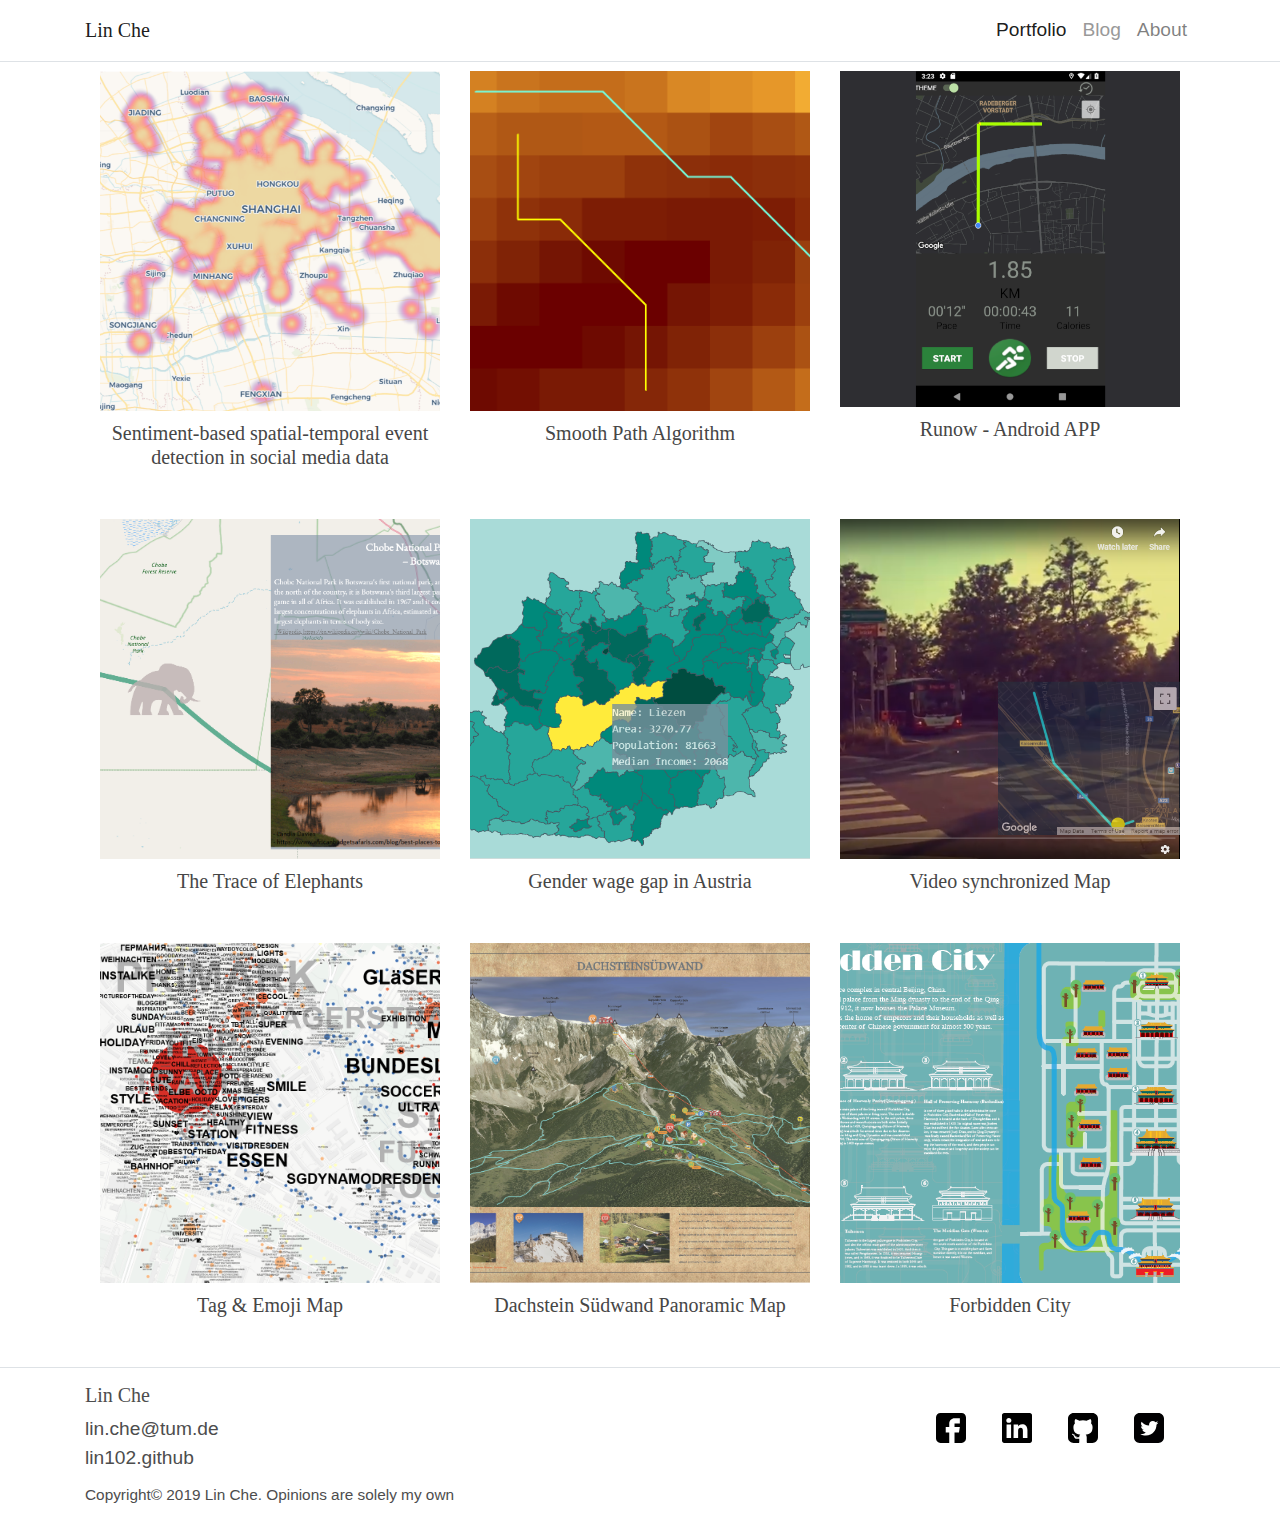
<file: index.html>
<!doctype html>
<html lang="en">
  <head>
    <!-- Required meta tags -->
    <meta charset="utf-8">
    <meta name="viewport" content="width=device-width, initial-scale=1, shrink-to-fit=no">
    <link rel="icon" href="img/lin.png">
    <!-- Bootstrap CSS -->
    <link rel="stylesheet" href="https://stackpath.bootstrapcdn.com/bootstrap/4.3.1/css/bootstrap.min.css" integrity="sha384-ggOyR0iXCbMQv3Xipma34MD+dH/1fQ784/j6cY/iJTQUOhcWr7x9JvoRxT2MZw1T" crossorigin="anonymous">

    <title>Lin Che</title>
    <link rel="stylesheet" href="css/lin_website.css">
  </head>
  <body>
  	
	<div class="container">
	
	<!--Header fixed navigation bar-->
	<nav class="row navbar fixed-top navbar-expand-sm border-bottom navbar-light">

	  <div class="container">
	  <a class="navbar-brand website-name" href="index.html">Lin Che</a>
	  
	  <!-- Toggler/collapsibe Button -->
      <button class="navbar-toggler" type="button" data-toggle="collapse" data-target="#navbarNav" aria-controls="navbarNav" aria-expanded="false" aria-label="Toggle navigation">
        <span class="navbar-toggler-icon"></span>
      </button>
      
      <!-- Navbar links -->
	  <div class="collapse navbar-collapse nav-links" id="navbarNav">
	    <ul class="navbar-nav">
	      <li class="nav-item active">
	        <a class="nav-link" href="index.html">Portfolio <span class="sr-only">(current)</span></a>
	      </li>
	      <li class="nav-item">
	        <a class="nav-link" href="#" style="color: #999">Blog</a>
	      </li>
	      <li class="nav-item">
	        <a class="nav-link" href="about.html">About</a>
	      </li>
	    </ul>
	  </div>
	  </div>
	  
	</nav>
	
	  <!--main body part-->
  	<!--thumbnails -->
  	<div class="container thumbnails-container">
  		<div class="row">
  			<div class="col-12 col-sm-12 col-md-6 col-lg-4 col-xl-4">
  			  <a href="projects/sentiment_event_detection/sentiment_event_detection.html">
              <img src="img/thumbnails/sentiment.jpg" alt="Sentiment-based spatial‐temporal event detection in social media data" class="img-fluid center-block thumb-img">
  			  </a>
              <h5 class="thumb-title">Sentiment-based spatial‐temporal event detection in social media data</h5>
            </div>
  			<div class="col-12 col-sm-12 col-md-6 col-lg-4 col-xl-4">
  			  <a href="projects/smoothpath/smoothpath.html">
              <img src="img/thumbnails/smooth_path.png" alt="Smooth Path Algorithm" class="img-fluid center-block thumb-img">
  			  </a>
              <h5 class="thumb-title">Smooth Path Algorithm</h5>
           </div>
  			<div class="col-12 col-sm-12 col-md-6 col-lg-4 col-xl-4">
  			  <a href="projects/runow/runow.html">
              <img src="img/thumbnails/runow1.png" alt="Runow Android APP" class="img-fluid center-block thumb-img">
  			  </a>
  			  <h5 class="thumb-title">Runow - Android APP</h5>
            </div>
        <div class="col-12 col-sm-12 col-md-6 col-lg-4 col-xl-4">    
              <a href="projects/elephant/elephant.html">
              <img src="img/thumbnails/elephant.png" alt="The Trace of Elephants" class="img-fluid center-block thumb-img">
              </a>
              <h5 class="thumb-title">The Trace of Elephants</h5>
  			</div>
  			<div class="col-12 col-sm-12 col-md-6 col-lg-4 col-xl-4">    
              <a href="projects/genderincome/genderincome.html">
              <img src="img/thumbnails/income_thumb.png" alt="Gender wage gap in Austria" class="img-fluid center-block thumb-img">
              </a>
              <h5 class="thumb-title">Gender wage gap in Austria</h5>
        </div>
        <div class="col-12 col-sm-12 col-md-6 col-lg-4 col-xl-4">    
              <a href="projects/syncvideo/syncvideo.html">
              <img src="img/thumbnails/video_thumb.png" alt="Video synchronized Map" class="img-fluid center-block thumb-img">
              </a>
              <h5 class="thumb-title">Video synchronized Map</h5>
        </div>
  			<div class="col-12 col-sm-12 col-md-6 col-lg-4 col-xl-4">    
              <a href="projects/tagmap/tagmap.html">
              <img src="img/thumbnails/tagmap.png" alt="Tag & Emoji Map" class="img-fluid center-block thumb-img">
              </a>
              <h5 class="thumb-title">Tag & Emoji Map</h5>
  			</div>

        <div class="col-12 col-sm-12 col-md-6 col-lg-4 col-xl-4">    
              <a href="projects/panoramic_map/panoramic.html">
              <img src="img/thumbnails/panoramic_thumb.png" alt="Dachstein Südwand Panoramic Map" class="img-fluid center-block thumb-img">
              </a>
              <h5 class="thumb-title">Dachstein Südwand Panoramic Map</h5>
        </div>
        <div class="col-12 col-sm-12 col-md-6 col-lg-4 col-xl-4">    
              <a href="projects/forbiddencity/forbiddencity.html">
              <img src="img/thumbnails/forbiddencity_thumb.png" alt="Forbidden City" class="img-fluid center-block thumb-img">
              </a>
              <h5 class="thumb-title">Forbidden City</h5>
        </div>
        
  
        
  		</div>
  	</div>
  	

  	</div>
  	
  	
    <!--footer-->
  	<footer class="footer border-top">
  		<div class="container">
  		<div class="row">	
  		<div class="col-12 col-sm-12 col-md-12 col-lg-6 col-xl-6"> 
  		  <h5 class="website-name">Lin Che</h5>
  		  <a href="mailto:lin.che@tum.de">lin.che@tum.de</a>
  		  <br>
  		  <a href="https://github.com/lin102">lin102.github</a>
        </div>
       
        <div class="col-12 col-sm-12 col-md-12 col-lg-6 col-xl-6">    
	        <div class="social">			
						<ul>
						<li class="facebook"><a href="https://www.facebook.com/linche102">Facebook</a></li>
						<li class="linkedin"><a href="https://www.linkedin.com/in/linche/">LinkedIn</a></li>
						<li class="github"><a href="https://github.com/lin102">Github</a></li>
						<li class="twitter"><a href="https://twitter.com/linche102">Twitter</a></li>


						</ul>		
			    </div>
        </div>
        
        <div class="col-12 col-sm-12 col-md-12 col-lg-12 col-xl-12"> 
        	<p class="copyright">
        	 Copyright© 2019 Lin Che. Opinions are solely my own
        	</p>
        </div>	
        
       </div>
  		</div>
  	</footer>  	
  	
    <!-- Optional JavaScript -->
    <!-- jQuery first, then Popper.js, then Bootstrap JS -->
    <script src="https://code.jquery.com/jquery-3.3.1.slim.min.js" integrity="sha384-q8i/X+965DzO0rT7abK41JStQIAqVgRVzpbzo5smXKp4YfRvH+8abtTE1Pi6jizo" crossorigin="anonymous"></script>
    <script src="https://cdnjs.cloudflare.com/ajax/libs/popper.js/1.14.7/umd/popper.min.js" integrity="sha384-UO2eT0CpHqdSJQ6hJty5KVphtPhzWj9WO1clHTMGa3JDZwrnQq4sF86dIHNDz0W1" crossorigin="anonymous"></script>
    <script src="https://stackpath.bootstrapcdn.com/bootstrap/4.3.1/js/bootstrap.min.js" integrity="sha384-JjSmVgyd0p3pXB1rRibZUAYoIIy6OrQ6VrjIEaFf/nJGzIxFDsf4x0xIM+B07jRM" crossorigin="anonymous"></script>
  </body>
</html>
</file>
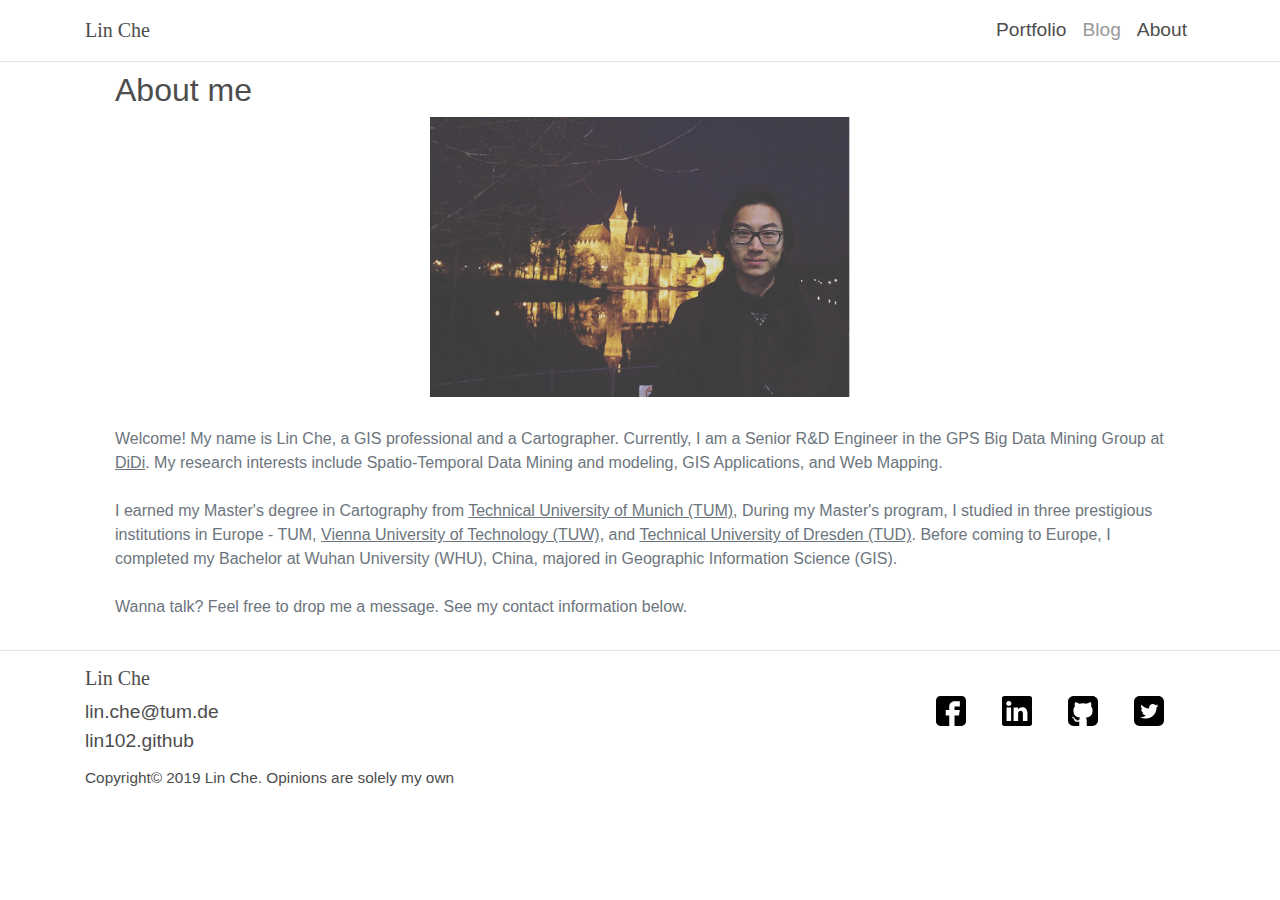
<file: about.html>
<!doctype html>
<html lang="en">
  <head>
    <!-- Required meta tags -->
    <meta charset="utf-8">
    <meta name="viewport" content="width=device-width, initial-scale=1, shrink-to-fit=no">
    <link rel="icon" href="img/lin.png">
    <!-- Bootstrap CSS -->
    <link rel="stylesheet" href="https://stackpath.bootstrapcdn.com/bootstrap/4.3.1/css/bootstrap.min.css" integrity="sha384-ggOyR0iXCbMQv3Xipma34MD+dH/1fQ784/j6cY/iJTQUOhcWr7x9JvoRxT2MZw1T" crossorigin="anonymous">

    <title>Lin Che</title>
    <link rel="stylesheet" href="css/lin_website.css">
  </head>
  <body>
  	
	<div class="container">
	
	<!--Header fixed navigation bar-->
	<nav class="row navbar fixed-top navbar-expand-sm border-bottom">

	  <div class="container">
	  <a class="navbar-brand website-name" href="index.html">Lin Che</a>
	  
	  <!-- Toggler/collapsibe Button -->
      <button class="navbar-toggler" type="button" data-toggle="collapse" data-target="#navbarNav" aria-controls="navbarNav" aria-expanded="false" aria-label="Toggle navigation">
        <span class="navbar-toggler-icon"></span>
      </button>
      
      <!-- Navbar links -->
	  <div class="collapse navbar-collapse nav-links" id="navbarNav">
	    <ul class="navbar-nav">
	      <li class="nav-item active">
	        <a class="nav-link" href="index.html">Portfolio</a>
	      </li>
	      <li class="nav-item">
	        <a class="nav-link" href="#" style="color: #999">Blog</a>
	      </li>
	      <li class="nav-item">
	        <a class="nav-link" href="about.html">About <span class="sr-only">(current)</span></a>
	      </li>
	    </ul>
	  </div>
	  </div>
	  
	</nav>
	
	
  	<!--main body part-->
  	<div class="container mainbody-container">
	  <div class="col-12 col-sm-12 col-md-12 col-lg-12 col-xl-12"> 
	  	<h2>About me</h2>
	  </div>
	  <div class="col-12 col-sm-12 col-md-12 col-lg-12 col-xl-12"> 
	  	 <img src="img/about_profileimage.png" alt="Lin Che" class="img-fluid center-block profile-image">
	  </div>
	  <div class="col-12 col-sm-12 col-md-12 col-lg-12 col-xl-12"> 
	  	 <p class="about-text">
			Welcome! My name is Lin Che, a GIS professional and a Cartographer. Currently, I am a Senior R&D Engineer in the GPS Big Data Mining Group at <a class="about-link" href="https://www.didiglobal.com/">DiDi</a>. My research interests include Spatio-Temporal Data Mining and modeling, GIS Applications, and Web Mapping. <br /> <br />

			I earned my Master's degree in Cartography from <a class="about-link" href="https://www.tum.de/nc/en/homepage/">Technical University of Munich (TUM)</a>, During my Master's program, I studied in three prestigious institutions in Europe - TUM, <a class="about-link" href="https://www.tuwien.at/en/">Vienna University of Technology (TUW)</a>, and <a class="about-link" href="https://tu-dresden.de/?set_language=en">Technical University of Dresden (TUD)</a>. Before coming to Europe, I completed my Bachelor at Wuhan University (WHU), China, majored in Geographic Information Science (GIS). <br /> <br /> 

			Wanna talk? Feel free to drop me a message. See my contact information below.

				
			
	  	 </p>
	  	 
	  	 
	  	 
	  	 
	  	 
	  </div>
  	
  	</div>
  	

  	</div>
  	
  	
    <!--footer-->
  	<footer class="footer border-top">
  		<div class="container">
  		<div class="row">	
  		<div class="col-12 col-sm-12 col-md-12 col-lg-6 col-xl-6"> 
  		  <h5 class="website-name">Lin Che</h5>
  		  <a href="mailto:lin.che@tum.de">lin.che@tum.de</a>
  		  <br>
  		  <a href="https://github.com/lin102">lin102.github</a>
        </div>
       
        <div class="col-12 col-sm-12 col-md-12 col-lg-6 col-xl-6">    
	        <div class="social">			
						<ul>
						<li class="facebook"><a href="https://www.facebook.com/linche102">Facebook</a></li>
						<li class="linkedin"><a href="https://www.linkedin.com/in/linche/">LinkedIn</a></li>
						<li class="github"><a href="https://github.com/lin102">Github</a></li>
						<li class="twitter"><a href="https://twitter.com/linche102">Twitter</a></li>


						</ul>		
			    </div>
        </div>
        
        <div class="col-12 col-sm-12 col-md-12 col-lg-12 col-xl-12"> 
        	<p class="copyright">
        	 Copyright© 2019 Lin Che. Opinions are solely my own
        	</p>
        </div>	
        
       </div>
  		</div>
  	</footer>  	
  	
    <!-- Optional JavaScript -->
    <!-- jQuery first, then Popper.js, then Bootstrap JS -->
    <script src="https://code.jquery.com/jquery-3.3.1.slim.min.js" integrity="sha384-q8i/X+965DzO0rT7abK41JStQIAqVgRVzpbzo5smXKp4YfRvH+8abtTE1Pi6jizo" crossorigin="anonymous"></script>
    <script src="https://cdnjs.cloudflare.com/ajax/libs/popper.js/1.14.7/umd/popper.min.js" integrity="sha384-UO2eT0CpHqdSJQ6hJty5KVphtPhzWj9WO1clHTMGa3JDZwrnQq4sF86dIHNDz0W1" crossorigin="anonymous"></script>
    <script src="https://stackpath.bootstrapcdn.com/bootstrap/4.3.1/js/bootstrap.min.js" integrity="sha384-JjSmVgyd0p3pXB1rRibZUAYoIIy6OrQ6VrjIEaFf/nJGzIxFDsf4x0xIM+B07jRM" crossorigin="anonymous"></script>
  </body>
</html>
</file>
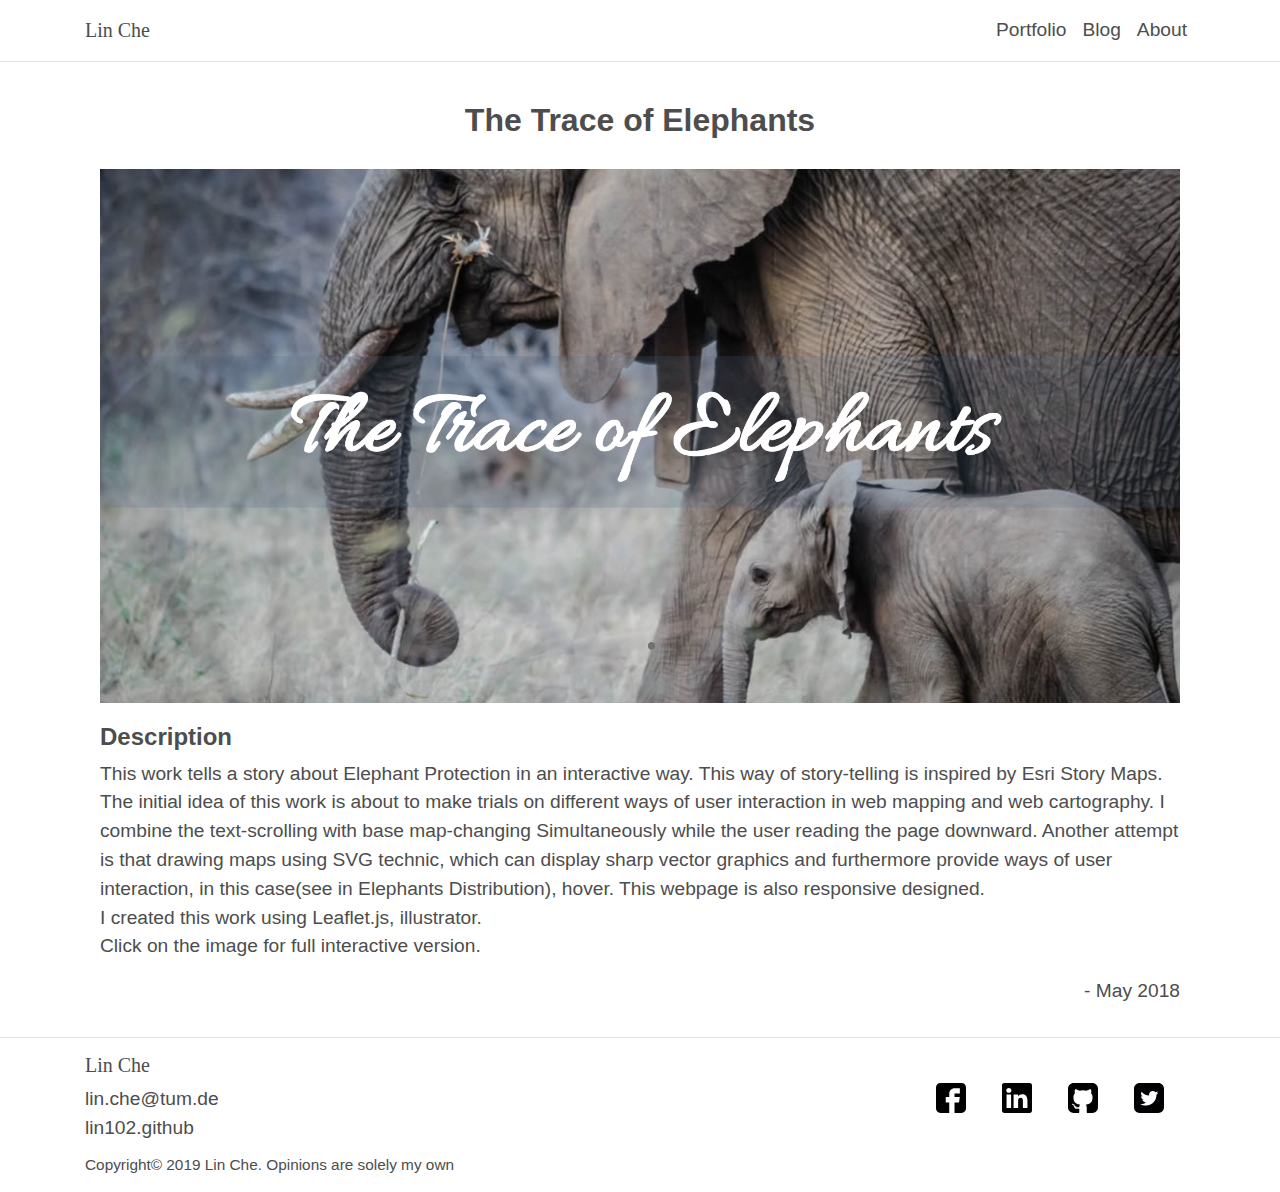
<file: projects/elephant/elephant.html>
<!doctype html>
<html lang="en">
  <head>
    <!-- Required meta tags -->
    <meta charset="utf-8">
    <meta name="viewport" content="width=device-width, initial-scale=1, shrink-to-fit=no">
    <link rel="icon" href="../../img/lin.png">
    <!-- Bootstrap CSS -->
    <link rel="stylesheet" href="https://stackpath.bootstrapcdn.com/bootstrap/4.3.1/css/bootstrap.min.css" integrity="sha384-ggOyR0iXCbMQv3Xipma34MD+dH/1fQ784/j6cY/iJTQUOhcWr7x9JvoRxT2MZw1T" crossorigin="anonymous">

    <title>Lin Che</title>
    <link rel="stylesheet" href="../../css/lin_website.css">
  </head>
  <body>
  	
	<div class="container">
	
	<!--Header fixed navigation bar-->
	<nav class="row navbar fixed-top navbar-expand-sm border-bottom">

	  <div class="container">
	  <a class="navbar-brand website-name" href="../../index.html">Lin Che</a>
	  
	  <!-- Toggler/collapsibe Button -->
      <button class="navbar-toggler" type="button" data-toggle="collapse" data-target="#navbarNav" aria-controls="navbarNav" aria-expanded="false" aria-label="Toggle navigation">
        <span class="navbar-toggler-icon"></span>
      </button>
      
      <!-- Navbar links -->
	  <div class="collapse navbar-collapse nav-links" id="navbarNav">
	    <ul class="navbar-nav">
	      <li class="nav-item active">
	        <a class="nav-link" href="../../index.html">Portfolio</a>
	      </li>
	      <li class="nav-item">
	        <a class="nav-link" href="#">Blog</a>
	      </li>
	      <li class="nav-item">
	        <a class="nav-link" href="../../about.html">About <span class="sr-only">(current)</span></a>
	      </li>
	    </ul>
	  </div>
	  </div>
	  
	</nav>
	
	
<!--main body part-->
  	<div class="container mainbody-container">
  	 <div class="row">	
	  <div class="col-12 col-sm-12 col-md-12 col-lg-12 col-xl-12"> 
	  	<h2 class="text-center project-title" > 
	  		<a href="index.html" >The Trace of Elephants</a>
	  	</h2>
	  </div>	
	  <div class="col-12 col-sm-12 col-md-12 col-lg-12 col-xl-12"> 
	  	<a href="index.html">
	  	<img src="profile_img.png" alt="The Trace of Elephants" class="img-fluid center-block project-image thumb-img">
	  	</a>
	  	
	  	<h4 class="project-subtitle">Description</h4>
	  	<p>
			This work tells a story about Elephant Protection in an interactive way. This way of story-telling is inspired by Esri Story Maps. <br>
			The initial idea of this work is about to make trials on different ways of user interaction in web mapping and web cartography. 
			I combine the text-scrolling with base map-changing Simultaneously while the user reading the page downward. Another attempt is that drawing maps using SVG technic, 
			which can display sharp vector graphics and furthermore provide ways of user interaction, in this case(see in Elephants Distribution), hover. This webpage is also responsive designed.<br>
			I created this work using Leaflet.js, illustrator.<br>
			Click on the image for full interactive version.
       </p>
      <p class="text-right">- May 2018</p>  
         
	  </div>
  	
  	</div>
  	
    </div>
  	</div>
  	
  	
    <!--footer-->
  	<footer class="footer border-top">
  		<div class="container">
  		<div class="row">	
  		<div class="col-12 col-sm-12 col-md-12 col-lg-6 col-xl-6"> 
  		  <h5 class="website-name">Lin Che</h5>
  		  <a href="mailto:lin.che@tum.de">lin.che@tum.de</a>
  		  <br>
  		  <a href="https://github.com/lin102">lin102.github</a>
        </div>
       
        <div class="col-12 col-sm-12 col-md-12 col-lg-6 col-xl-6">    
	        <div class="social">			
						<ul>
						<li class="facebook"><a href="https://www.facebook.com/linche102">Facebook</a></li>
						<li class="linkedin"><a href="https://www.linkedin.com/in/linche/">LinkedIn</a></li>
						<li class="github"><a href="https://github.com/lin102">Github</a></li>
						<li class="twitter"><a href="https://twitter.com/linche102">Twitter</a></li>


						</ul>		
			    </div>
        </div>
        
        <div class="col-12 col-sm-12 col-md-12 col-lg-12 col-xl-12"> 
        	<p class="copyright">
        	 Copyright© 2019 Lin Che. Opinions are solely my own
        	</p>
        </div>	
        
      </div>
  	</div>
  	</footer>  	
  	
    <!-- Optional JavaScript -->
    <!-- jQuery first, then Popper.js, then Bootstrap JS -->
    <script src="https://code.jquery.com/jquery-3.3.1.slim.min.js" integrity="sha384-q8i/X+965DzO0rT7abK41JStQIAqVgRVzpbzo5smXKp4YfRvH+8abtTE1Pi6jizo" crossorigin="anonymous"></script>
    <script src="https://cdnjs.cloudflare.com/ajax/libs/popper.js/1.14.7/umd/popper.min.js" integrity="sha384-UO2eT0CpHqdSJQ6hJty5KVphtPhzWj9WO1clHTMGa3JDZwrnQq4sF86dIHNDz0W1" crossorigin="anonymous"></script>
    <script src="https://stackpath.bootstrapcdn.com/bootstrap/4.3.1/js/bootstrap.min.js" integrity="sha384-JjSmVgyd0p3pXB1rRibZUAYoIIy6OrQ6VrjIEaFf/nJGzIxFDsf4x0xIM+B07jRM" crossorigin="anonymous"></script>
  </body>
</html>
</file>
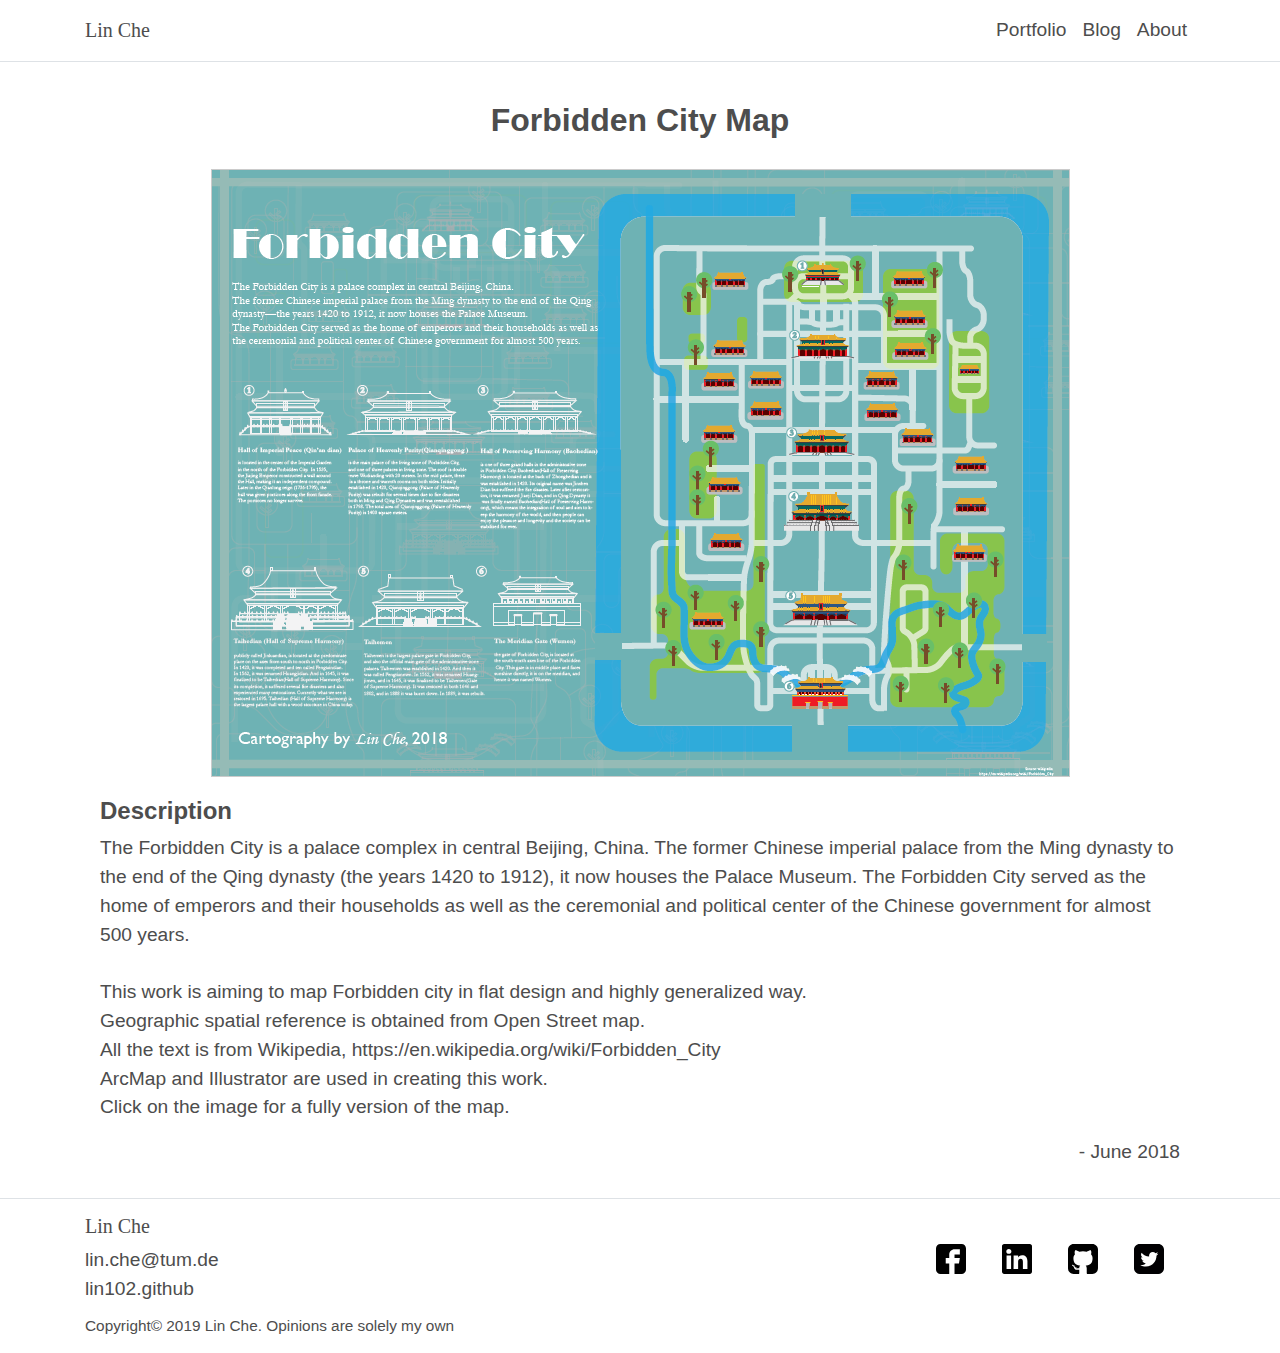
<file: projects/forbiddencity/forbiddencity.html>
<!doctype html>
<html lang="en">
  <head>
    <!-- Required meta tags -->
    <meta charset="utf-8">
    <meta name="viewport" content="width=device-width, initial-scale=1, shrink-to-fit=no">
    <link rel="icon" href="../../img/lin.png">
    <!-- Bootstrap CSS -->
    <link rel="stylesheet" href="https://stackpath.bootstrapcdn.com/bootstrap/4.3.1/css/bootstrap.min.css" integrity="sha384-ggOyR0iXCbMQv3Xipma34MD+dH/1fQ784/j6cY/iJTQUOhcWr7x9JvoRxT2MZw1T" crossorigin="anonymous">

    <title>Lin Che</title>
    <link rel="stylesheet" href="../../css/lin_website.css">
  </head>
  <body>
  	
	<div class="container">
	
	<!--Header fixed navigation bar-->
	<nav class="row navbar fixed-top navbar-expand-sm border-bottom">

	  <div class="container">
	  <a class="navbar-brand website-name" href="../../index.html">Lin Che</a>
	  
	  <!-- Toggler/collapsibe Button -->
      <button class="navbar-toggler" type="button" data-toggle="collapse" data-target="#navbarNav" aria-controls="navbarNav" aria-expanded="false" aria-label="Toggle navigation">
        <span class="navbar-toggler-icon"></span>
      </button>
      
      <!-- Navbar links -->
	  <div class="collapse navbar-collapse nav-links" id="navbarNav">
	    <ul class="navbar-nav">
	      <li class="nav-item active">
	        <a class="nav-link" href="../../index.html">Portfolio</a>
	      </li>
	      <li class="nav-item">
	        <a class="nav-link" href="#">Blog</a>
	      </li>
	      <li class="nav-item">
	        <a class="nav-link" href="../../about.html">About <span class="sr-only">(current)</span></a>
	      </li>
	    </ul>
	  </div>
	  </div>
	  
	</nav>
	
	
<!--main body part-->
  	<div class="container mainbody-container">
  	 <div class="row">	
	  <div class="col-12 col-sm-12 col-md-12 col-lg-12 col-xl-12"> 
	  	<h2 class="text-center project-title" > 
	  	 Forbidden City Map
	  	</h2>
	  </div>	
	  <div class="col-12 col-sm-12 col-md-12 col-lg-12 col-xl-12"> 
	  	<a href="TheForbiddenCityA2.pdf">
	  	<img src="theforbiddencity.png" alt="Forbidden City Map" class="img-fluid center-block project-image thumb-img">
	  	</a>
	  	<h4 class="project-subtitle">Description</h4>
	  	<p>
	  	The Forbidden City is a palace complex in central Beijing, China. The former Chinese imperial palace from the Ming dynasty to the end of the Qing dynasty (the years 1420 to 1912), it now houses the Palace Museum. The Forbidden City served as the home of emperors and their households as well as the ceremonial and political center of the Chinese government for almost 500 years.
        <br><br> 
		This work is aiming to map Forbidden city in flat design and highly generalized way.<br>
		Geographic spatial reference is obtained from Open Street map. <br>
		All the text is from Wikipedia,<a href="https://en.wikipedia.org/wiki/Forbidden_City"> https://en.wikipedia.org/wiki/Forbidden_City</a><br>
		ArcMap and Illustrator are used in creating this work.<br>
		Click on the image for a fully version of the map.
	  	</p>
	  	<p class="text-right">- June 2018</p>
	  </div>
  	</div>
    </div>
  	</div>
  	
  	
    <!--footer-->
  	<footer class="footer border-top">
  		<div class="container">
  		<div class="row">	
  		<div class="col-12 col-sm-12 col-md-12 col-lg-6 col-xl-6"> 
  		  <h5 class="website-name">Lin Che</h5>
  		  <a href="mailto:lin.che@tum.de">lin.che@tum.de</a>
  		  <br>
  		  <a href="https://github.com/lin102">lin102.github</a>
        </div>
       
        <div class="col-12 col-sm-12 col-md-12 col-lg-6 col-xl-6">    
	        <div class="social">			
						<ul>
						<li class="facebook"><a href="https://www.facebook.com/linche102">Facebook</a></li>
						<li class="linkedin"><a href="https://www.linkedin.com/in/linche/">LinkedIn</a></li>
						<li class="github"><a href="https://github.com/lin102">Github</a></li>
						<li class="twitter"><a href="https://twitter.com/linche102">Twitter</a></li>


						</ul>		
			    </div>
        </div>
        
        <div class="col-12 col-sm-12 col-md-12 col-lg-12 col-xl-12"> 
        	<p class="copyright">
        	 Copyright© 2019 Lin Che. Opinions are solely my own
        	</p>
        </div>	
        
      </div>
  	</div>
  	</footer>  	
  	
    <!-- Optional JavaScript -->
    <!-- jQuery first, then Popper.js, then Bootstrap JS -->
    <script src="https://code.jquery.com/jquery-3.3.1.slim.min.js" integrity="sha384-q8i/X+965DzO0rT7abK41JStQIAqVgRVzpbzo5smXKp4YfRvH+8abtTE1Pi6jizo" crossorigin="anonymous"></script>
    <script src="https://cdnjs.cloudflare.com/ajax/libs/popper.js/1.14.7/umd/popper.min.js" integrity="sha384-UO2eT0CpHqdSJQ6hJty5KVphtPhzWj9WO1clHTMGa3JDZwrnQq4sF86dIHNDz0W1" crossorigin="anonymous"></script>
    <script src="https://stackpath.bootstrapcdn.com/bootstrap/4.3.1/js/bootstrap.min.js" integrity="sha384-JjSmVgyd0p3pXB1rRibZUAYoIIy6OrQ6VrjIEaFf/nJGzIxFDsf4x0xIM+B07jRM" crossorigin="anonymous"></script>
  </body>
</html>
</file>
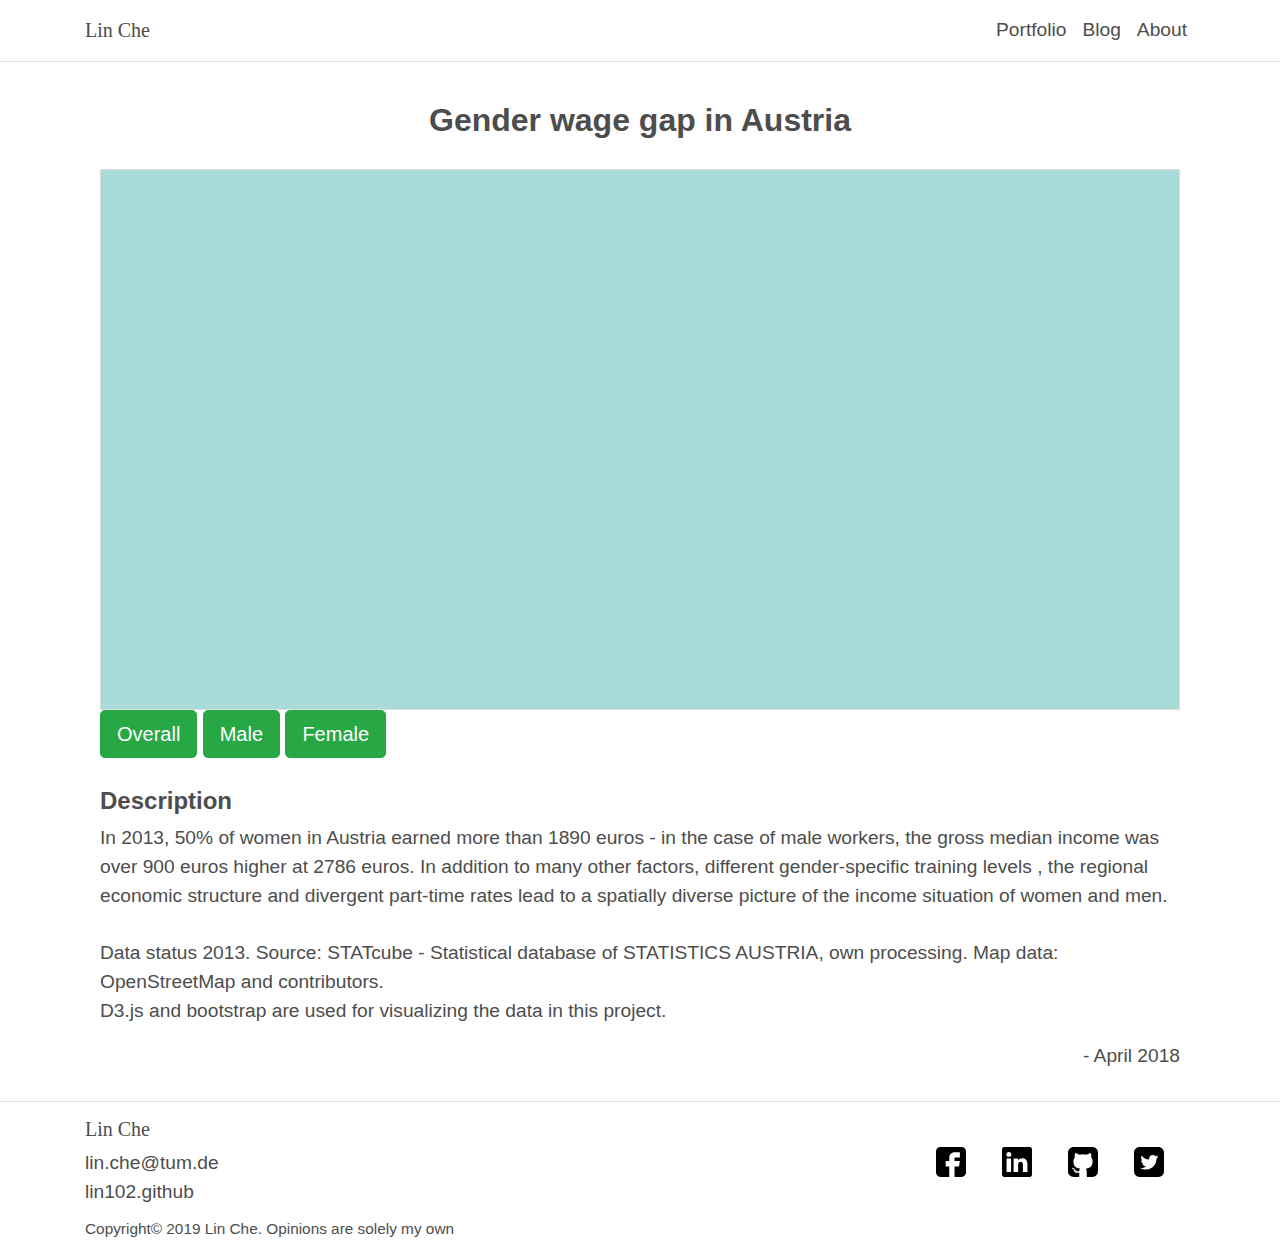
<file: projects/genderincome/genderincome.html>
<!doctype html>
<html lang="en">
  <head>
    <!-- Required meta tags -->
    <meta charset="utf-8">
    <meta name="viewport" content="width=device-width, initial-scale=1, shrink-to-fit=no">
    <link rel="icon" href="../../img/lin.png">
    <!-- Bootstrap CSS -->
    <link rel="stylesheet" href="https://stackpath.bootstrapcdn.com/bootstrap/4.3.1/css/bootstrap.min.css" integrity="sha384-ggOyR0iXCbMQv3Xipma34MD+dH/1fQ784/j6cY/iJTQUOhcWr7x9JvoRxT2MZw1T" crossorigin="anonymous">

    <title>Lin Che</title>
    <link rel="stylesheet" href="../../css/lin_website.css">
    <script src="https://d3js.org/d3.v4.js"></script>
    <link href="income.css" rel="stylesheet" type="text/css"/>
  </head>
  <body>
  	
	<div class="container">
	
	<!--Header fixed navigation bar-->
	<nav class="row navbar fixed-top navbar-expand-sm border-bottom">

	  <div class="container">
	  <a class="navbar-brand website-name" href="../../index.html">Lin Che</a>
	  
	  <!-- Toggler/collapsibe Button -->
      <button class="navbar-toggler" type="button" data-toggle="collapse" data-target="#navbarNav" aria-controls="navbarNav" aria-expanded="false" aria-label="Toggle navigation">
        <span class="navbar-toggler-icon"></span>
      </button>
      
      <!-- Navbar links -->
	  <div class="collapse navbar-collapse nav-links" id="navbarNav">
	    <ul class="navbar-nav">
	      <li class="nav-item active">
	        <a class="nav-link" href="../../index.html">Portfolio</a>
	      </li>
	      <li class="nav-item">
	        <a class="nav-link" href="#">Blog</a>
	      </li>
	      <li class="nav-item">
	        <a class="nav-link" href="../../about.html">About <span class="sr-only">(current)</span></a>
	      </li>
	    </ul>
	  </div>
	  </div>
	  
	</nav>
	
	
<!--main body part-->
  	<div class="container mainbody-container">
  	 <div class="row">	
	  <div class="col-12 col-sm-12 col-md-12 col-lg-12 col-xl-12"> 
	  	<h2 class="text-center project-title" > 
	  	 Gender wage gap in Austria
	  	</h2>
	  </div>	
	  <div class="col-12 col-sm-12 col-md-12 col-lg-12 col-xl-12"> 
	  	<svg class="map" id="map1" viewBox="0 0 800 400">
			<g class="mapRoot"></g>
		</svg>
		</div>
		<div class="col-12 col-sm-12 col-md-12 col-lg-12 col-xl-12">
	  <button id="overallIncomeButton" type="button" class="btn btn-success btn-lg">Overall</button>
		<button id="medianIncomeM_Button" type="button" class="btn btn-success btn-lg">Male</button>
		<button id="medianIncomeF_Button" type="button" class="btn btn-success btn-lg">Female</button>
	  </div>
	  <div class="col-12 col-sm-12 col-md-12 col-lg-12 col-xl-12">
	  <br>
  	<h4 class="project-subtitle">Description</h4>
  	<p>
	  	In 2013, 50% of women in Austria earned more than 1890 euros - in the case of male workers, the gross median income was over 900 euros higher at 2786 euros. In addition to many other factors, different gender-specific training levels , the regional economic structure and divergent part-time rates lead to a spatially diverse picture of the income situation of women and men. 	
	  	<br>
	  	<br>
	  	Data status 2013. Source: STATcube - Statistical database of STATISTICS AUSTRIA, own processing. Map data: OpenStreetMap and contributors. 
	  	<br>
	  	D3.js and bootstrap are used for visualizing the data in this project.
	  </p>
	  <p class="text-right">- April 2018</p>
  
	  </div>
  	</div>
    </div>
  	</div>
  
  
    <!--footer-->
  	<footer class="footer border-top">
  		<div class="container">
  		<div class="row">	
  		<div class="col-12 col-sm-12 col-md-12 col-lg-6 col-xl-6"> 
  		  <h5 class="website-name">Lin Che</h5>
  		  <a href="mailto:lin.che@tum.de">lin.che@tum.de</a>
  		  <br>
  		  <a href="https://github.com/lin102">lin102.github</a>
        </div>
       
        <div class="col-12 col-sm-12 col-md-12 col-lg-6 col-xl-6">    
	        <div class="social">			
						<ul>
						<li class="facebook"><a href="https://www.facebook.com/linche102">Facebook</a></li>
						<li class="linkedin"><a href="https://www.linkedin.com/in/linche/">LinkedIn</a></li>
						<li class="github"><a href="https://github.com/lin102">Github</a></li>
						<li class="twitter"><a href="https://twitter.com/linche102">Twitter</a></li>


						</ul>		
			    </div>
        </div>
        
        <div class="col-12 col-sm-12 col-md-12 col-lg-12 col-xl-12"> 
        	<p class="copyright">
        	 Copyright© 2019 Lin Che. Opinions are solely my own
        	</p>
        </div>	
        
      </div>
  	</div>
  	</footer>  
  	
  	
<script type="text/javascript" src='income.js'></script>
    <!-- Optional JavaScript -->
    <!-- jQuery first, then Popper.js, then Bootstrap JS -->
    <script src="https://code.jquery.com/jquery-3.3.1.slim.min.js" integrity="sha384-q8i/X+965DzO0rT7abK41JStQIAqVgRVzpbzo5smXKp4YfRvH+8abtTE1Pi6jizo" crossorigin="anonymous"></script>
    <script src="https://cdnjs.cloudflare.com/ajax/libs/popper.js/1.14.7/umd/popper.min.js" integrity="sha384-UO2eT0CpHqdSJQ6hJty5KVphtPhzWj9WO1clHTMGa3JDZwrnQq4sF86dIHNDz0W1" crossorigin="anonymous"></script>
    <script src="https://stackpath.bootstrapcdn.com/bootstrap/4.3.1/js/bootstrap.min.js" integrity="sha384-JjSmVgyd0p3pXB1rRibZUAYoIIy6OrQ6VrjIEaFf/nJGzIxFDsf4x0xIM+B07jRM" crossorigin="anonymous"></script>
  </body>
</html>
</file>
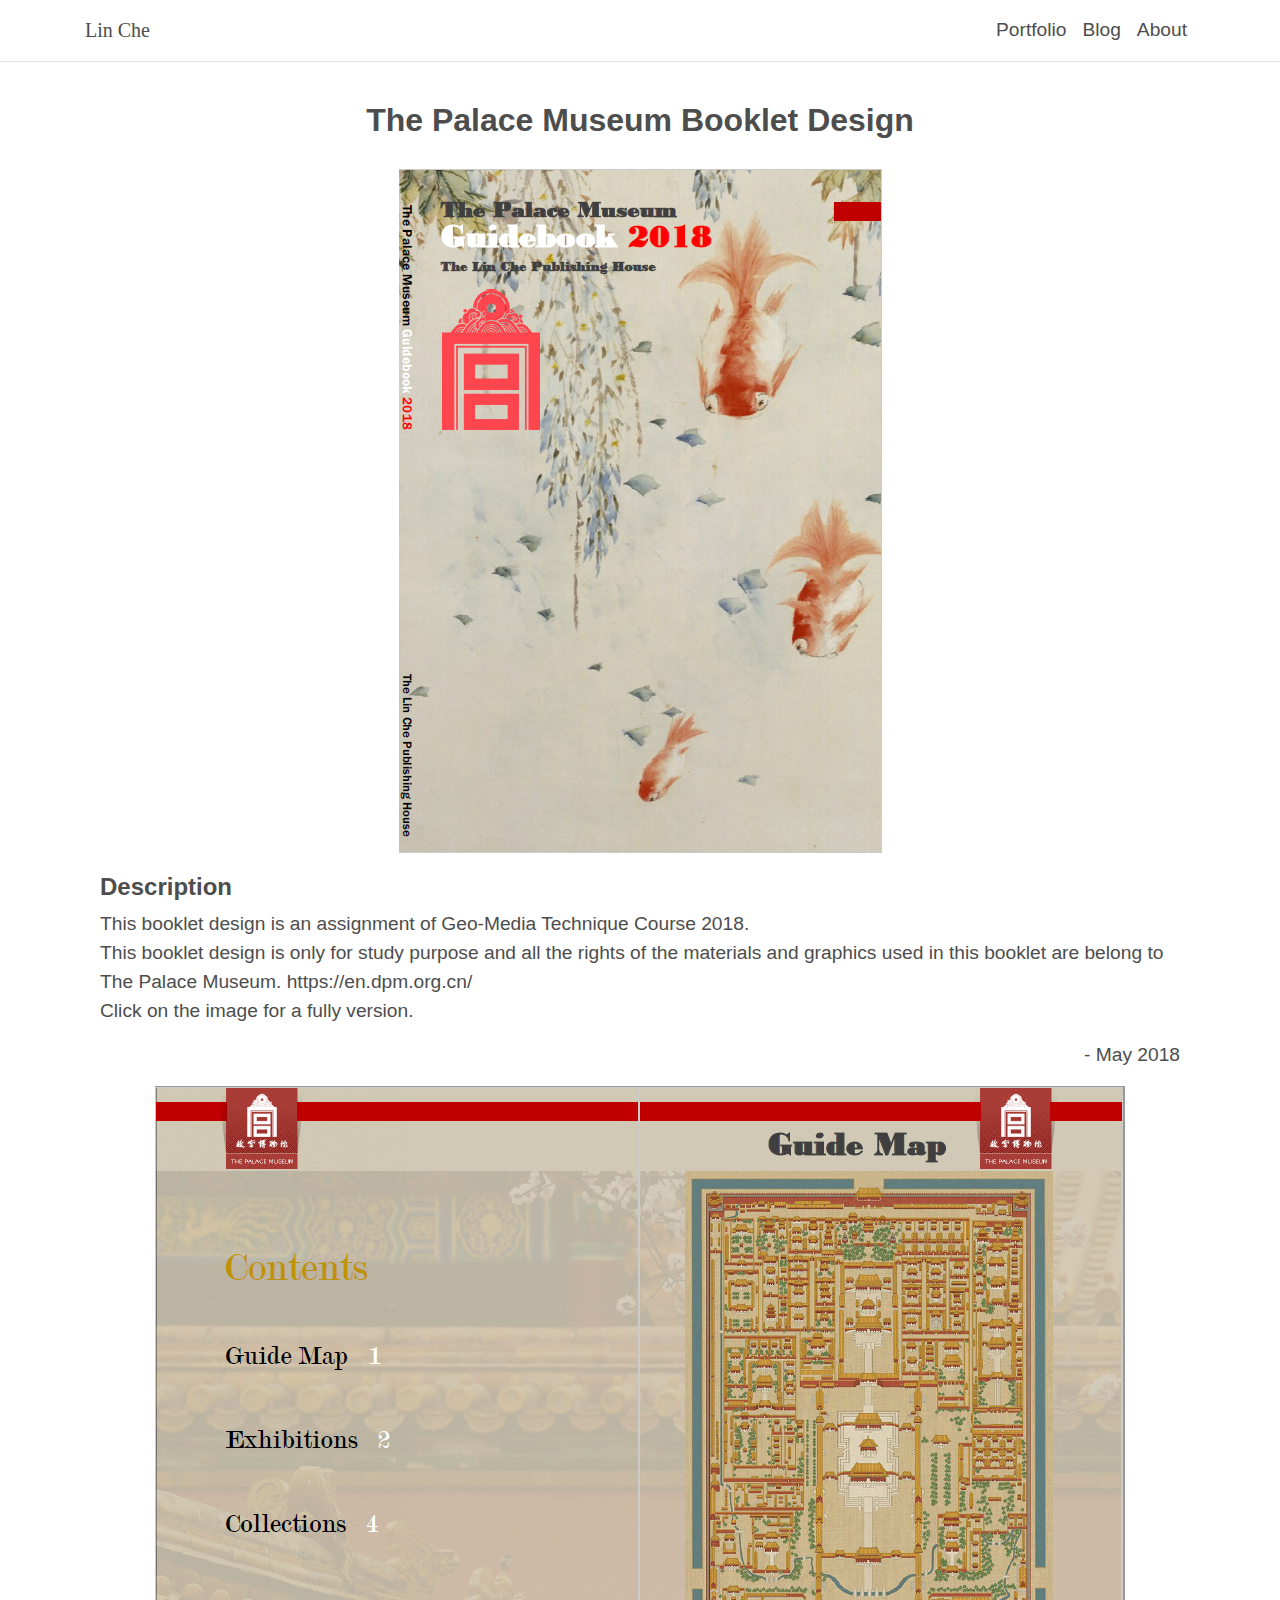
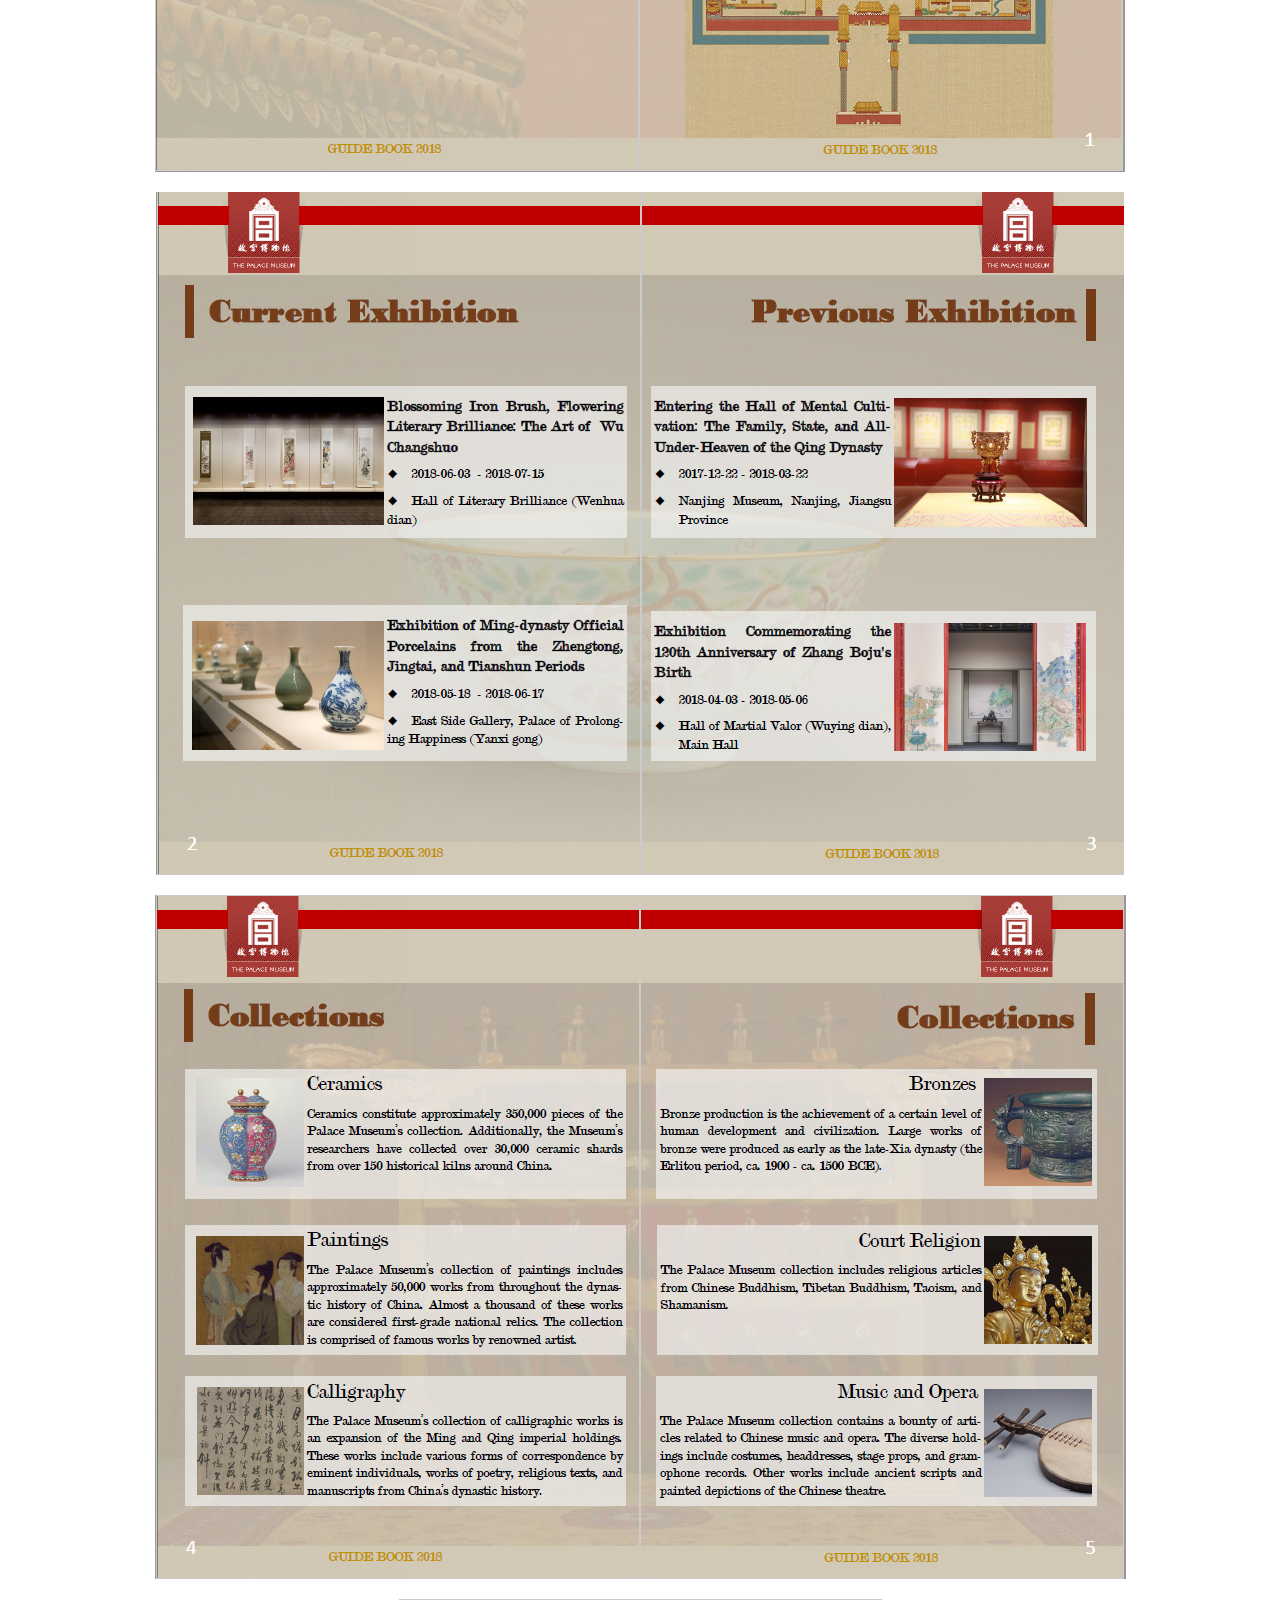
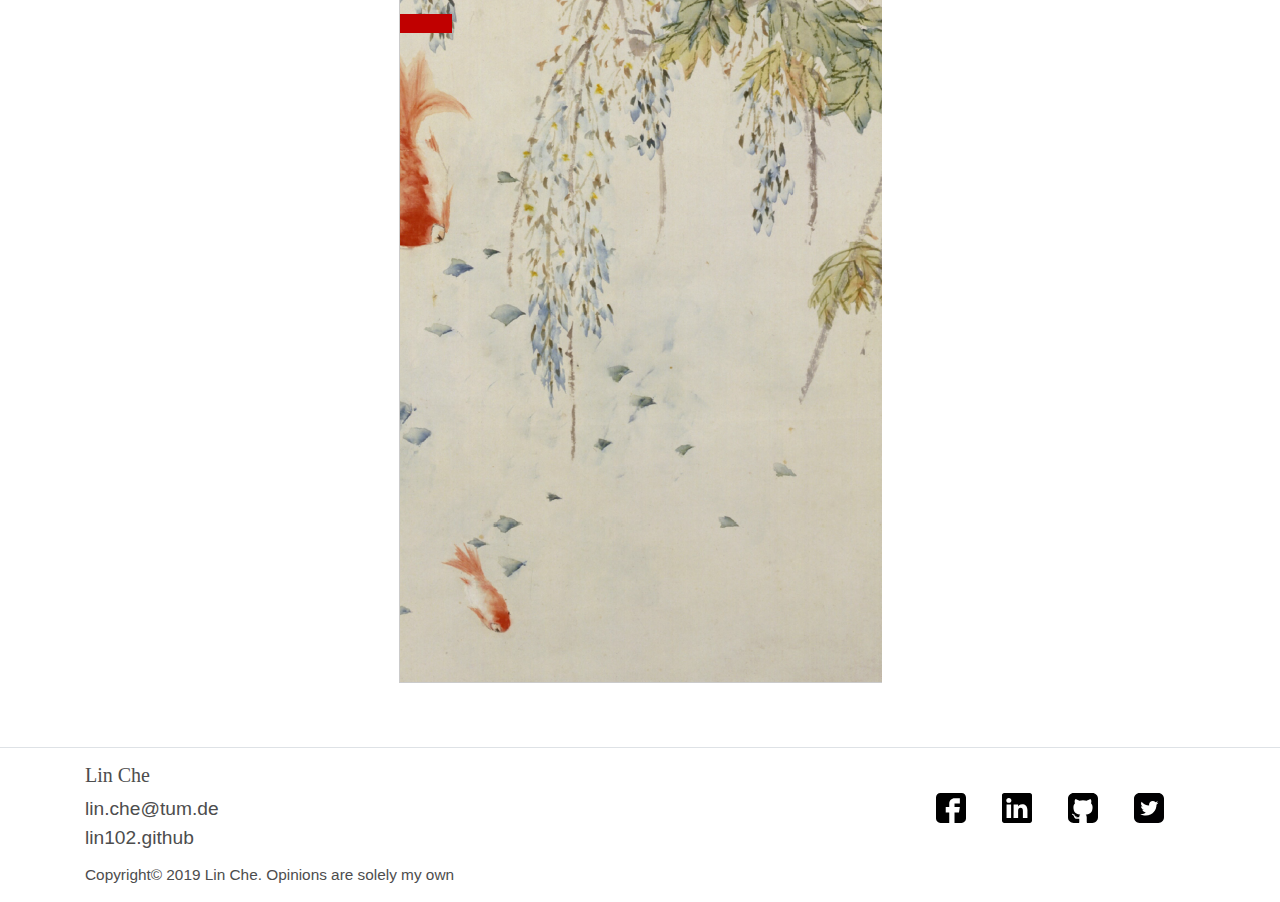
<file: projects/museumbooklet/museumbooklet.html>
<!doctype html>
<html lang="en">
  <head>
    <!-- Required meta tags -->
    <meta charset="utf-8">
    <meta name="viewport" content="width=device-width, initial-scale=1, shrink-to-fit=no">
    <link rel="icon" href="../../img/lin.png">
    <!-- Bootstrap CSS -->
    <link rel="stylesheet" href="https://stackpath.bootstrapcdn.com/bootstrap/4.3.1/css/bootstrap.min.css" integrity="sha384-ggOyR0iXCbMQv3Xipma34MD+dH/1fQ784/j6cY/iJTQUOhcWr7x9JvoRxT2MZw1T" crossorigin="anonymous">

    <title>Lin Che</title>
    <link rel="stylesheet" href="../../css/lin_website.css">
  </head>
  <body>
  	
	<div class="container">
	
	<!--Header fixed navigation bar-->
	<nav class="row navbar fixed-top navbar-expand-sm border-bottom">

	  <div class="container">
	  <a class="navbar-brand website-name" href="../../index.html">Lin Che</a>
	  
	  <!-- Toggler/collapsibe Button -->
      <button class="navbar-toggler" type="button" data-toggle="collapse" data-target="#navbarNav" aria-controls="navbarNav" aria-expanded="false" aria-label="Toggle navigation">
        <span class="navbar-toggler-icon"></span>
      </button>
      
      <!-- Navbar links -->
	  <div class="collapse navbar-collapse nav-links" id="navbarNav">
	    <ul class="navbar-nav">
	      <li class="nav-item active">
	        <a class="nav-link" href="../../index.html">Portfolio</a>
	      </li>
	      <li class="nav-item">
	        <a class="nav-link" href="#">Blog</a>
	      </li>
	      <li class="nav-item">
	        <a class="nav-link" href="../../about.html">About <span class="sr-only">(current)</span></a>
	      </li>
	    </ul>
	  </div>
	  </div>
	  
	</nav>
	
	
<!--main body part-->
  	<div class="container mainbody-container">
  	 <div class="row">	
	  <div class="col-12 col-sm-12 col-md-12 col-lg-12 col-xl-12"> 
	  	<h2 class="text-center project-title" > 
	  	 The Palace Museum Booklet Design
	  	</h2>
	  </div>	
	  <div class="col-12 col-sm-12 col-md-12 col-lg-12 col-xl-12"> 
	  	<a href="museumbooklet.pdf">
	  	<img src="booklet1.png" alt="The Palace Museum Booklet Design" class="img-fluid center-block project-image thumb-img">
	  	</a>
	  	<h4 class="project-subtitle">Description</h4>
	  	<p>
	  	This booklet design is an assignment of Geo-Media Technique Course 2018. 
	  	<br>
	  	This booklet design is only for study purpose and all the rights of the materials and graphics used in this booklet are belong to The Palace Museum. <a href="https://en.dpm.org.cn/">https://en.dpm.org.cn/</a>   
	  	<br>
	  	Click on the image for a fully version.
	  	</p>
	  	<p class="text-right">- May 2018</p>
	  	<a href="museumbooklet.pdf">
	  	<img src="booklet2.png" alt="The Palace Museum Booklet Design" class="img-fluid center-block project-image thumb-img">
	  	</a>
	  	<a href="museumbooklet.pdf">
	  	<img src="booklet3.png" alt="The Palace Museum Booklet Design" class="img-fluid center-block project-image thumb-img">
	  	</a>
	  	<a href="museumbooklet.pdf">
	  	<img src="booklet4.png" alt="The Palace Museum Booklet Design" class="img-fluid center-block project-image thumb-img">
	  	</a>
	  	<a href="museumbooklet.pdf">
	  	<img src="booklet5.png" alt="The Palace Museum Booklet Design" class="img-fluid center-block project-image thumb-img">
	  	</a>
	  	
      <br>
	  </div>
  	</div>
    </div>
  	</div>
  	
  	
    <!--footer-->
  	<footer class="footer border-top">
  		<div class="container">
  		<div class="row">	
  		<div class="col-12 col-sm-12 col-md-12 col-lg-6 col-xl-6"> 
  		  <h5 class="website-name">Lin Che</h5>
  		  <a href="mailto:lin.che@tum.de">lin.che@tum.de</a>
  		  <br>
  		  <a href="https://github.com/lin102">lin102.github</a>
        </div>
       
        <div class="col-12 col-sm-12 col-md-12 col-lg-6 col-xl-6">    
	        <div class="social">			
						<ul>
						<li class="facebook"><a href="https://www.facebook.com/linche102">Facebook</a></li>
						<li class="linkedin"><a href="https://www.linkedin.com/in/linche/">LinkedIn</a></li>
						<li class="github"><a href="https://github.com/lin102">Github</a></li>
						<li class="twitter"><a href="https://twitter.com/linche102">Twitter</a></li>


						</ul>		
			    </div>
        </div>
        
        <div class="col-12 col-sm-12 col-md-12 col-lg-12 col-xl-12"> 
        	<p class="copyright">
        	 Copyright© 2019 Lin Che. Opinions are solely my own
        	</p>
        </div>	
        
      </div>
  	</div>
  	</footer>  	
  	
    <!-- Optional JavaScript -->
    <!-- jQuery first, then Popper.js, then Bootstrap JS -->
    <script src="https://code.jquery.com/jquery-3.3.1.slim.min.js" integrity="sha384-q8i/X+965DzO0rT7abK41JStQIAqVgRVzpbzo5smXKp4YfRvH+8abtTE1Pi6jizo" crossorigin="anonymous"></script>
    <script src="https://cdnjs.cloudflare.com/ajax/libs/popper.js/1.14.7/umd/popper.min.js" integrity="sha384-UO2eT0CpHqdSJQ6hJty5KVphtPhzWj9WO1clHTMGa3JDZwrnQq4sF86dIHNDz0W1" crossorigin="anonymous"></script>
    <script src="https://stackpath.bootstrapcdn.com/bootstrap/4.3.1/js/bootstrap.min.js" integrity="sha384-JjSmVgyd0p3pXB1rRibZUAYoIIy6OrQ6VrjIEaFf/nJGzIxFDsf4x0xIM+B07jRM" crossorigin="anonymous"></script>
  </body>
</html>
</file>
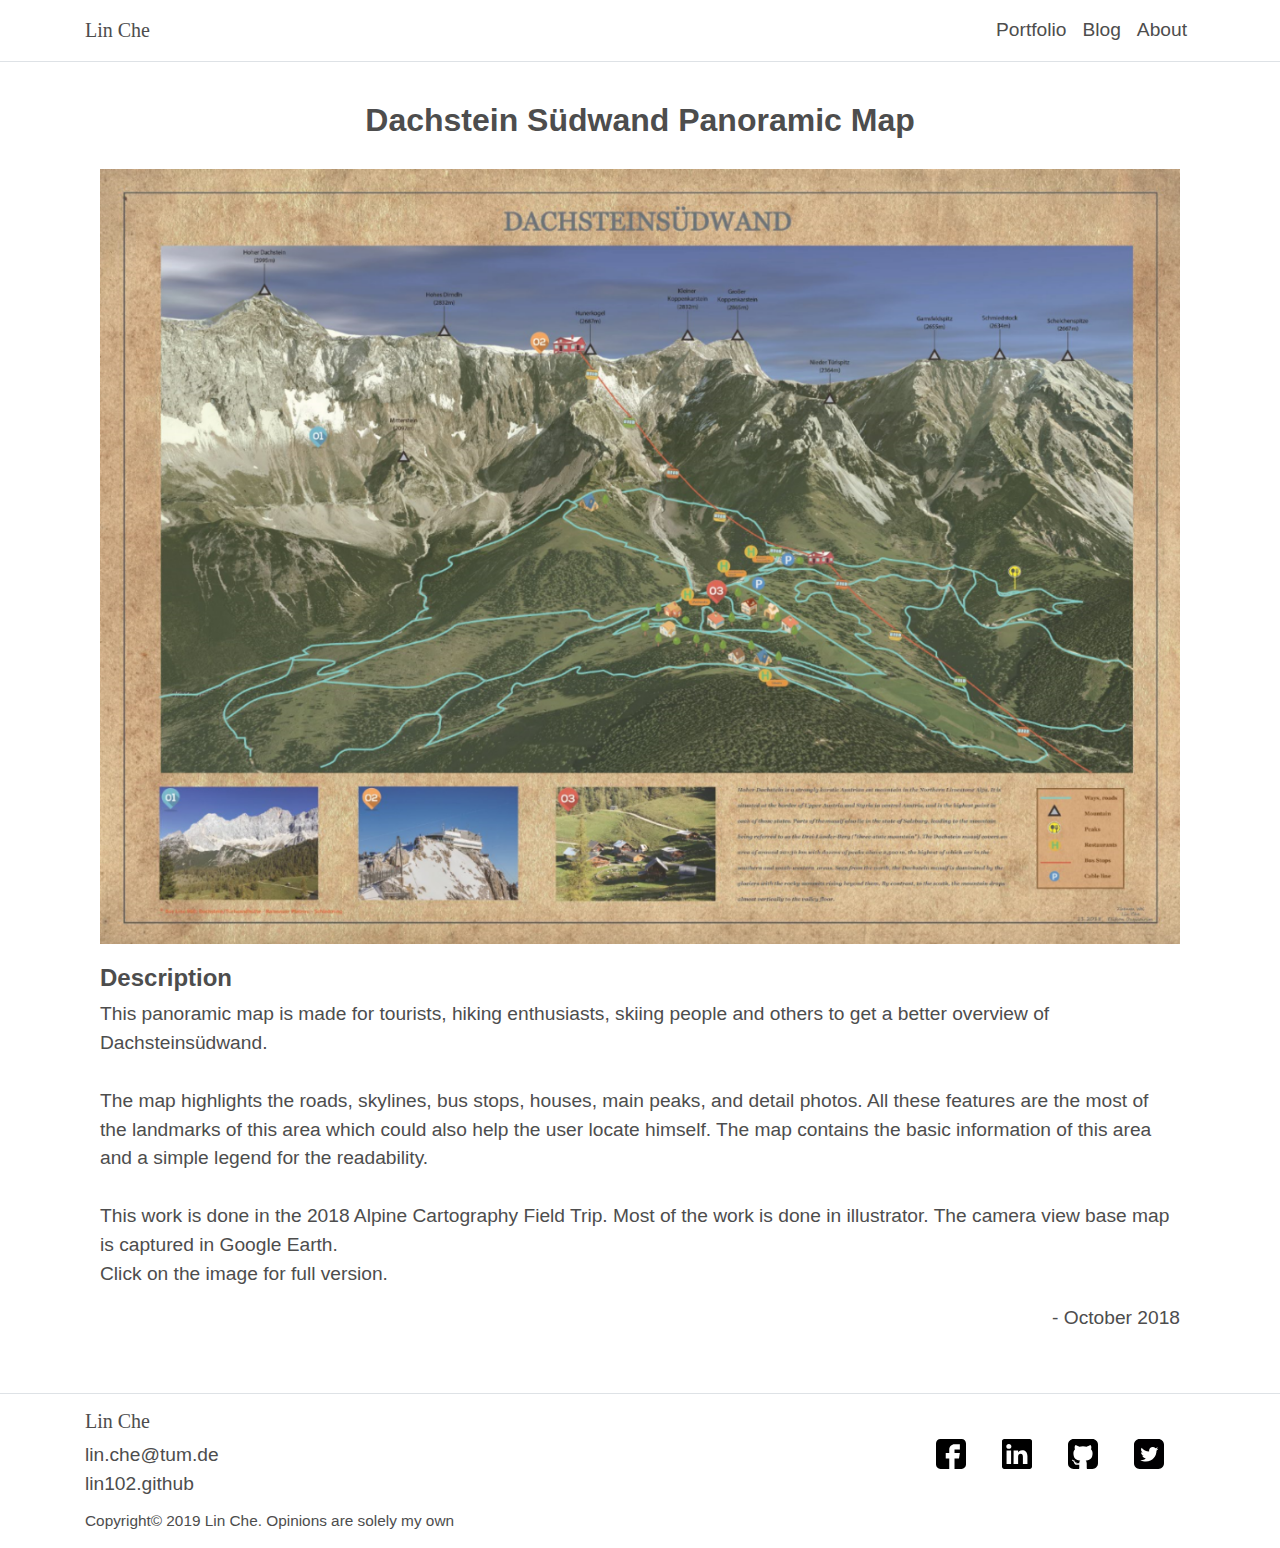
<file: projects/panoramic_map/panoramic.html>
<!doctype html>
<html lang="en">
  <head>
    <!-- Required meta tags -->
    <meta charset="utf-8">
    <meta name="viewport" content="width=device-width, initial-scale=1, shrink-to-fit=no">
    <link rel="icon" href="../../img/lin.png">
    <!-- Bootstrap CSS -->
    <link rel="stylesheet" href="https://stackpath.bootstrapcdn.com/bootstrap/4.3.1/css/bootstrap.min.css" integrity="sha384-ggOyR0iXCbMQv3Xipma34MD+dH/1fQ784/j6cY/iJTQUOhcWr7x9JvoRxT2MZw1T" crossorigin="anonymous">

    <title>Lin Che</title>
    <link rel="stylesheet" href="../../css/lin_website.css">
  </head>
  <body>
  	
	<div class="container">
		
	<!--Header fixed navigation bar-->
	<nav class="row navbar fixed-top navbar-expand-sm border-bottom">

	  <div class="container">
	  <a class="navbar-brand website-name" href="../../index.html">Lin Che</a>
	  
	  <!-- Toggler/collapsibe Button -->
      <button class="navbar-toggler" type="button" data-toggle="collapse" data-target="#navbarNav" aria-controls="navbarNav" aria-expanded="false" aria-label="Toggle navigation">
        <span class="navbar-toggler-icon"></span>
      </button>
      
      <!-- Navbar links -->
	  <div class="collapse navbar-collapse nav-links" id="navbarNav">
	    <ul class="navbar-nav">
	      <li class="nav-item active">
	        <a class="nav-link" href="../../index.html">Portfolio</a>
	      </li>
	      <li class="nav-item">
	        <a class="nav-link" href="#">Blog</a>
	      </li>
	      <li class="nav-item">
	        <a class="nav-link" href="../../about.html">About <span class="sr-only">(current)</span></a>
	      </li>
	    </ul>
	  </div>
	  </div>
	  
	</nav>
	
	
<!--main body part-->
  	<div class="container mainbody-container">
  	 <div class="row">	
	  <div class="col-12 col-sm-12 col-md-12 col-lg-12 col-xl-12"> 
	  	<h2 class="text-center project-title" > 
	  	 Dachstein Südwand Panoramic Map
	  	</h2>
	  </div>	
	  <div class="col-12 col-sm-12 col-md-12 col-lg-12 col-xl-12"> 
	  	<a href="panoramicmap_final.pdf">
	  	<img src="panoramicmap.png" alt="Dachstein Südwand Panoramic Map" class="img-fluid center-block project-image thumb-img">
	  	</a>
	  	<h4 class="project-subtitle">Description</h4>
	  	<p>
	  	  This panoramic map is made for tourists, hiking enthusiasts, skiing people and others to get a better overview of Dachsteinsüdwand.<br>
		  <br>
		  The map highlights the roads, skylines, bus stops, houses, main peaks, and detail photos. All these features are the most of the landmarks of this area which could also help the user locate himself. The map contains the basic information of this area and a simple legend for the readability.<br>
	      <br>
	      This work is done in the 2018 Alpine Cartography Field Trip. Most of the work is done in illustrator. The camera view base map is captured in Google Earth.<br>
		  Click on the image for full version.
        </p>
        <p class="text-right">- October 2018</p>
      <br>         
	  </div>
  	</div>
    </div>
  	</div>


    <!--footer-->
  	<footer class="footer border-top">
  		<div class="container">
  		<div class="row">	
  		<div class="col-12 col-sm-12 col-md-12 col-lg-6 col-xl-6"> 
  		  <h5 class="website-name">Lin Che</h5>
  		  <a href="mailto:lin.che@tum.de">lin.che@tum.de</a>
  		  <br>
  		  <a href="https://github.com/lin102">lin102.github</a>
        </div>
       
        <div class="col-12 col-sm-12 col-md-12 col-lg-6 col-xl-6">    
	        <div class="social">			
						<ul>
						<li class="facebook"><a href="https://www.facebook.com/linche102">Facebook</a></li>
						<li class="linkedin"><a href="https://www.linkedin.com/in/linche/">LinkedIn</a></li>
						<li class="github"><a href="https://github.com/lin102">Github</a></li>
						<li class="twitter"><a href="https://twitter.com/linche102">Twitter</a></li>


						</ul>		
			    </div>
        </div>
        
        <div class="col-12 col-sm-12 col-md-12 col-lg-12 col-xl-12"> 
        	<p class="copyright">
        	 Copyright© 2019 Lin Che. Opinions are solely my own
        	</p>
        </div>	
        
      </div>
  	</div>
  	</footer>  	
  	
    <!-- Optional JavaScript -->
    <!-- jQuery first, then Popper.js, then Bootstrap JS -->
    <script src="https://code.jquery.com/jquery-3.3.1.slim.min.js" integrity="sha384-q8i/X+965DzO0rT7abK41JStQIAqVgRVzpbzo5smXKp4YfRvH+8abtTE1Pi6jizo" crossorigin="anonymous"></script>
    <script src="https://cdnjs.cloudflare.com/ajax/libs/popper.js/1.14.7/umd/popper.min.js" integrity="sha384-UO2eT0CpHqdSJQ6hJty5KVphtPhzWj9WO1clHTMGa3JDZwrnQq4sF86dIHNDz0W1" crossorigin="anonymous"></script>
    <script src="https://stackpath.bootstrapcdn.com/bootstrap/4.3.1/js/bootstrap.min.js" integrity="sha384-JjSmVgyd0p3pXB1rRibZUAYoIIy6OrQ6VrjIEaFf/nJGzIxFDsf4x0xIM+B07jRM" crossorigin="anonymous"></script>
  </body>
</html>
</file>
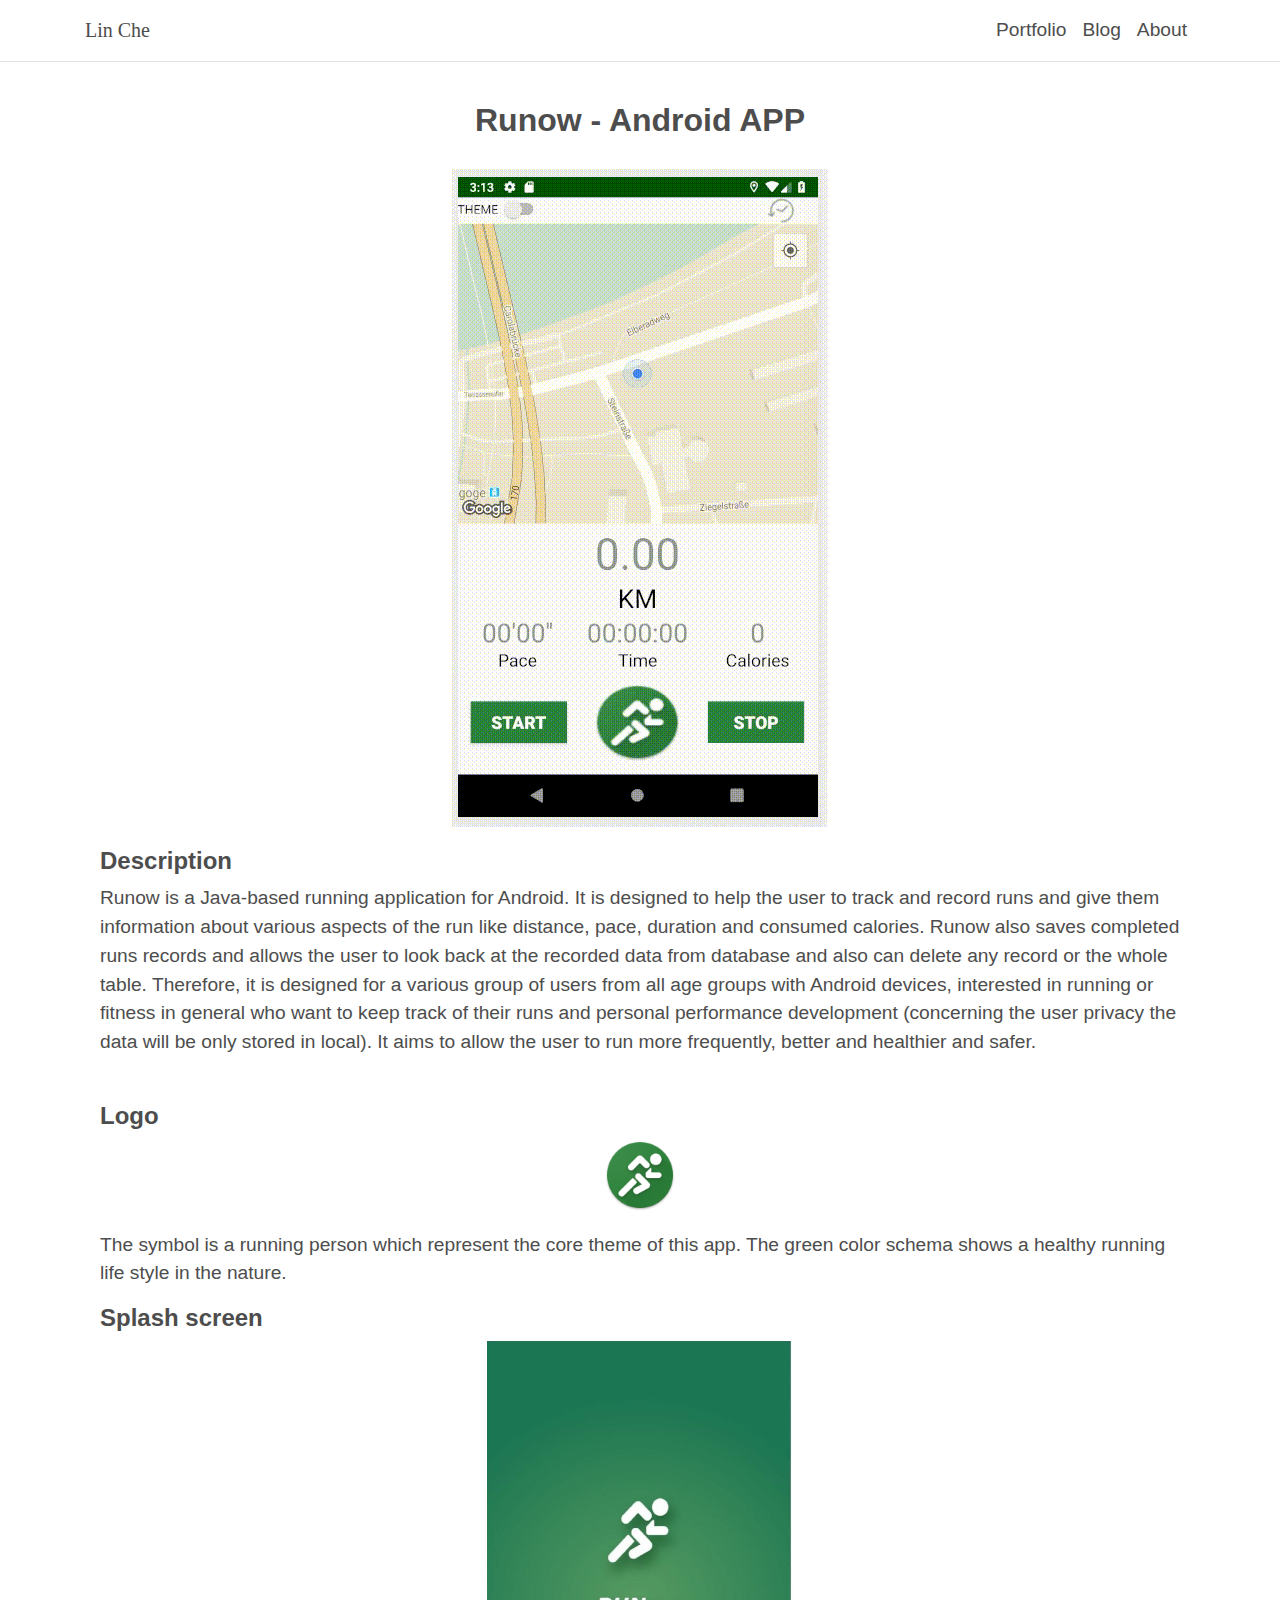
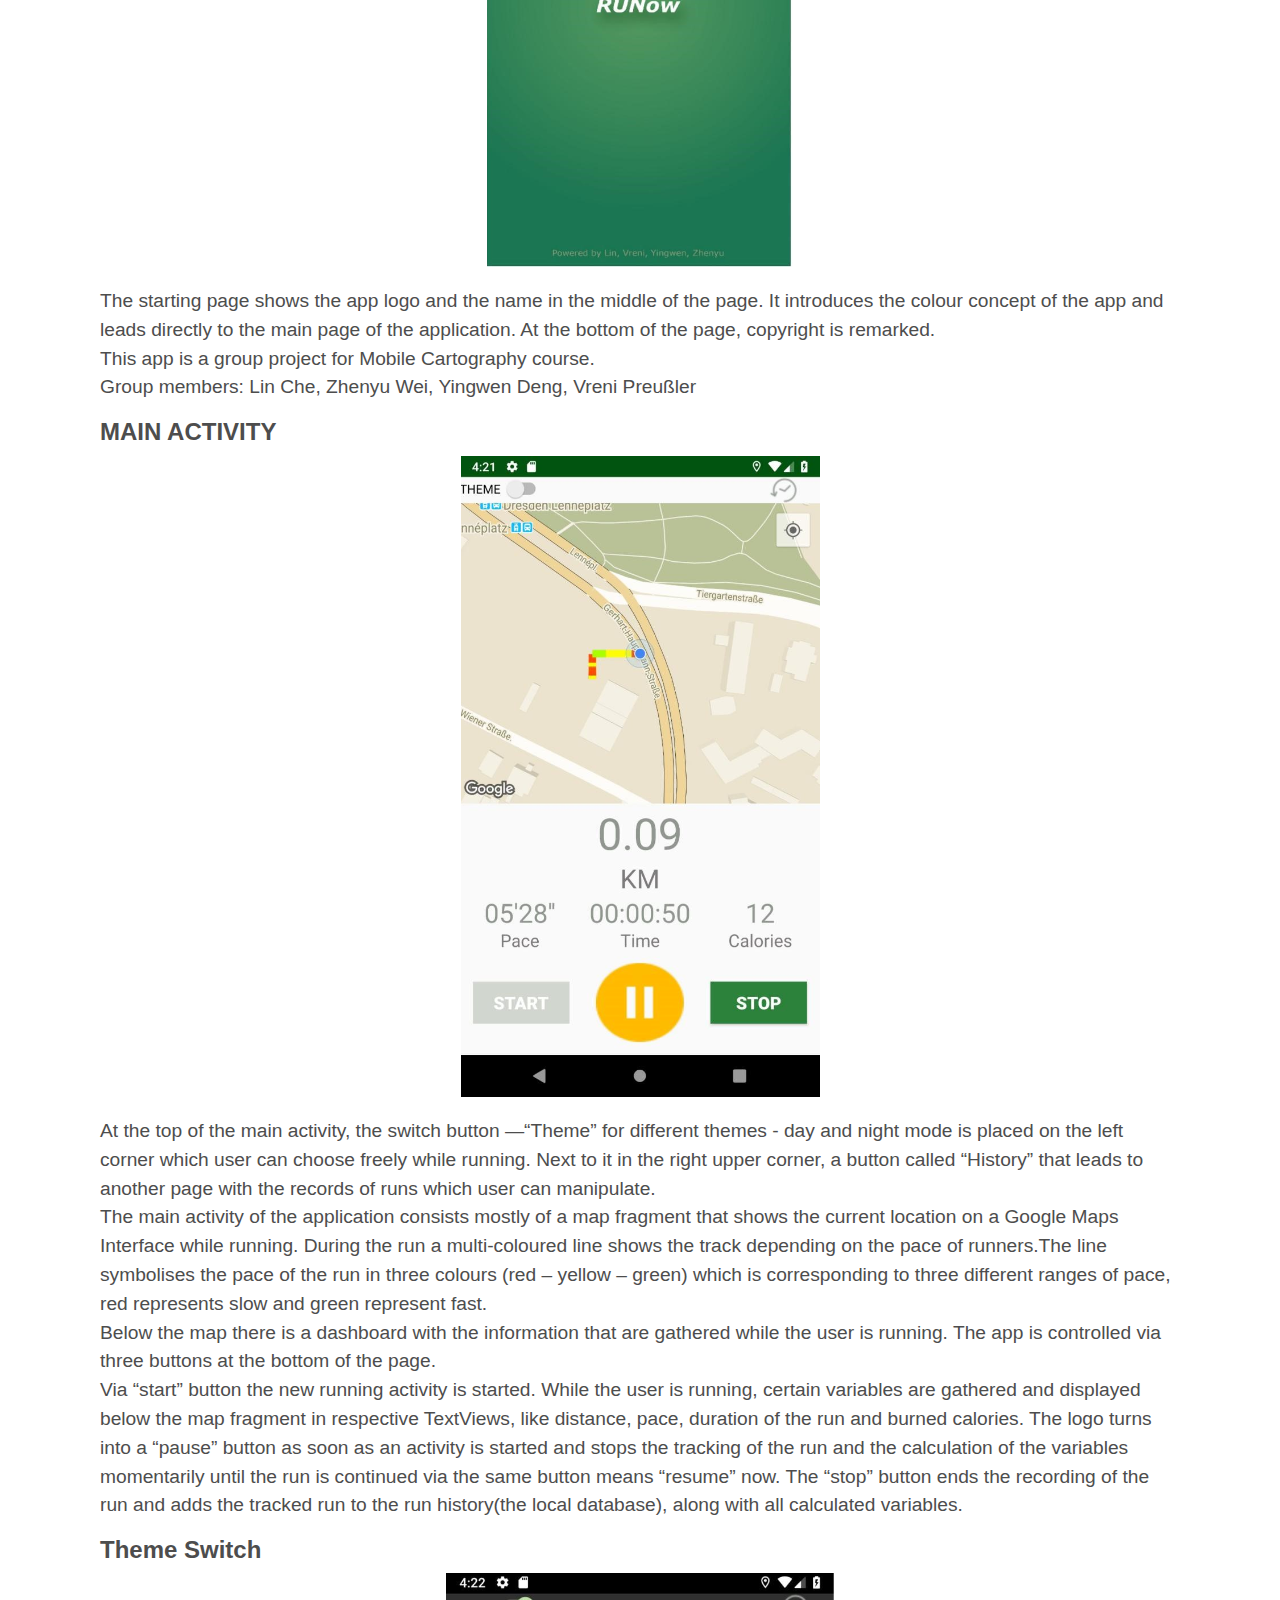
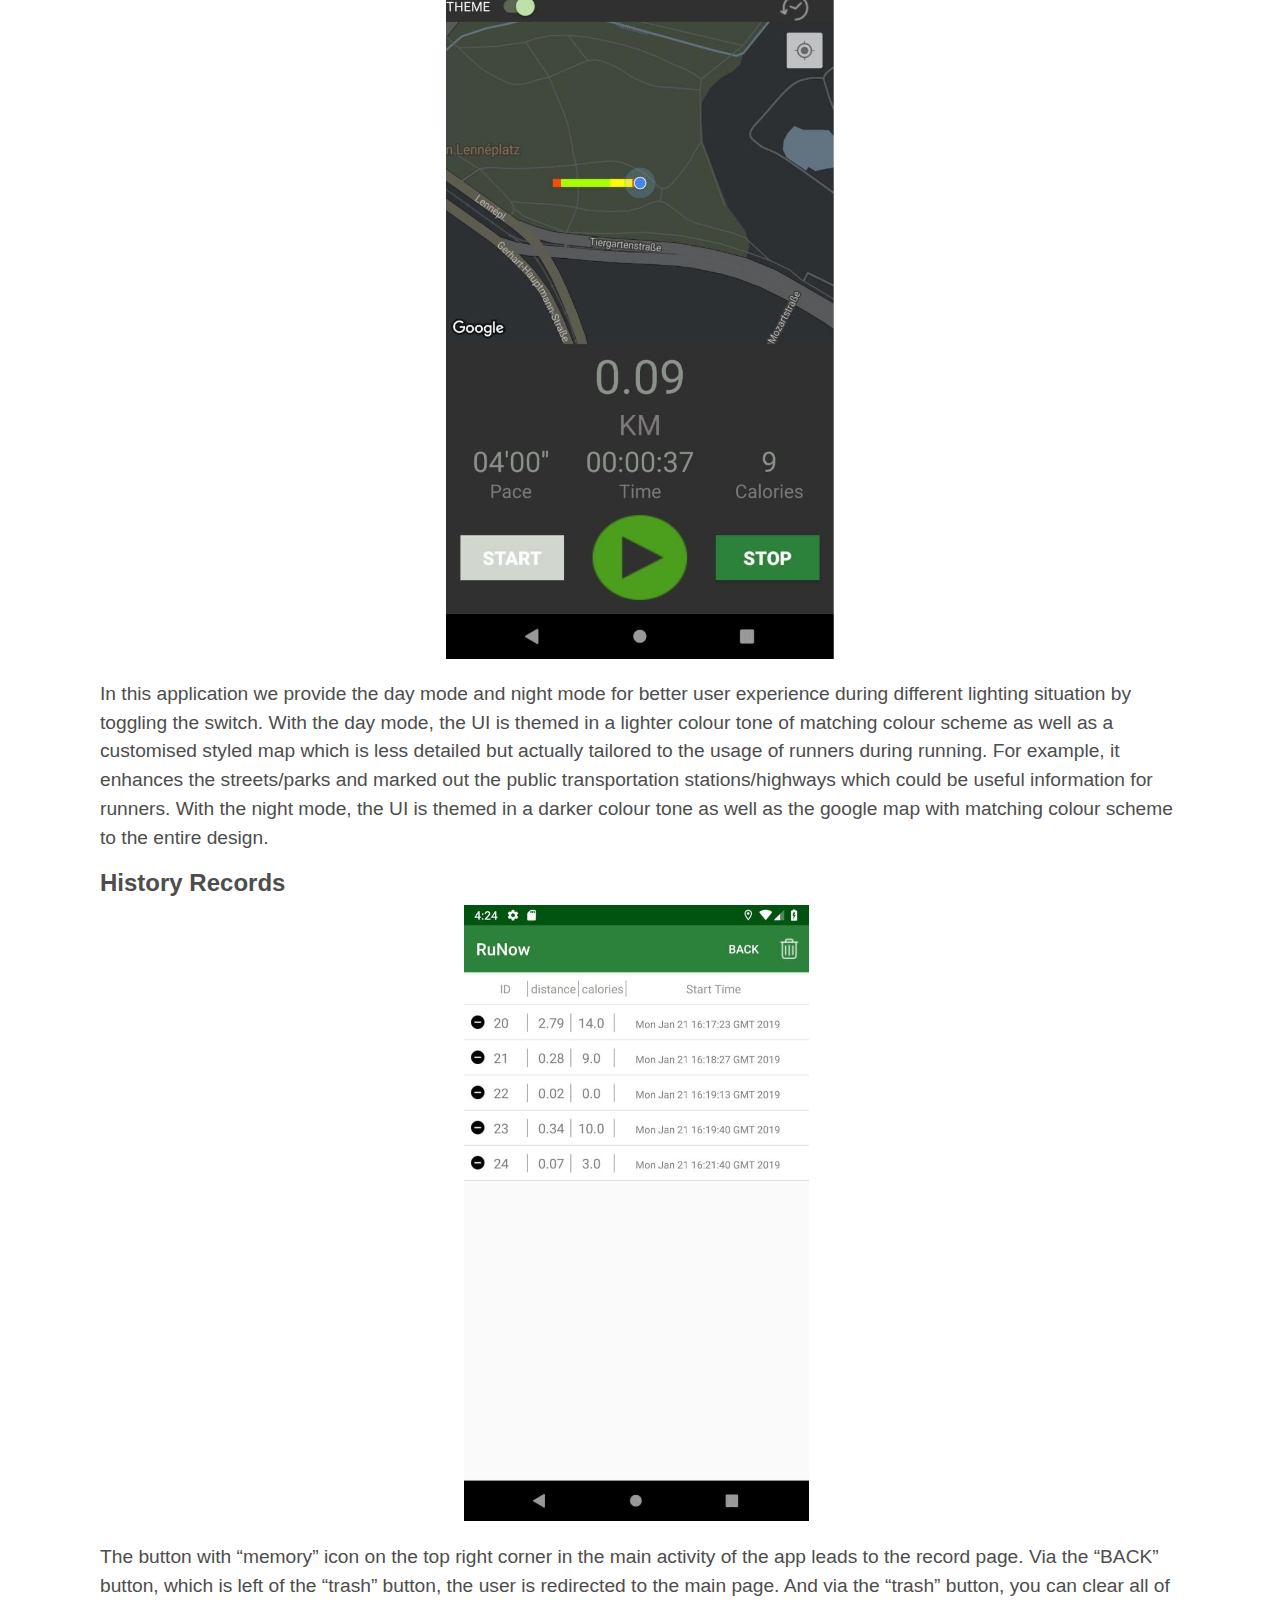
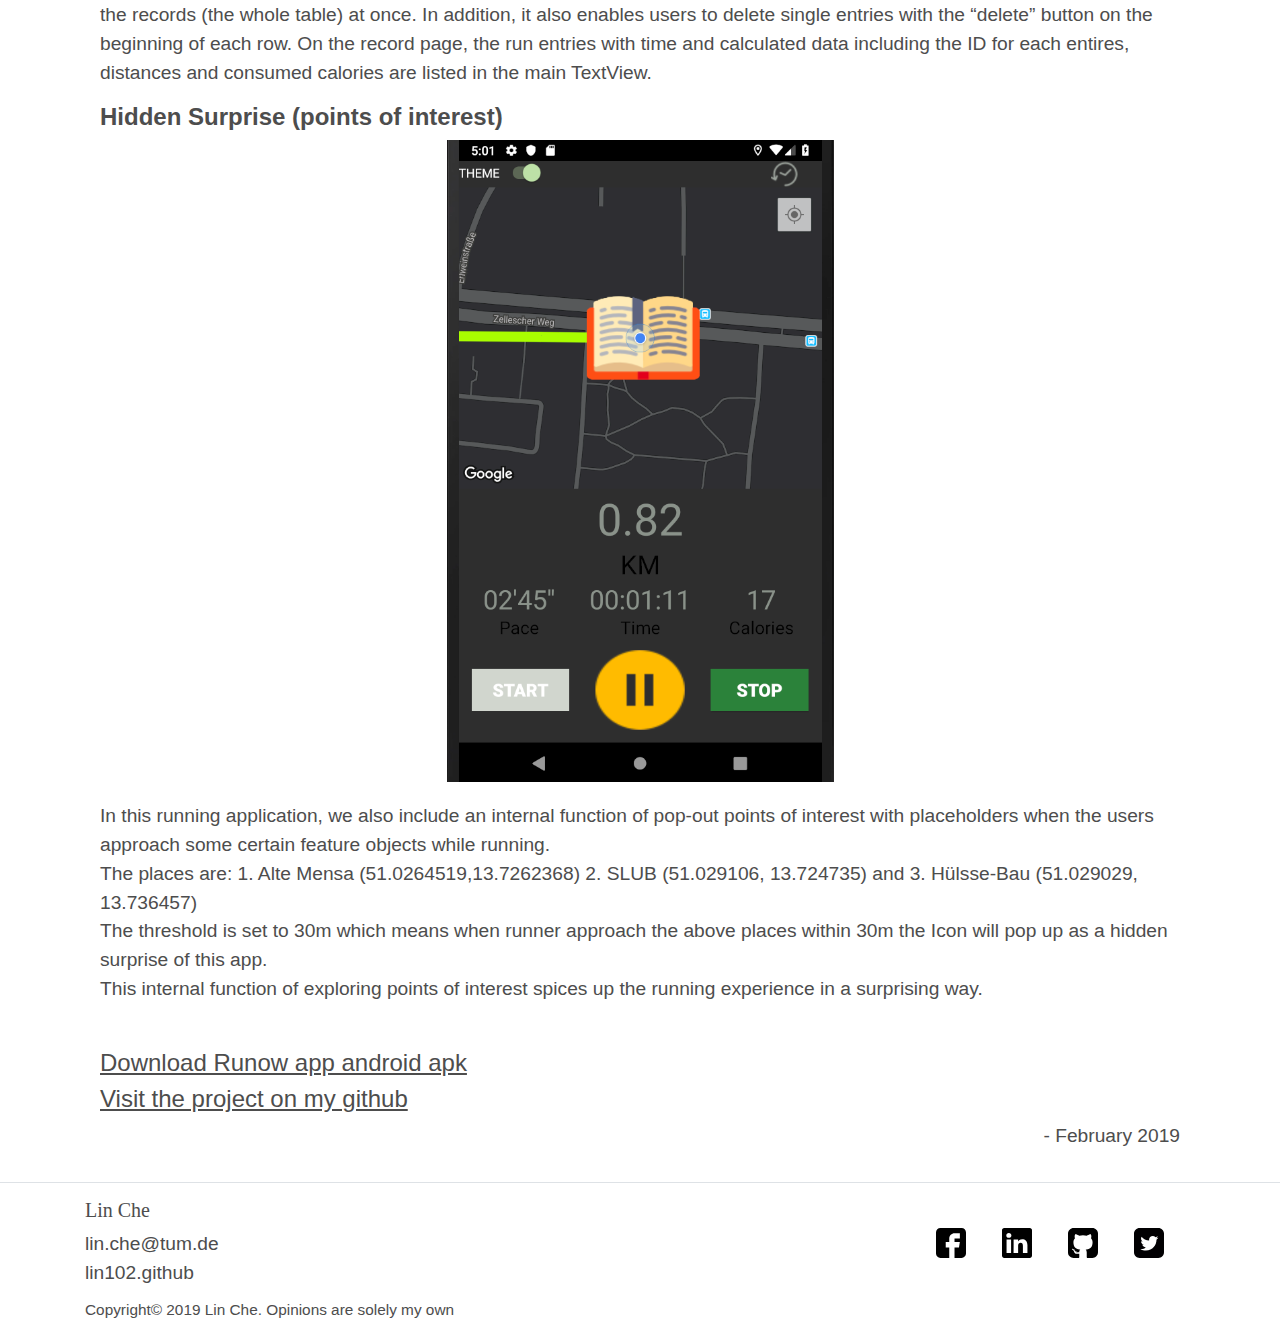
<file: projects/runow/runow.html>
<!doctype html>
<html lang="en">
  <head>
    <!-- Required meta tags -->
    <meta charset="utf-8">
    <meta name="viewport" content="width=device-width, initial-scale=1, shrink-to-fit=no">
    <link rel="icon" href="../../img/lin.png">
    <!-- Bootstrap CSS -->
    <link rel="stylesheet" href="https://stackpath.bootstrapcdn.com/bootstrap/4.3.1/css/bootstrap.min.css" integrity="sha384-ggOyR0iXCbMQv3Xipma34MD+dH/1fQ784/j6cY/iJTQUOhcWr7x9JvoRxT2MZw1T" crossorigin="anonymous">

    <title>Lin Che</title>
    <link rel="stylesheet" href="../../css/lin_website.css">
  </head>
  <body>
  	
	<div class="container">
	
	<!--Header fixed navigation bar-->
	<nav class="row navbar fixed-top navbar-expand-sm border-bottom">

	  <div class="container">
	  <a class="navbar-brand website-name" href="../../index.html">Lin Che</a>
	  
	  <!-- Toggler/collapsibe Button -->
      <button class="navbar-toggler" type="button" data-toggle="collapse" data-target="#navbarNav" aria-controls="navbarNav" aria-expanded="false" aria-label="Toggle navigation">
        <span class="navbar-toggler-icon"></span>
      </button>
      
      <!-- Navbar links -->
	  <div class="collapse navbar-collapse nav-links" id="navbarNav">
	    <ul class="navbar-nav">
	      <li class="nav-item active">
	        <a class="nav-link" href="../../index.html">Portfolio</a>
	      </li>
	      <li class="nav-item">
	        <a class="nav-link" href="#">Blog</a>
	      </li>
	      <li class="nav-item">
	        <a class="nav-link" href="../../about.html">About <span class="sr-only">(current)</span></a>
	      </li>
	    </ul>
	  </div>
	  </div>
	  
	</nav>
	
	
<!--main body part-->
  	<div class="container mainbody-container">
  	 <div class="row">	
	  <div class="col-12 col-sm-12 col-md-12 col-lg-12 col-xl-12"> 
	  	<h2 class="text-center project-title" > 
	  		<a href="https://github.com/lin102/RuNow" > Runow - Android APP </a>
	  	</h2>
	  </div>	
	  <div class="col-12 col-sm-12 col-md-12 col-lg-12 col-xl-12"> 
	  	<img src="runow.gif" alt="Runow - Android APP" class="img-fluid center-block project-image">
	  	
	  	<h4 class="project-subtitle">Description</h4>
	  	<p>
	  	   Runow is a Java-based running application for Android. It is designed to help the user to track and record runs and give them information 
	  	   about various aspects of the run like distance, pace, duration and consumed calories. Runow also saves completed runs records and allows 
	  	   the user to look back at the recorded data from database and also can delete any record or the whole table. Therefore, it is designed for
	  	   a various group of users from all age groups with Android devices, interested in running or fitness in general who want to keep track of
	  	   their runs and personal performance development (concerning the user privacy the data will be only stored in local). It aims to allow the
	  	   user to run more frequently, better and healthier and safer.
        </p>
        <br>
        
        <h4 class="project-subtitle">Logo</h4>
        <img src="runow_logo.png" alt="Runow - logo" class="img-fluid center-block project-image">
        <p>
        	The symbol is a running person which represent the core theme of this app.
            The green color schema shows a healthy running life style in the nature.	
        </p>
        
        <h4 class="project-subtitle">Splash screen</h4>
        <img src="splashscreen.png" alt="Splash screen" class="img-fluid center-block project-image">
        <p>
        	The starting page shows the app logo and the name in the middle of the page. 
        	It introduces the colour concept of the app and leads directly to the main page of the application. 
        	At the bottom of the page, copyright is remarked.<br>
        	This app is a group project for Mobile Cartography course.<br>
        	Group members: Lin Che, Zhenyu Wei, Yingwen Deng, Vreni Preußler
        </p>
        
        
        <h4 class="project-subtitle">MAIN ACTIVITY</h4>
          <img src="mainactivity.png" alt="Main activity" class="img-fluid center-block project-image">
        <p>
        	At the top of the main activity, the switch button —“Theme” for different themes - day and night mode is placed on the left corner which user can choose freely while running. Next to it in the right upper corner, a button called “History” that leads to another page with the records of runs which user can manipulate.<br>
			The main activity of the application consists mostly of a map fragment that shows the current location on a Google Maps Interface while running. During the run a multi-coloured line shows the track depending on the pace of runners.The line symbolises the pace of the run in three colours (red – yellow – green) which is corresponding to three different ranges of pace, red represents slow and green represent fast.<br>
			Below the map there is a dashboard with the information that are gathered while the user is running. The app is controlled via three buttons at the bottom of the page.<br>
            Via “start” button the new running activity is started. While the user is running, certain variables are gathered and displayed below the map fragment in respective TextViews, like distance, pace, duration of the run and burned calories. The logo turns into a “pause” button as soon as an activity is started and stops the tracking of the run and the calculation of the variables momentarily until the run is continued via the same button means “resume” now. The “stop” button ends the recording of the run and adds the tracked run to the run history(the local database), along with all calculated variables. 
        </p>
        
        
        <h4 class="project-subtitle">Theme Switch</h4>
        <img src="theme.png" alt="Theme Switch" class="img-fluid center-block project-image">
        <p>
	        In this application we provide the day mode and night mode for better user experience during different lighting situation by toggling the switch. With the day mode, 
	        the UI is themed in a lighter colour tone of matching colour scheme as well as a customised styled map which is less detailed but actually tailored to the usage of runners during running. 
	        For example, it enhances the streets/parks and marked out the public transportation stations/highways which could be useful information for runners. With the night mode, the UI is themed in a darker colour tone as well as the google map with matching colour scheme to the entire design.
	    </p>
	    
	    
	    <h4 class="project-subtitle">History Records</h4>
        <img src="history.png" alt="History Records" class="img-fluid center-block project-image">
        <p>
	      The button with “memory” icon on the top right corner in the main activity of the app leads to the record page. Via the “BACK” button, 
	      which is left of the “trash” button, the user is redirected to the main page. And via the “trash” button, you can clear all of the records (the whole table) at once.
	      In addition, it also enables users to delete single entries with the “delete” button on the beginning of each row. On the record page, the run entries with time and calculated data including the ID for each entires, 
	      distances and consumed calories are listed in the main TextView.
        </p>
        
        
        <h4 class="project-subtitle">Hidden Surprise (points of interest) </h4>
        <img src="superise.png" alt="superise" class="img-fluid center-block project-image">
        <p>
			In this running application, we also include an internal function of pop-out points of interest with placeholders when the users approach some certain feature objects while running.<br>
			The places are: 1. Alte Mensa (51.0264519,13.7262368) 2. SLUB (51.029106, 13.724735) and 3. Hülsse-Bau (51.029029, 13.736457)<br>
			The threshold is set to 30m which means when runner approach the above places within 30m the Icon will pop up as a hidden surprise of this app.<br>
			This internal function of exploring points of interest spices up the running experience in a surprising way.

        </p>
	    <br>
	    
        <a href="runow-app-release.zip" class="downloadable"> 
         	<h4>Download Runow app android apk</h4>
        </a>
        <a href="https://github.com/lin102/RuNow" class="downloadable"> 
         	<h4>Visit the project on my github</h4>
        </a>
         <p class="text-right">- February 2019</p>
	  </div>
  	
  	</div>
  	
    </div>
  	</div>
  	
  	
    <!--footer-->
  	<footer class="footer border-top">
  		<div class="container">
  		<div class="row">	
  		<div class="col-12 col-sm-12 col-md-12 col-lg-6 col-xl-6"> 
  		  <h5 class="website-name">Lin Che</h5>
  		  <a href="mailto:lin.che@tum.de">lin.che@tum.de</a>
  		  <br>
  		  <a href="https://github.com/lin102">lin102.github</a>
        </div>
       
        <div class="col-12 col-sm-12 col-md-12 col-lg-6 col-xl-6">    
	        <div class="social">			
						<ul>
						<li class="facebook"><a href="https://www.facebook.com/linche102">Facebook</a></li>
						<li class="linkedin"><a href="https://www.linkedin.com/in/linche/">LinkedIn</a></li>
						<li class="github"><a href="https://github.com/lin102">Github</a></li>
						<li class="twitter"><a href="https://twitter.com/linche102">Twitter</a></li>


						</ul>		
			    </div>
        </div>
        
        <div class="col-12 col-sm-12 col-md-12 col-lg-12 col-xl-12"> 
        	<p class="copyright">
        	 Copyright© 2019 Lin Che. Opinions are solely my own
        	</p>
        </div>	
        
      </div>
  	</div>
  	</footer>  	
  	
    <!-- Optional JavaScript -->
    <!-- jQuery first, then Popper.js, then Bootstrap JS -->
    <script src="https://code.jquery.com/jquery-3.3.1.slim.min.js" integrity="sha384-q8i/X+965DzO0rT7abK41JStQIAqVgRVzpbzo5smXKp4YfRvH+8abtTE1Pi6jizo" crossorigin="anonymous"></script>
    <script src="https://cdnjs.cloudflare.com/ajax/libs/popper.js/1.14.7/umd/popper.min.js" integrity="sha384-UO2eT0CpHqdSJQ6hJty5KVphtPhzWj9WO1clHTMGa3JDZwrnQq4sF86dIHNDz0W1" crossorigin="anonymous"></script>
    <script src="https://stackpath.bootstrapcdn.com/bootstrap/4.3.1/js/bootstrap.min.js" integrity="sha384-JjSmVgyd0p3pXB1rRibZUAYoIIy6OrQ6VrjIEaFf/nJGzIxFDsf4x0xIM+B07jRM" crossorigin="anonymous"></script>
  </body>
</html>
</file>
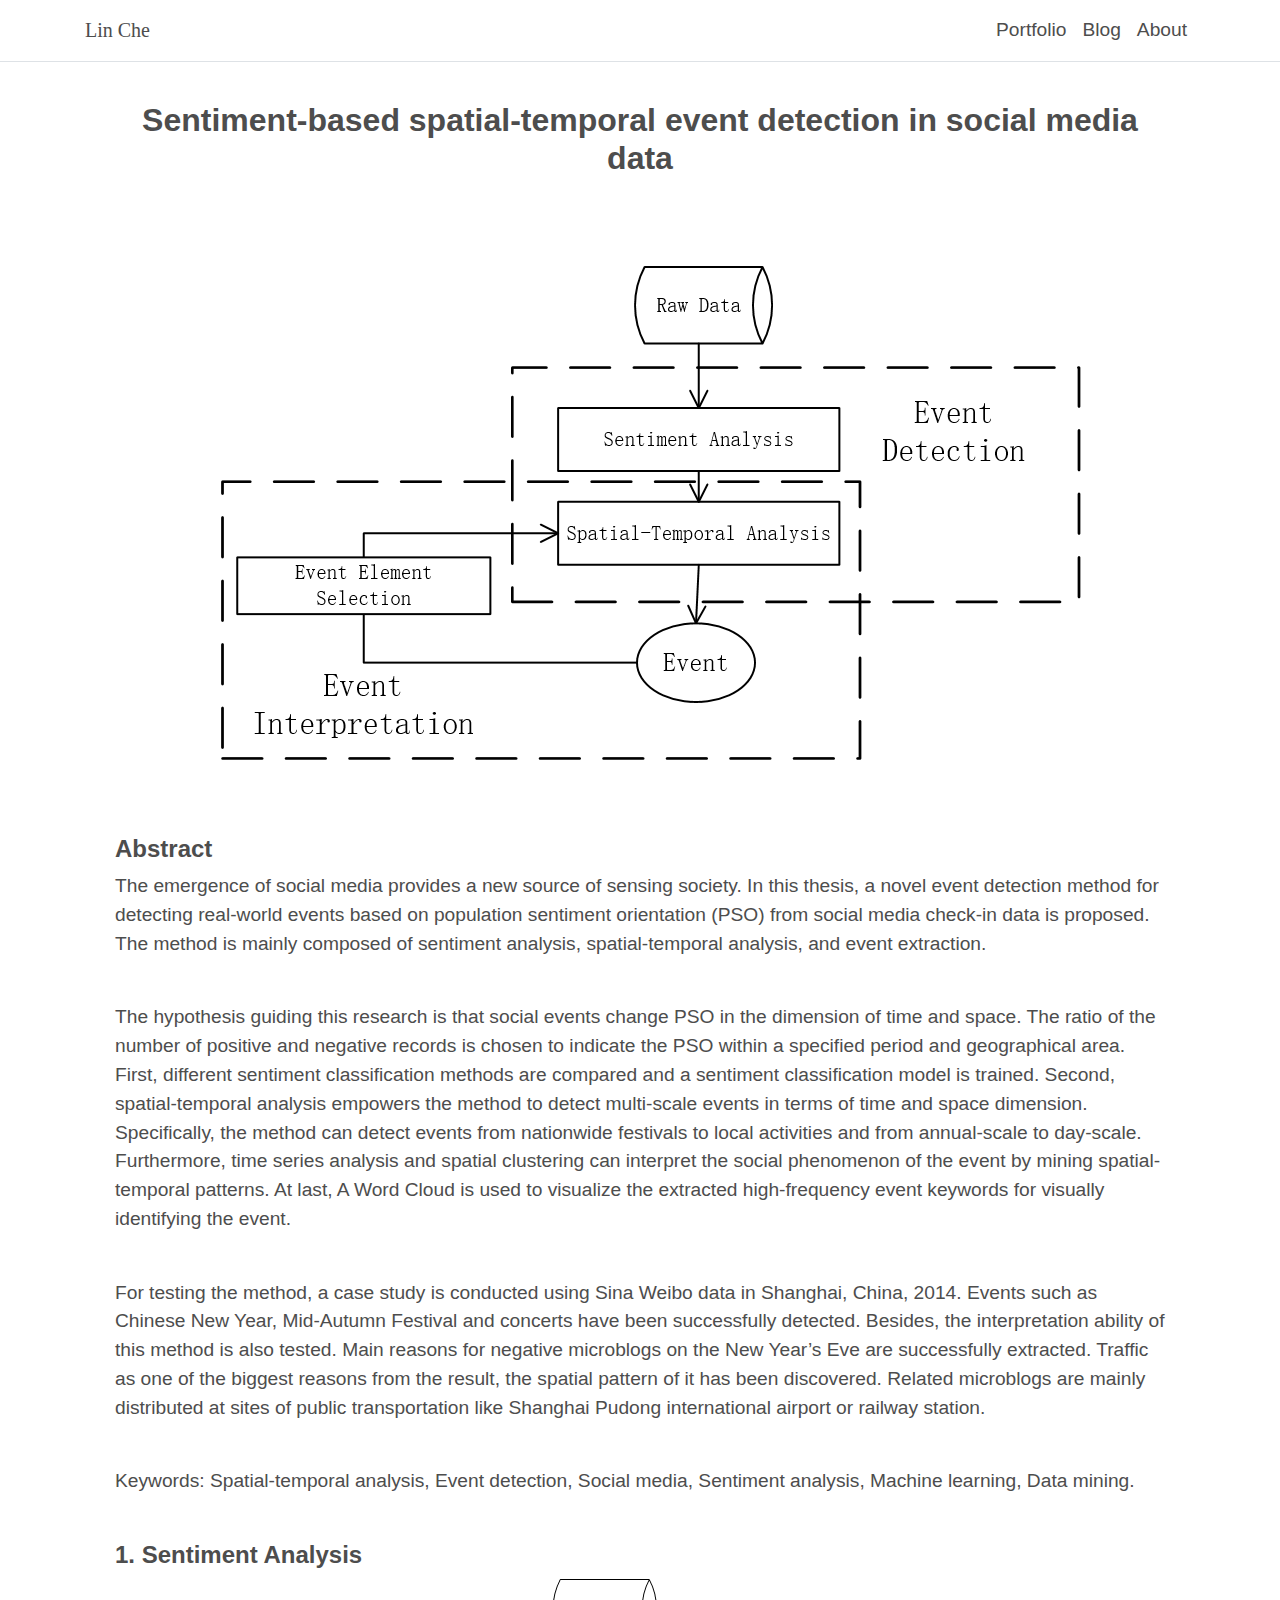
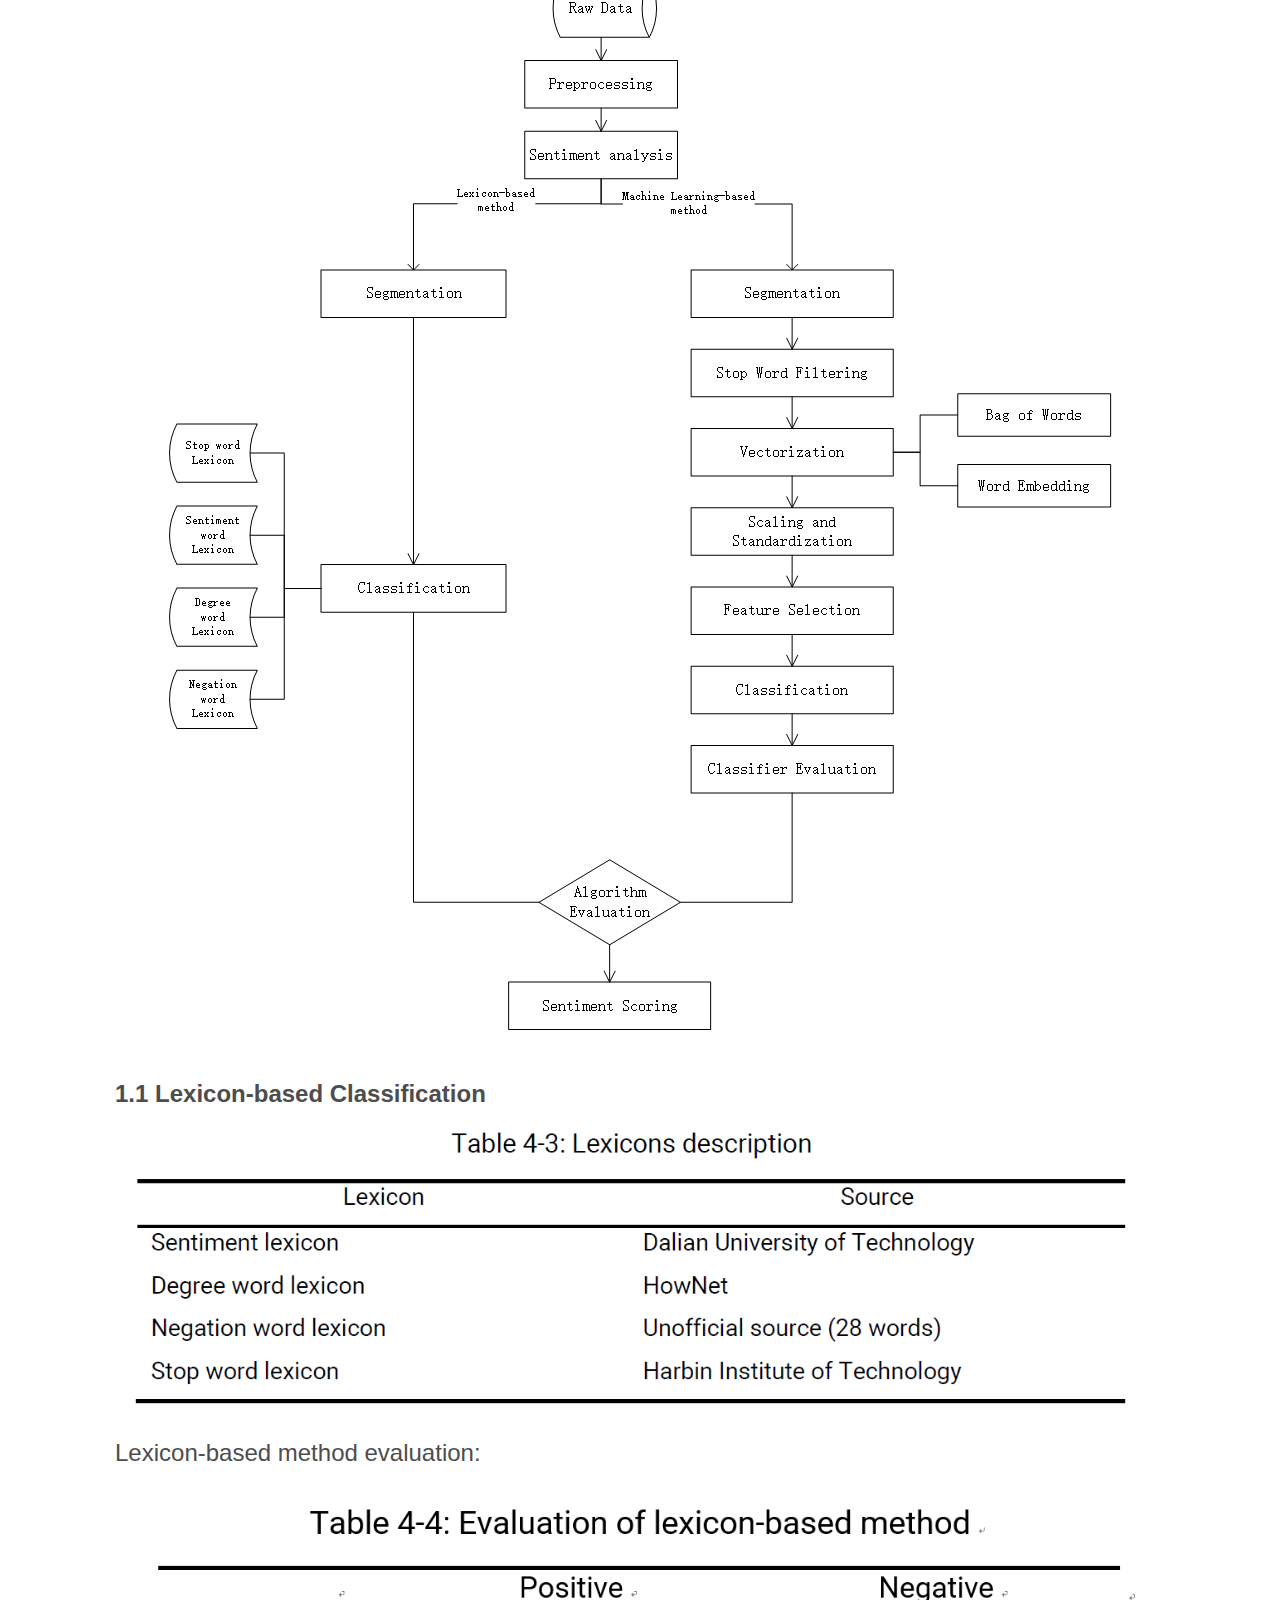
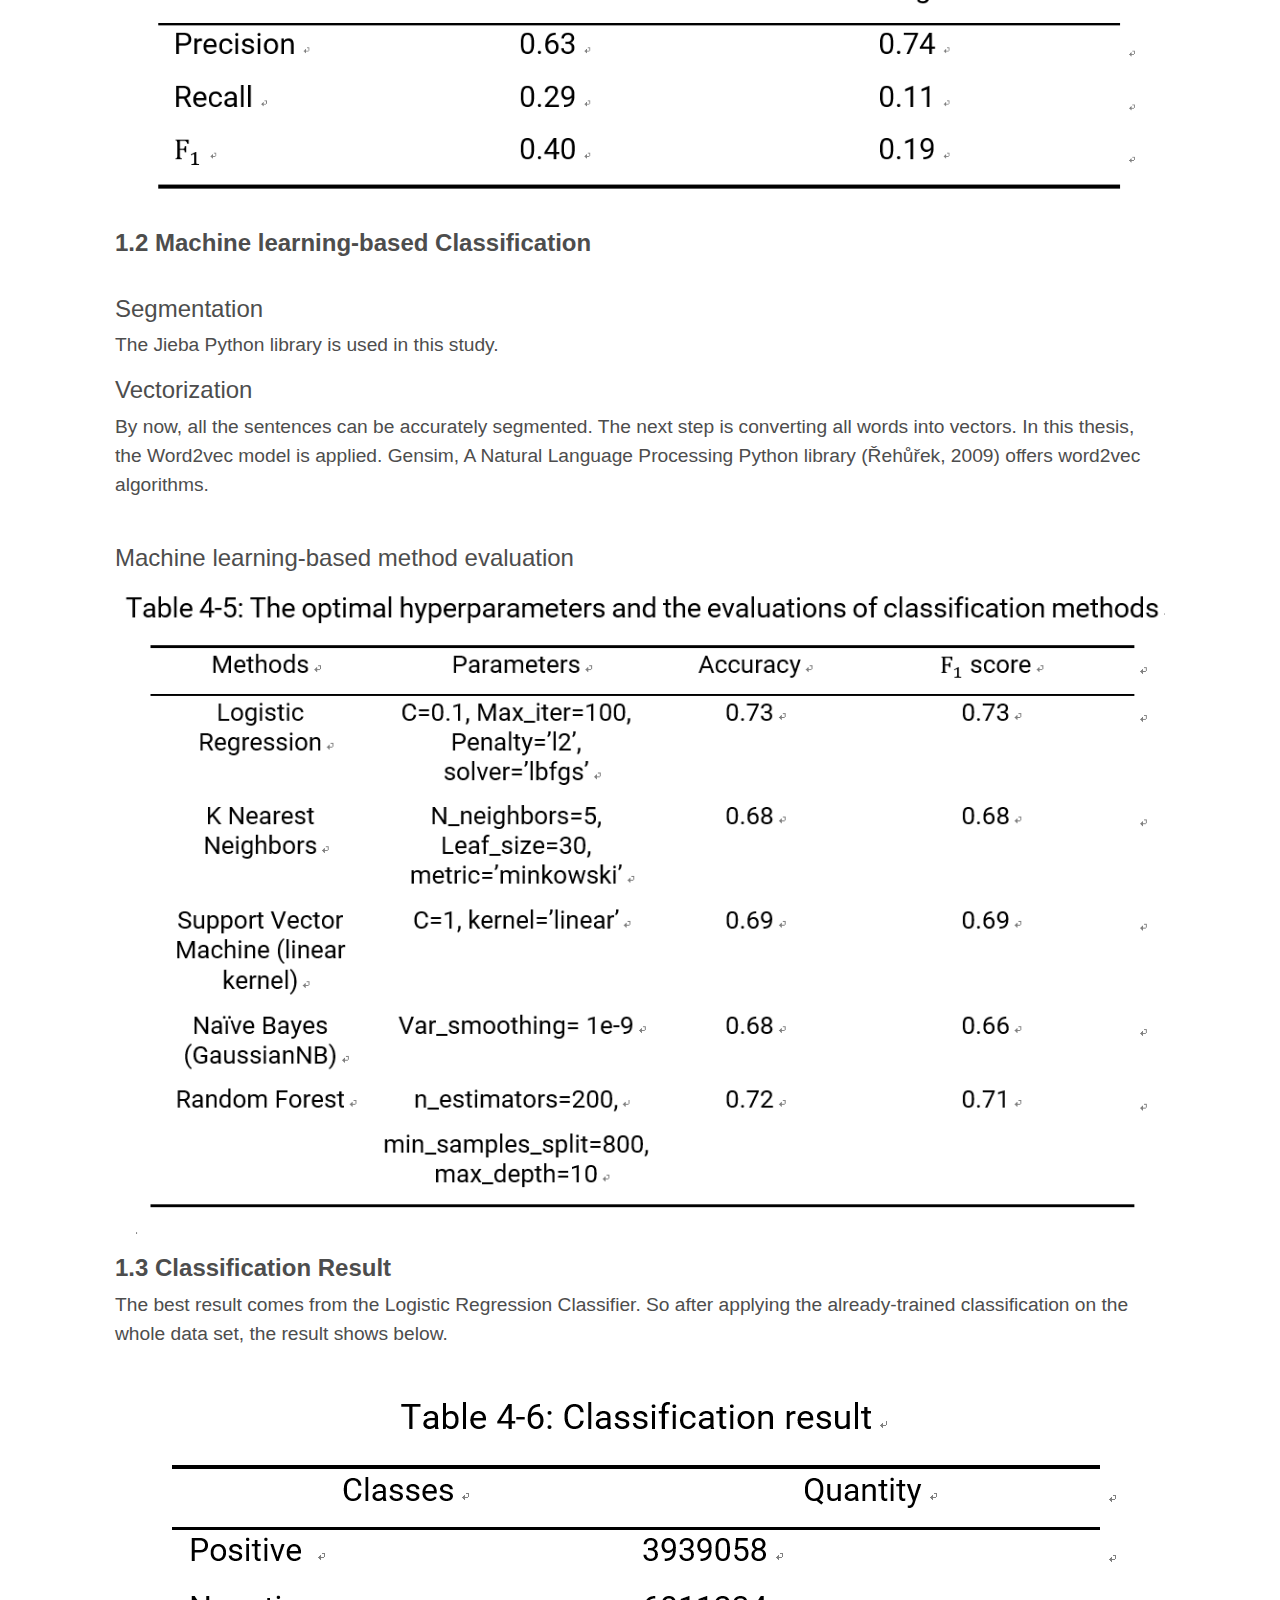
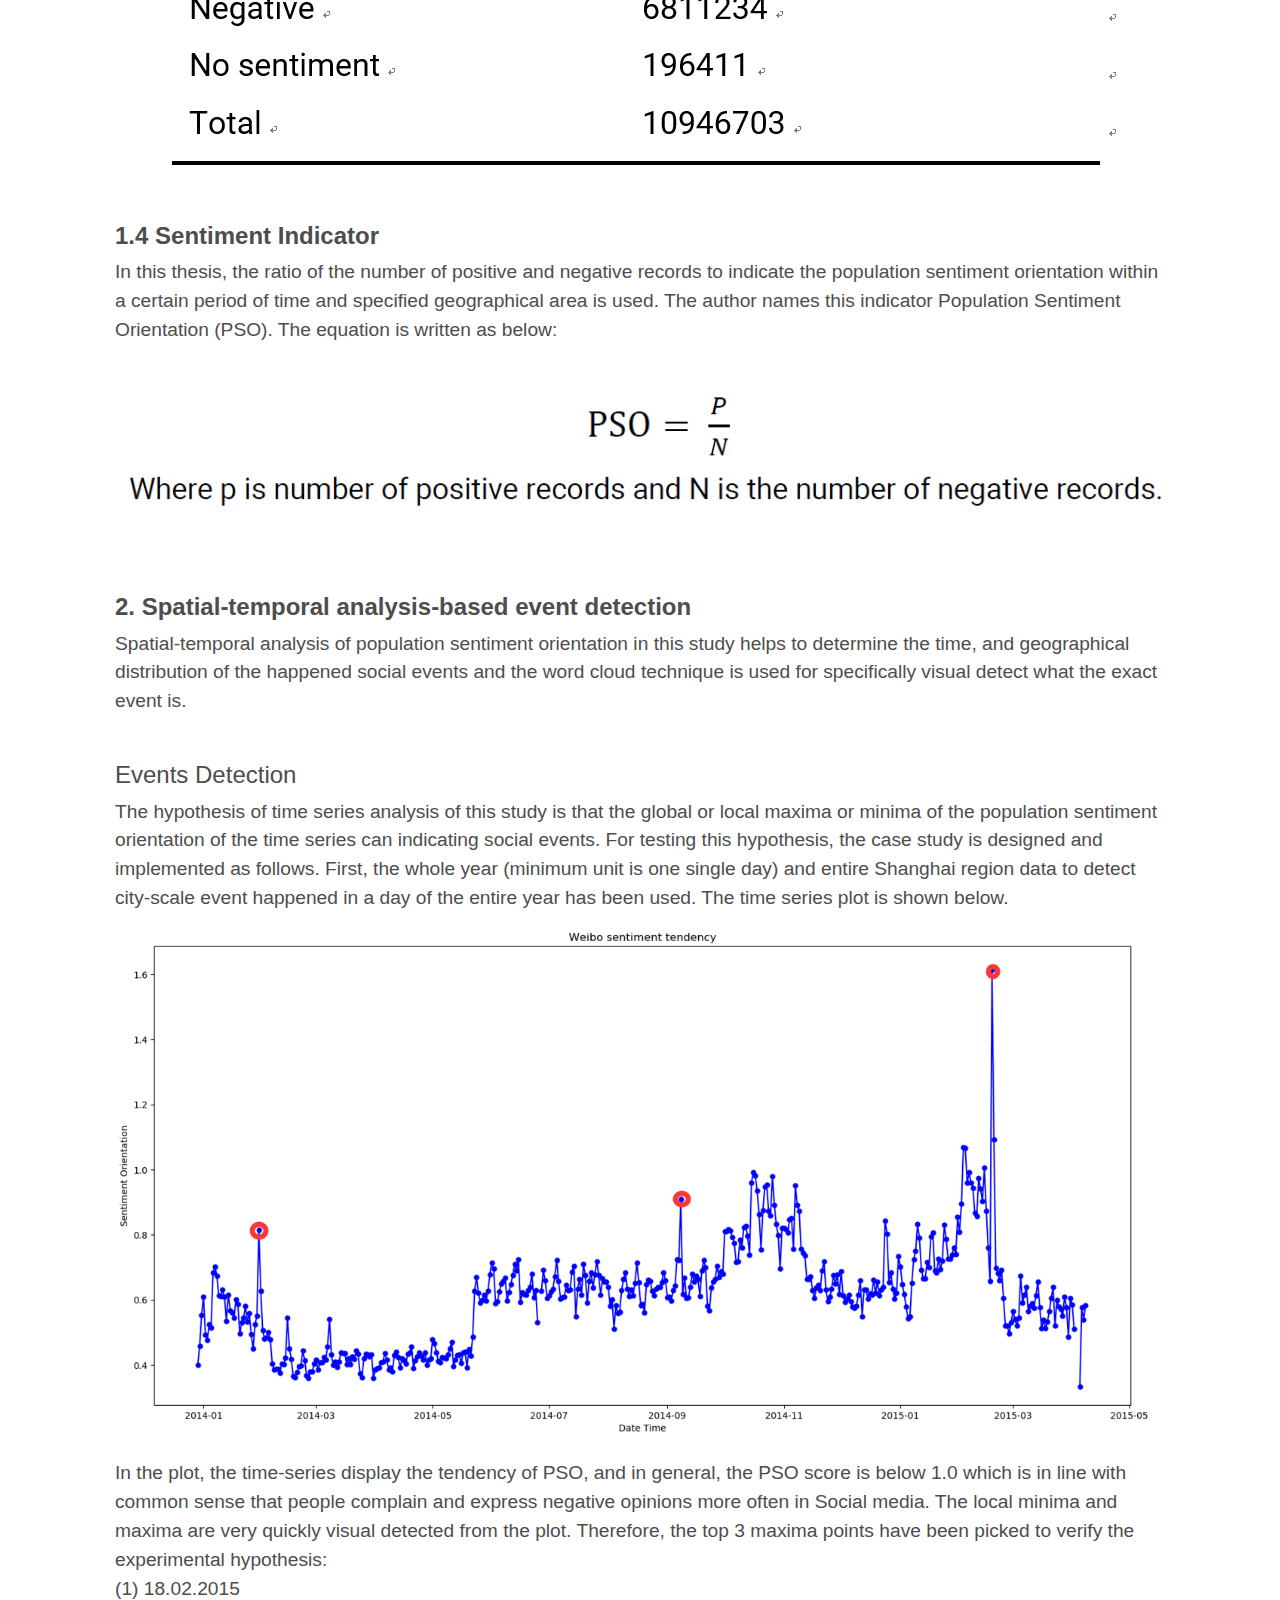
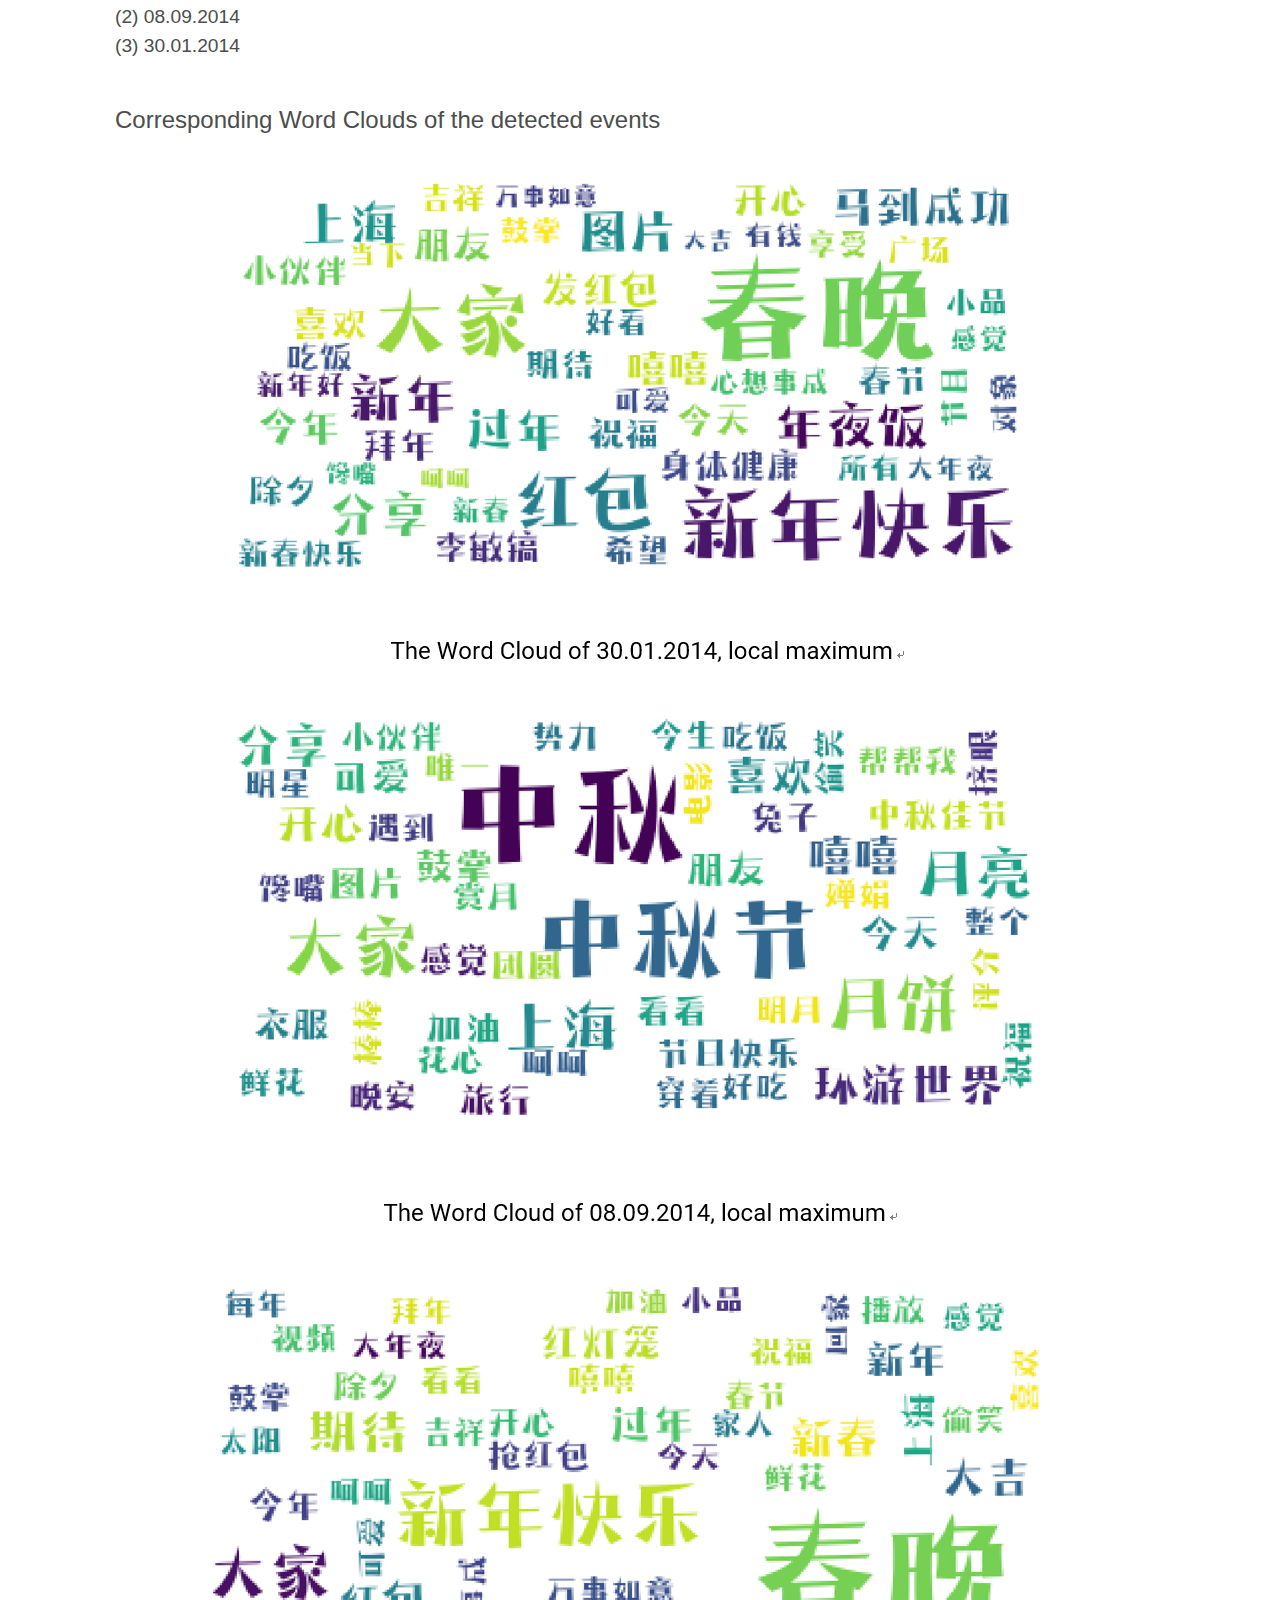
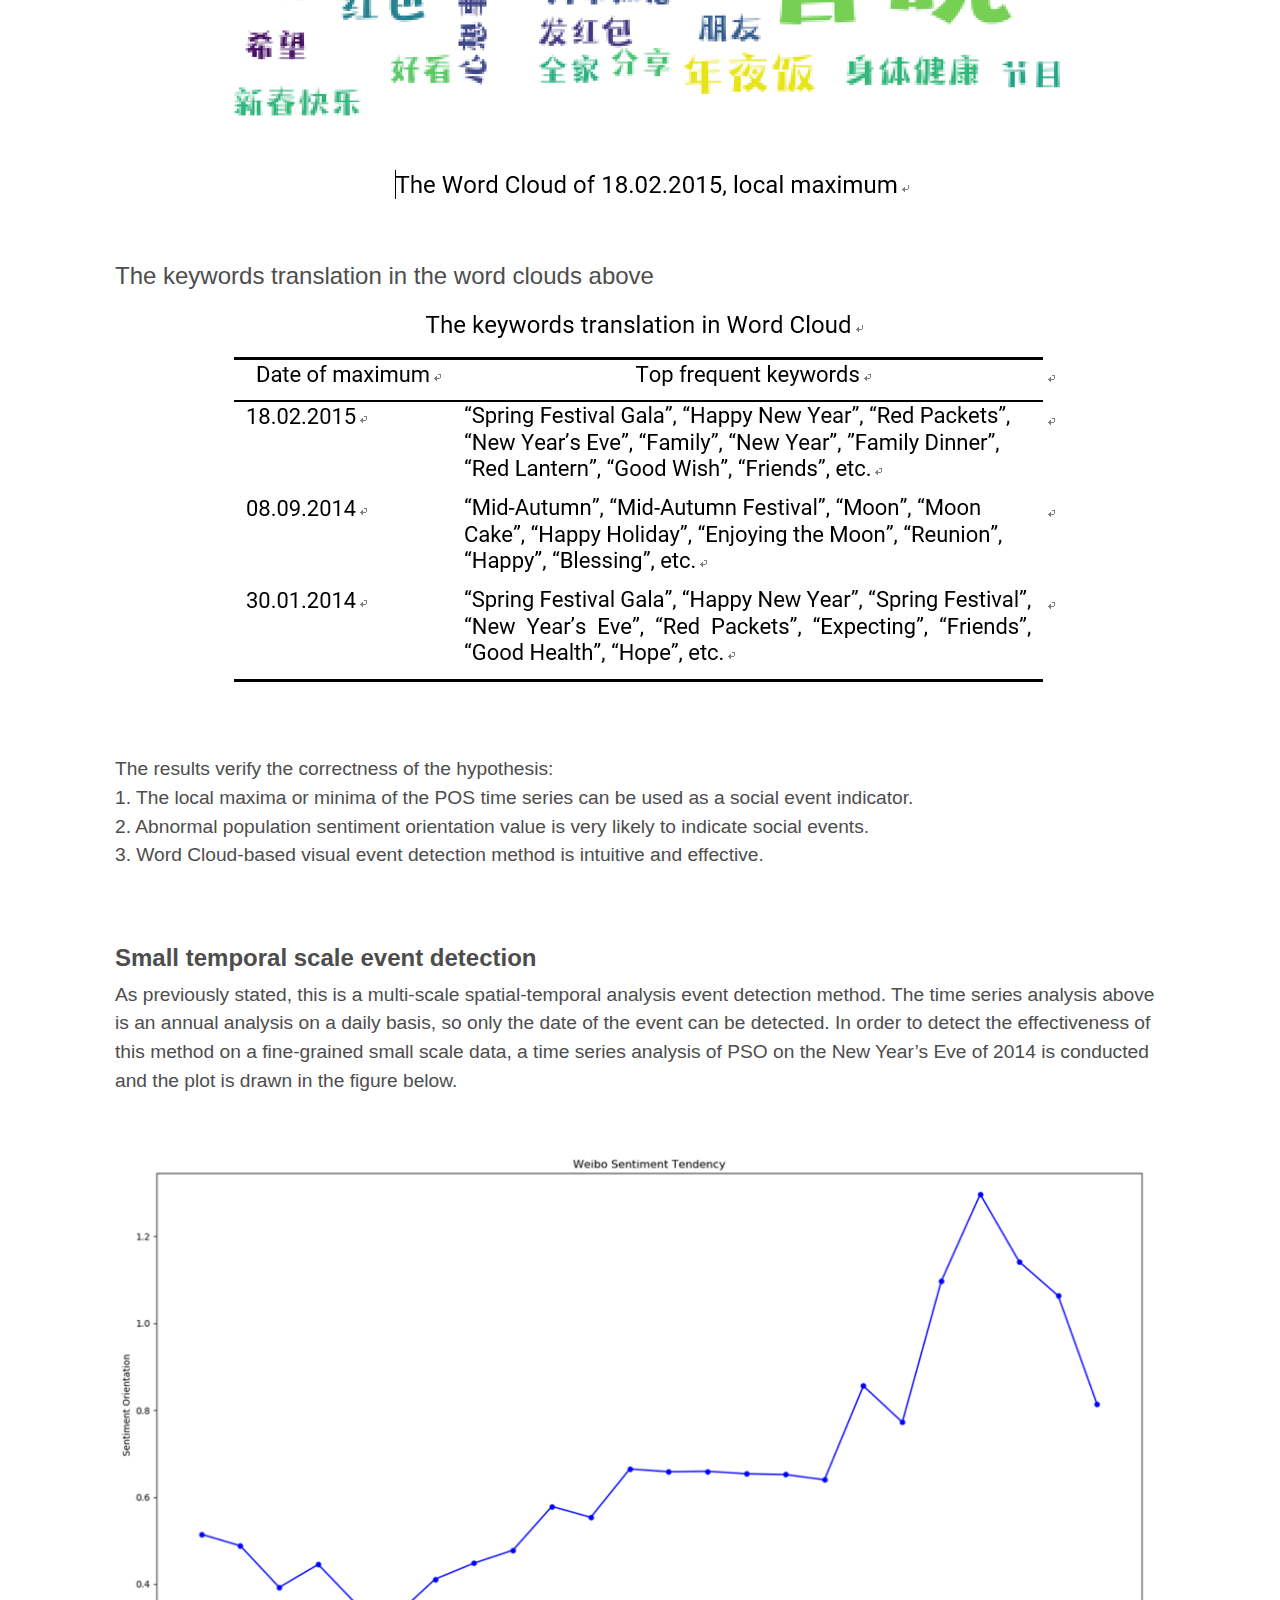
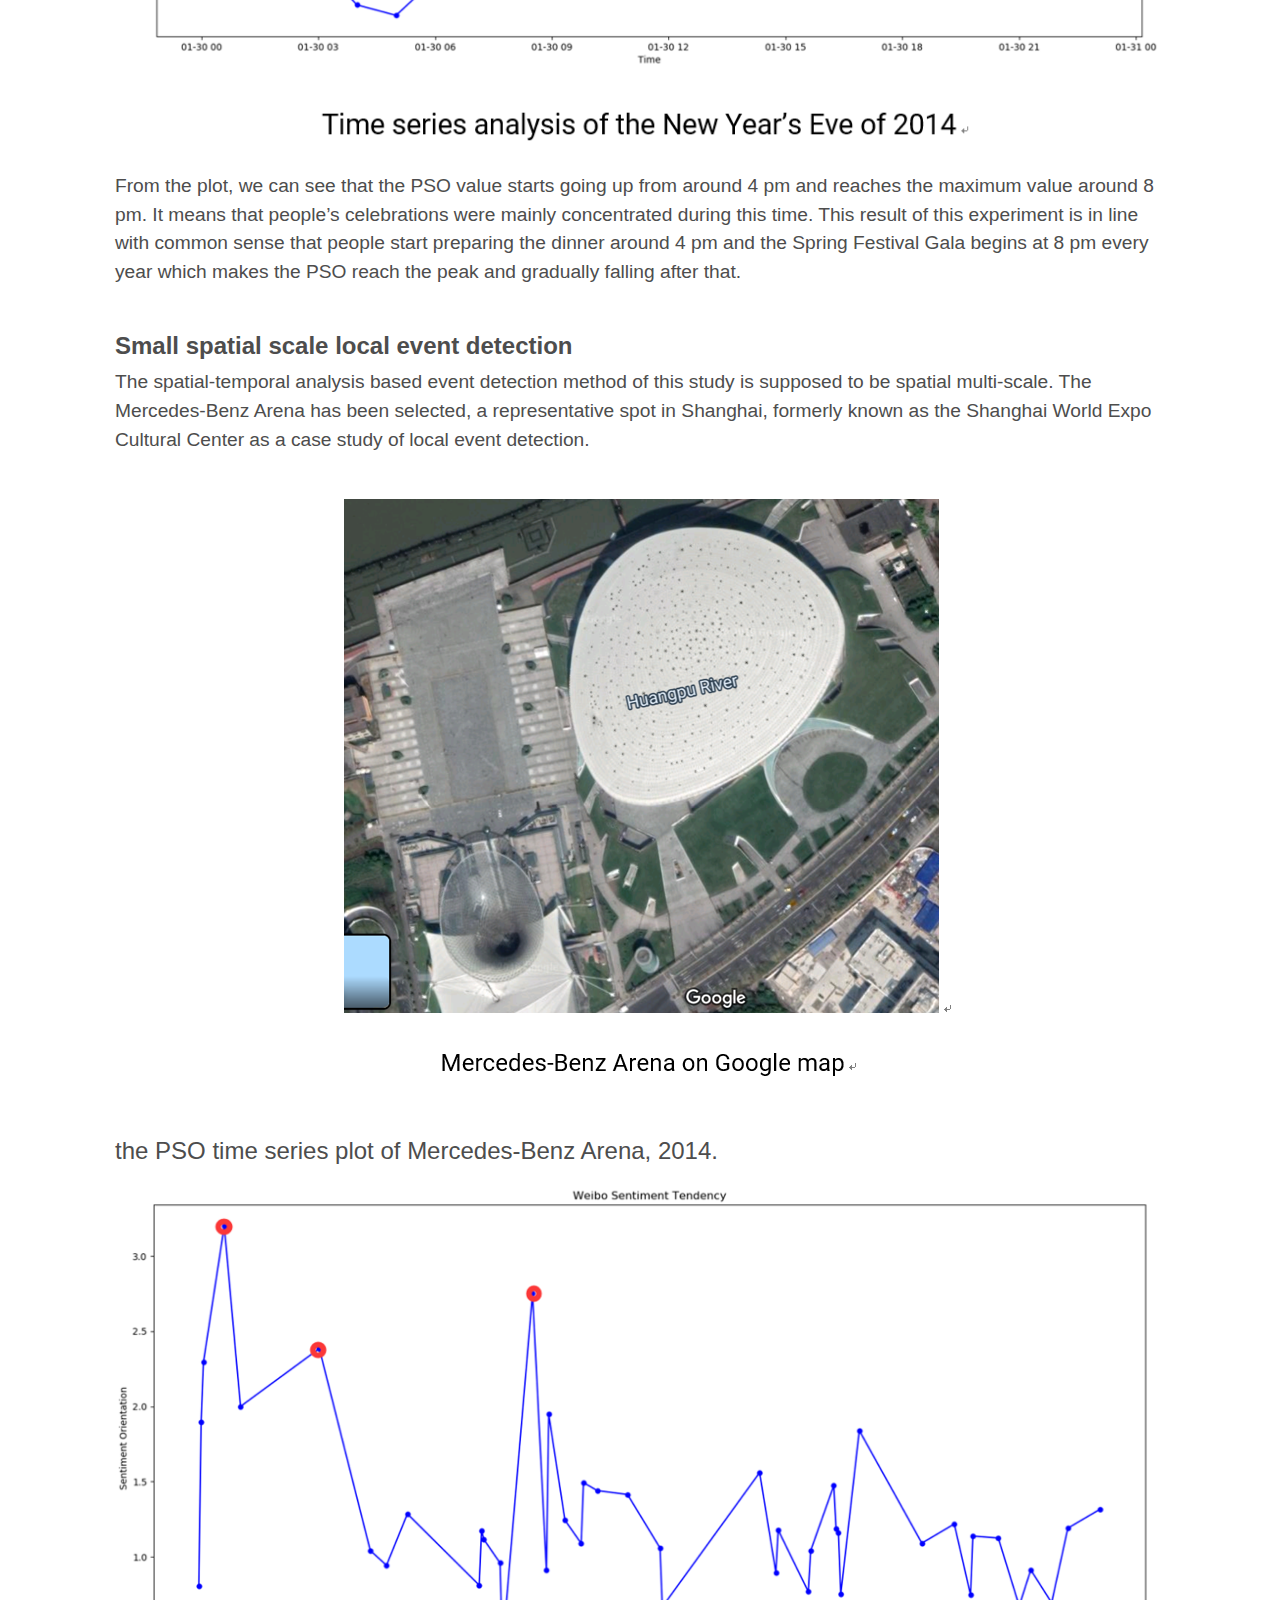
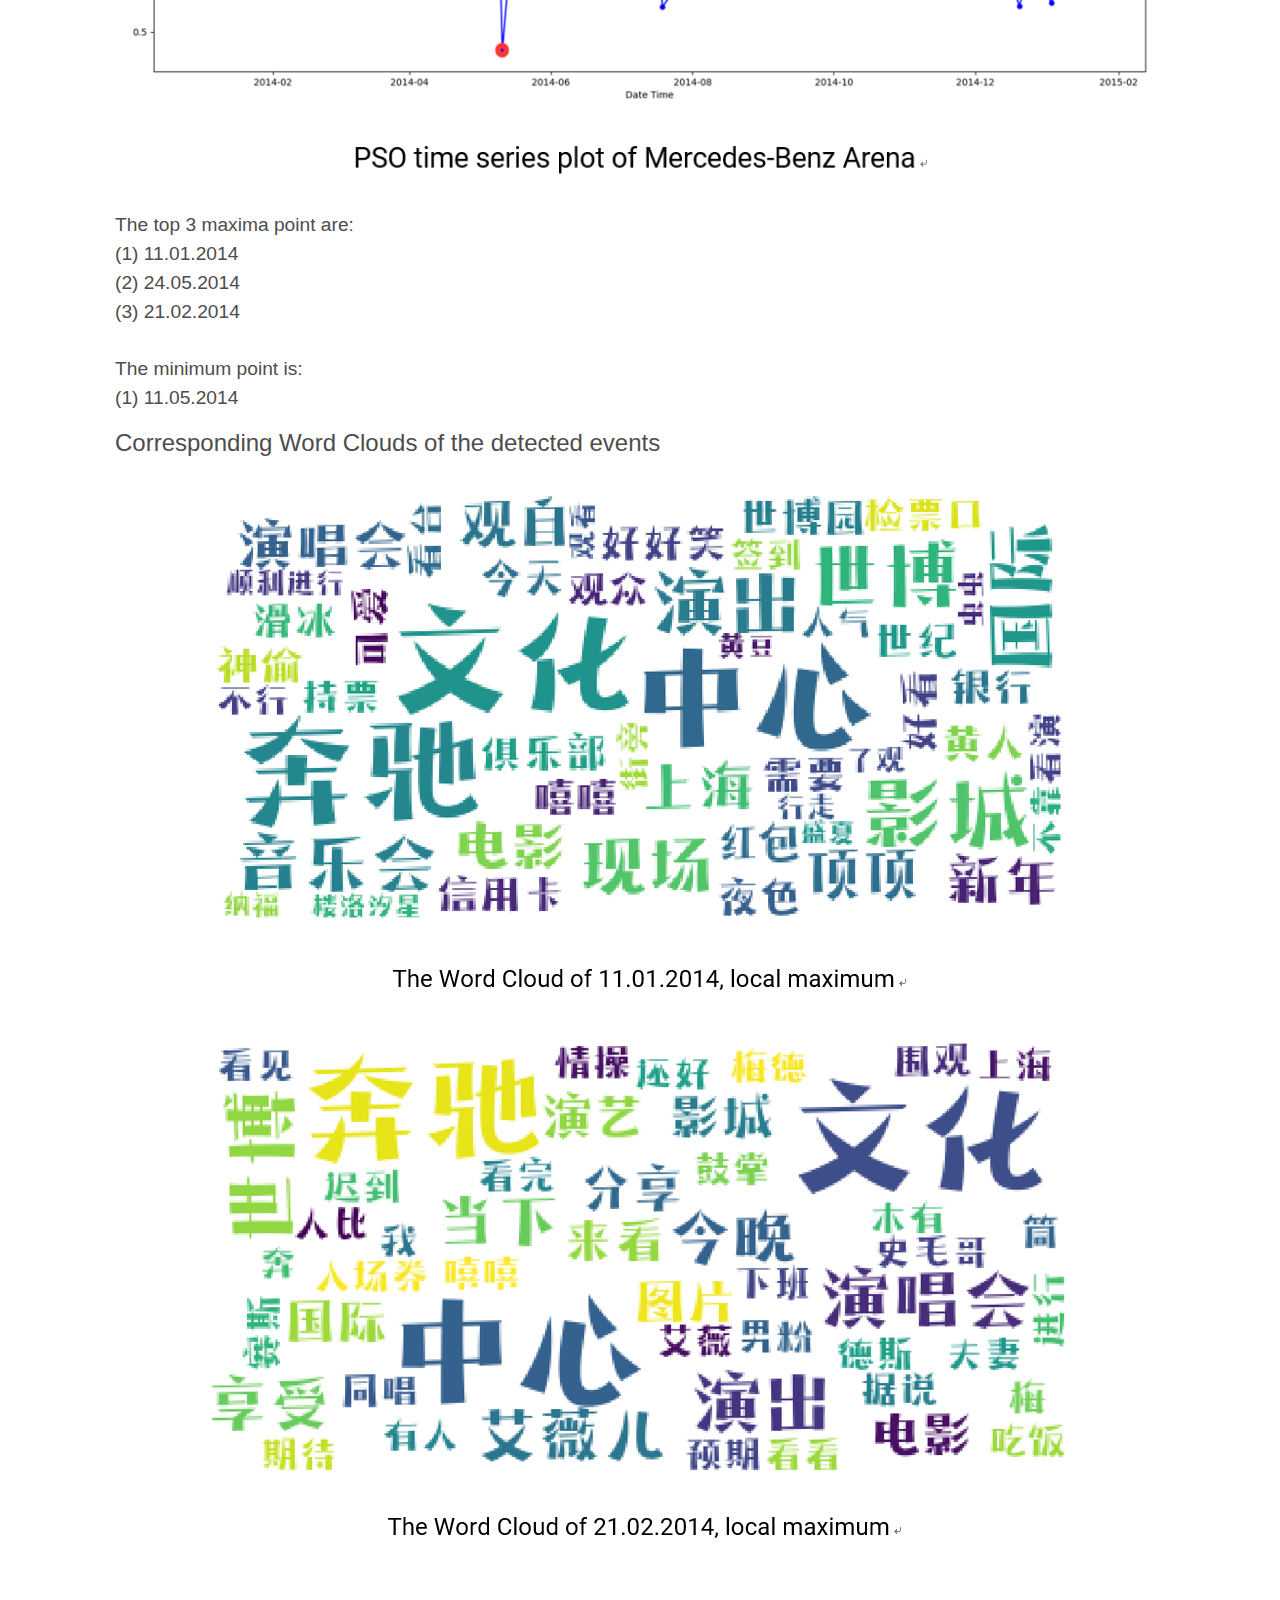
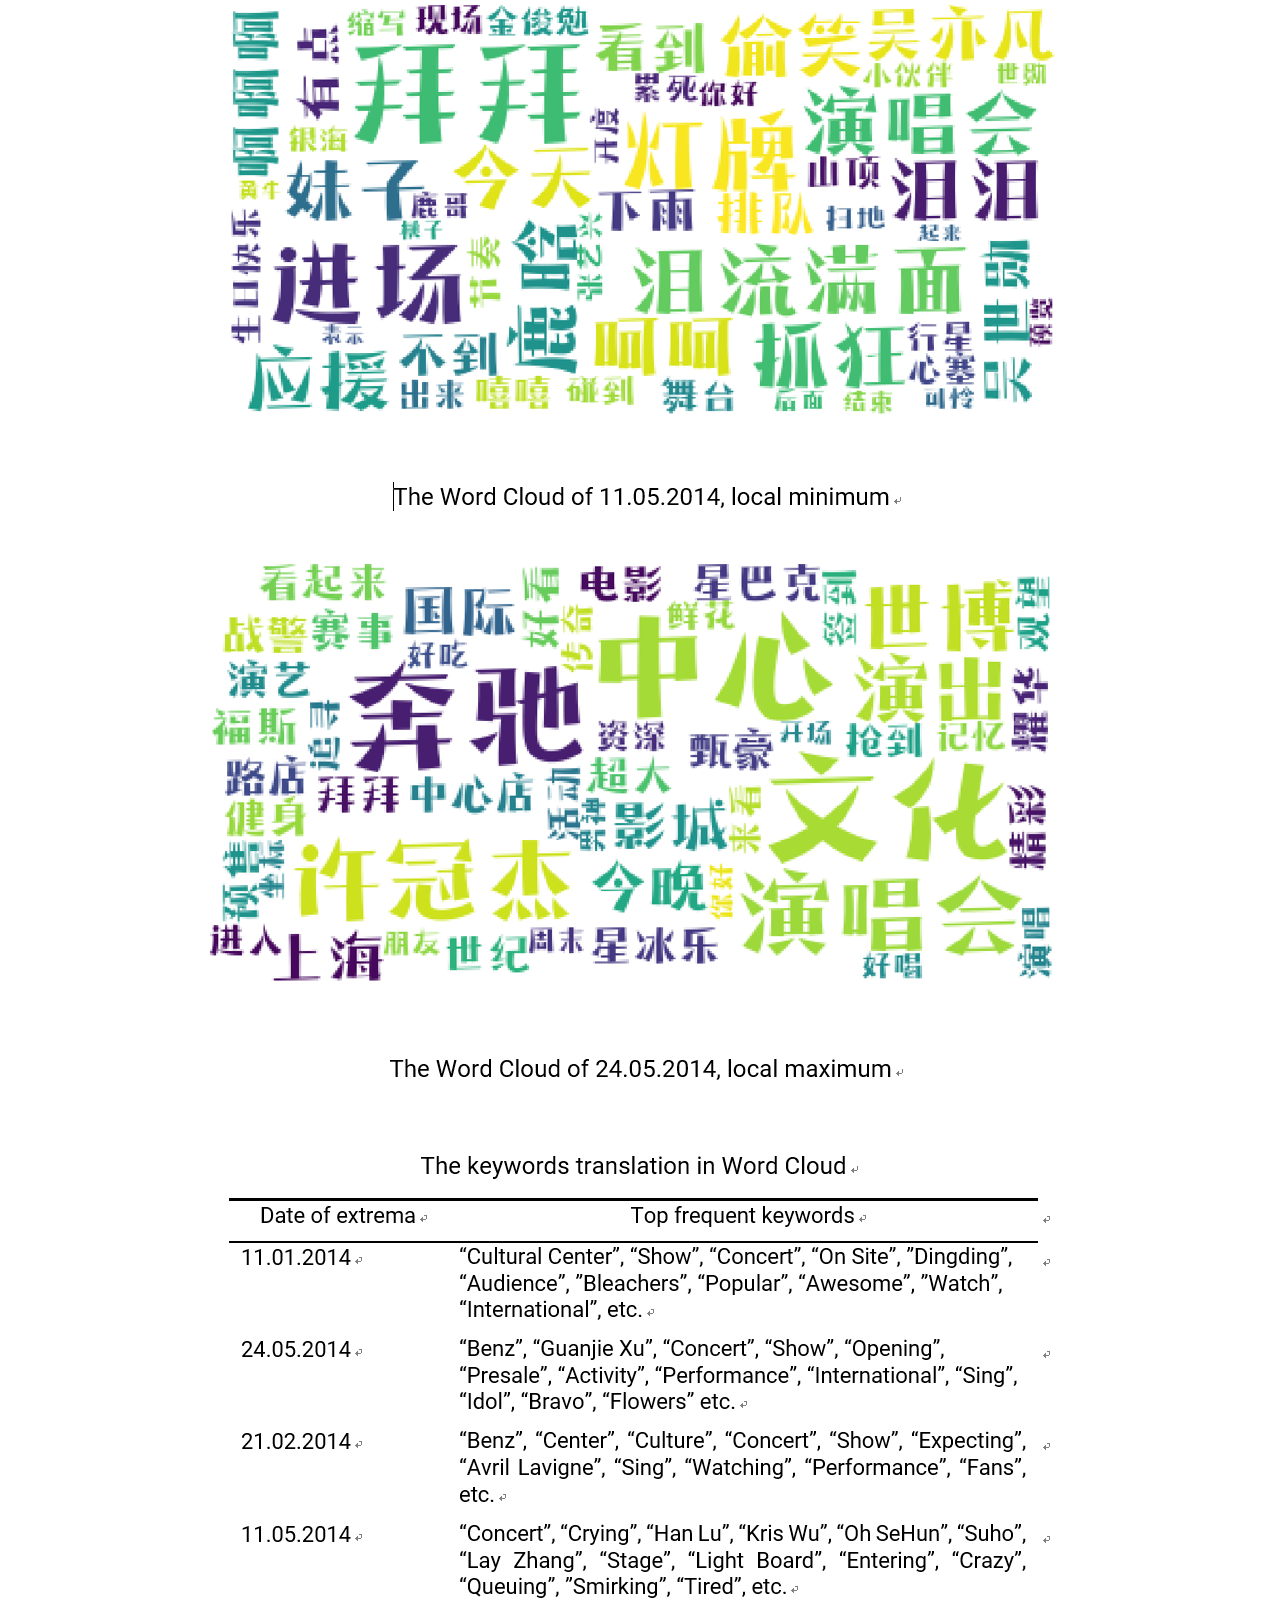
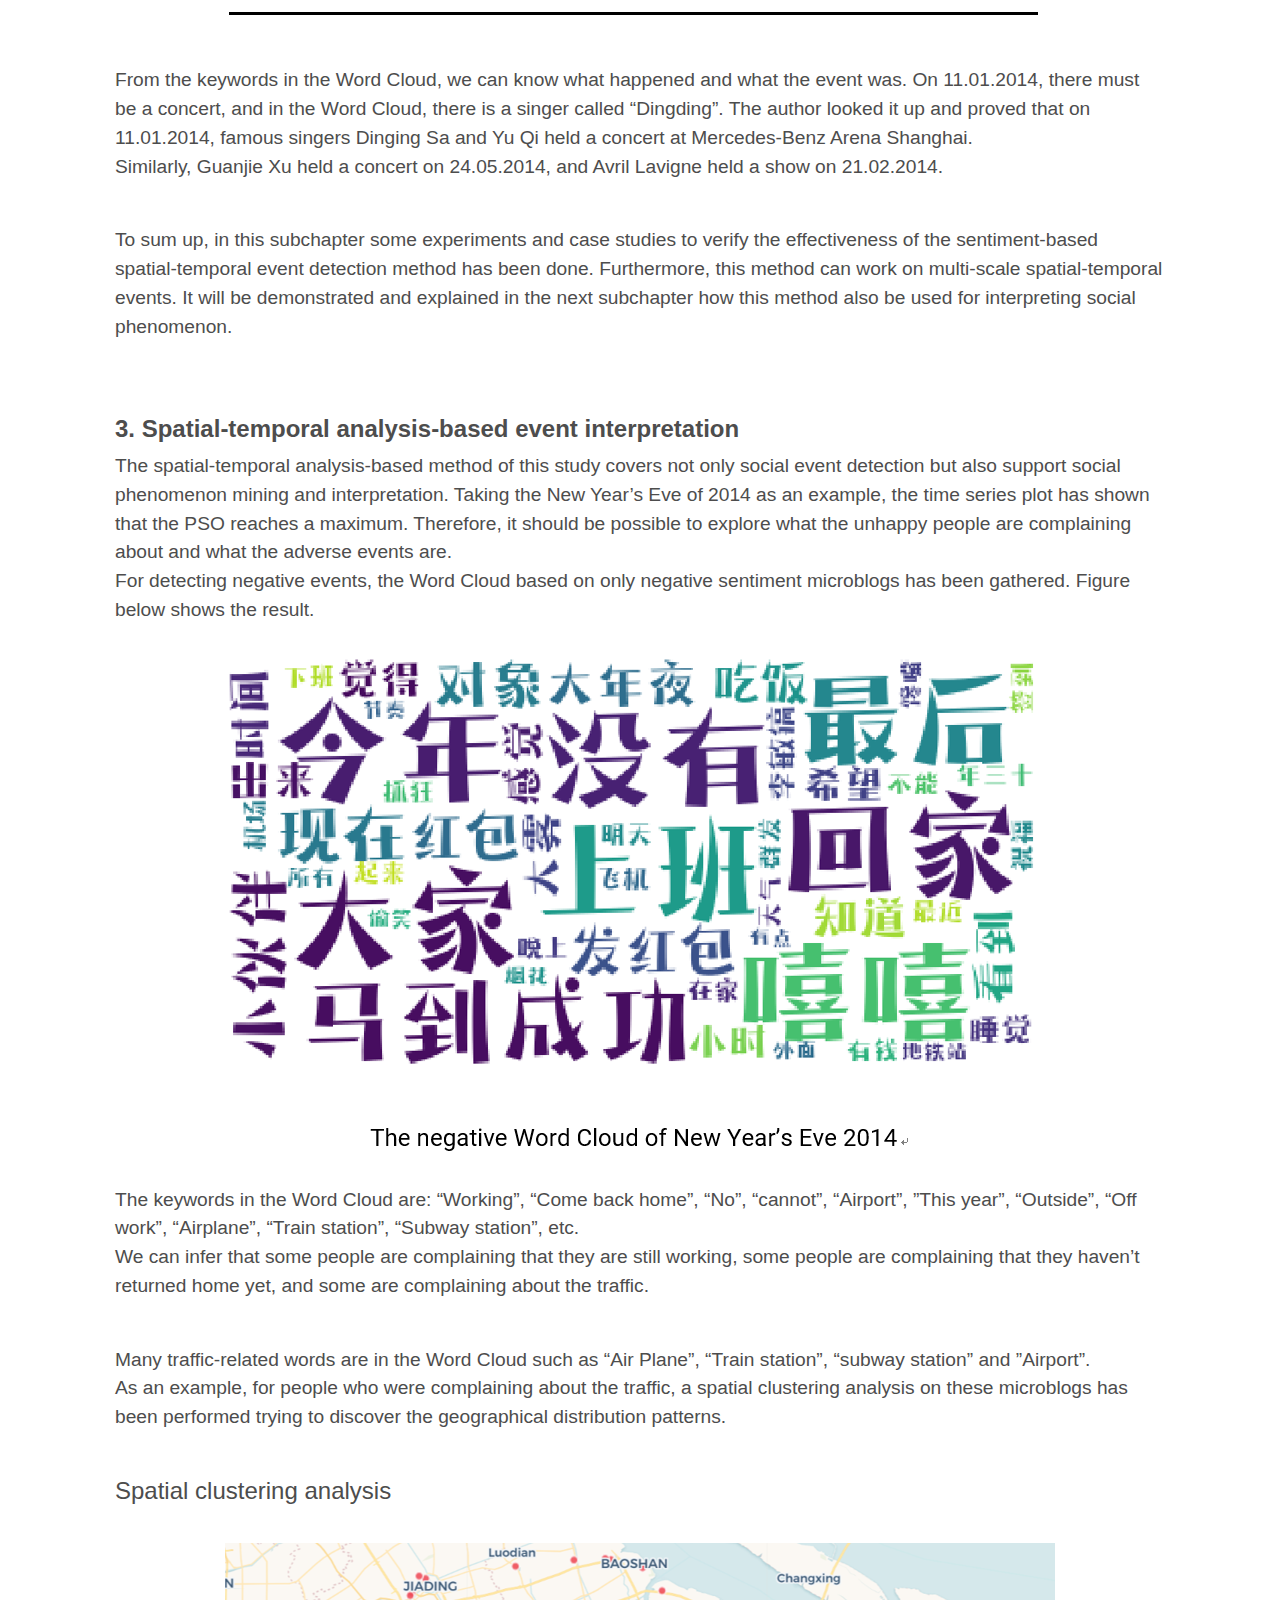
<file: projects/sentiment_event_detection/sentiment_event_detection.html>
<!doctype html>
<html lang="en">
  <head>
    <!-- Required meta tags -->
    <meta charset="utf-8">
    <meta name="viewport" content="width=device-width, initial-scale=1, shrink-to-fit=no">
    <link rel="icon" href="../../img/lin.png">
    <!-- Bootstrap CSS -->
    <link rel="stylesheet" href="https://stackpath.bootstrapcdn.com/bootstrap/4.3.1/css/bootstrap.min.css" integrity="sha384-ggOyR0iXCbMQv3Xipma34MD+dH/1fQ784/j6cY/iJTQUOhcWr7x9JvoRxT2MZw1T" crossorigin="anonymous">

    <title>Lin Che</title>
    <link rel="stylesheet" href="../../css/lin_website.css">
  </head>
  <body>
  	
	<div class="container">
	
	<!--Header fixed navigation bar-->
	<nav class="row navbar fixed-top navbar-expand-sm border-bottom">

	  <div class="container">
	  <a class="navbar-brand website-name" href="../../index.html">Lin Che</a>
	  
	  <!-- Toggler/collapsibe Button -->
      <button class="navbar-toggler" type="button" data-toggle="collapse" data-target="#navbarNav" aria-controls="navbarNav" aria-expanded="false" aria-label="Toggle navigation">
        <span class="navbar-toggler-icon"></span>
      </button>
      
      <!-- Navbar links -->
	  <div class="collapse navbar-collapse nav-links" id="navbarNav">
	    <ul class="navbar-nav">
	      <li class="nav-item active">
	        <a class="nav-link" href="../../index.html">Portfolio</a>
	      </li>
	      <li class="nav-item">
	        <a class="nav-link" href="#">Blog</a>
	      </li>
	      <li class="nav-item">
	        <a class="nav-link" href="../../about.html">About <span class="sr-only">(current)</span></a>
	      </li>
	    </ul>
	  </div>
	  </div>
	  
	</nav>
	
	
  	<!--main body part-->
  	<div class="container mainbody-container">
	  <div class="col-12 col-sm-12 col-md-12 col-lg-12 col-xl-12"> 
	  	<h2 class="text-center project-title" > 
	  		<a href="https://github.com/lin102/sentiment-based-spatial-temporal-event-detection-in-social-media-" > Sentiment-based spatial‐temporal event detection in social media data </a>
	  	</h2>
	  </div>	
	  
	  <div class="col-12 col-sm-12 col-md-12 col-lg-12 col-xl-12"> 
	  	 
	  	 <br>
	     <img src="img/workflow.png" alt="thesis workflow" class="img-fluid center-block project-image">
	  	 <br>
	  	 <h4 class="project-subtitle">Abstract</h4>
	  	 <p>The emergence of social media provides a new source of sensing society. 
	  	 	In this thesis, a novel event detection method for detecting real-world events based on population sentiment orientation (PSO) from social media check-in data is proposed. 
	  	 	The method is mainly composed of sentiment analysis, spatial-temporal analysis, and event extraction.
       </p>
       <br>
       
       <p>
       The hypothesis guiding this research is that social events change PSO in the dimension of time and space. 
       The ratio of the number of positive and negative records is chosen to indicate the PSO within a specified period and geographical area. 
       First, different sentiment classification methods are compared and a sentiment classification model is trained. Second, spatial-temporal analysis empowers the method to detect multi-scale events in terms of time and space dimension. Specifically, the method can detect events from nationwide festivals to local activities and from annual-scale to day-scale. 
       Furthermore, time series analysis and spatial clustering can interpret the social phenomenon of the event by mining spatial-temporal patterns. 
       At last, A Word Cloud is used to visualize the extracted high-frequency event keywords for visually identifying the event.
       </p>
       
       <br>
	     <p>
	     	For testing the method, a case study is conducted using Sina Weibo data in Shanghai, China, 2014. 
	     	Events such as Chinese New Year, Mid-Autumn Festival and concerts have been successfully detected. 
	     	Besides, the interpretation ability of this method is also tested. Main reasons for negative microblogs on the New Year’s Eve are successfully extracted. 
	     	Traffic as one of the biggest reasons from the result, the spatial pattern of it has been discovered. Related microblogs are mainly distributed at sites of public transportation like Shanghai Pudong international airport or railway station.
	     </p>
	     <br>
	  	
	  	 <p>
	  	 	Keywords: Spatial-temporal analysis, Event detection, Social media, Sentiment analysis, Machine learning, Data mining.
	  	 </p>	
	  	 <br>
	  	 
	  	 
	  	 <h4 class="project-subtitle">1. Sentiment Analysis</h4>
	  	 <img src="img/sentiment_workflow.png" alt="sentiment classification workflow" class="img-fluid center-block project-image">
	  	 <br>
	  	 
	  	 <h4 class="project-subtitle">1.1 Lexicon-based Classification</h4>
	  	 <img src="img/lexicon sources.png" alt="lexicon sources" class="img-fluid center-block project-image">
	  	 <h4>Lexicon-based method evaluation: </h4>
	  	 <img src="img/lexicon based method evaluation.png" alt="Lexicon-based method evaluation" class="img-fluid center-block project-image">	
	  	 
	  	 <h4 class="project-subtitle">1.2 Machine learning-based Classification</h4>
	  	 <br>
	  	 <h4> Segmentation</h4>
	  	 <p>
	  	  The Jieba Python library is used in this study.
	  	 </p>
	  	 
	  	 <h4> Vectorization</h4>
	  	 <p>
	  	  By now, all the sentences can be accurately segmented. 
	  	  The next step is converting all words into vectors.
	  	   In this thesis, the Word2vec model is applied. Gensim, A Natural Language Processing Python library (Řehůřek, 2009) offers word2vec algorithms.
	  	 </p>
	  	 <br>
	  	 
	  	 <h4>Machine learning-based method evaluation </h4>
	  	 <img src="img/machine learning based method evaluation.png" alt="Machine learning-based method evaluation" class="img-fluid center-block project-image">	
	  	 
	  	 
	  	 <h4 class="project-subtitle">1.3 Classification Result</h4>
	  	 <p>
	  	 	The best result comes from the Logistic Regression Classifier. So after applying the already-trained classification on the whole data set, the result shows below.
	  	 </p>	
	  	 <img src="img/classification result.png" alt="Classification result" class="img-fluid center-block project-image">	
	  	 
	  	 <h4 class="project-subtitle">1.4 Sentiment Indicator</h4>
	  	  <p>
	  	 	In this thesis, the ratio of the number of positive and negative records to indicate the population sentiment orientation within a certain period of time and specified geographical area is used. 
	  	 	The author names this indicator Population Sentiment Orientation (PSO). The equation is written as below:
	  	 </p>	
	  	 <img src="img/PSO indicator.png" alt="Population Sentiment Orientation Indicator" class="img-fluid center-block project-image">	
	  	 <br>
	  	 <br>
	  	 
	  	 
	  
	  	 <h4 class="project-subtitle">2. Spatial-temporal analysis-based event detection </h4>
	  	 <p>
	  	 	Spatial-temporal analysis of population sentiment orientation in this study helps to determine the time, and geographical distribution of the happened social events and the word cloud technique is used for specifically visual detect what the exact event is. 
	  	 </p>
	  	 <br>
	  	 
	  	 <h4>Events Detection</h4>
	  	 <p>The hypothesis of time series analysis of this study    is that the global or local maxima or minima of the population sentiment orientation of the time series can indicating social events. 
	  	 	For testing this hypothesis, the case study is designed and implemented as follows.
        First, the whole year (minimum unit is one single day) and entire Shanghai region data to detect city-scale event happened in a day of the entire year has been used. The time series plot is shown below.
				</p>
				<img src="img/time series plot.png" alt="Time series plot of PSO of Shanghai, 2014" class="img-fluid center-block project-image">	
	  	 <p>
	  	 	In the plot, the time-series display the tendency of PSO, and in general, the PSO score is below 1.0 which is in line with common sense that people complain and express negative opinions more often in Social media. 
	  	 	The local minima and maxima are very quickly visual detected from the plot. Therefore, the top 3 maxima points have been picked to verify the experimental hypothesis: <br>
				(1)	18.02.2015 <br>
				(2)	08.09.2014 <br>
				(3)	30.01.2014 <br>
	  	 </p>	
	  	 <br>
	  	 	
	  	 <h4> Corresponding Word Clouds of the detected events</h4>
	  	 <img src="img/20140130.png" alt="The Word Cloud of 30.01.2014, local maximum" class="img-fluid center-block project-image">	
	  	 <img src="img/20140908.png" alt=" The Word Cloud of 08.09.2014, local maximum" class="img-fluid center-block project-image">	
	  	 <img src="img/20150218.png" alt="The Word Cloud of 18.02.2015, local maximum" class="img-fluid center-block project-image">	
	  	 <br>
	  	 <h4>The keywords translation in the word clouds above</h4>
	  	 <img src="img/wordclouds_translation.png" alt="The keywords translation in Word Cloud" class="img-fluid center-block project-image">	
	  	 <br>
	  	 <p>
	  	 	The results verify the correctness of the hypothesis:<br>
					1.	The local maxima or minima of the POS time series can be used as a social event indicator.<br>
					2.	Abnormal population sentiment orientation value is very likely to indicate social events.<br>
					3.	Word Cloud-based visual event detection method is intuitive and effective.<br>
	  	 </p>
	  	 <br>
	  	 <br>
	  	 
	  	 <h4 class="project-subtitle">Small temporal scale event detection</h4>
	  	 <p>As previously stated, this is a multi-scale spatial-temporal analysis event detection method. 
	  	 	The time series analysis above is an annual analysis on a daily basis, so only the date of the event can be detected. 
	  	 	In order to detect the effectiveness of this method on a fine-grained small scale data, a time series analysis of PSO on the New Year’s Eve of 2014 is conducted and the plot is drawn in the figure below.
	  	 </p>
	  	 <br>
	  	 <img src="img/time_series_20140130.png" alt="Time series analysis of the New Year’s Eve of 2014" class="img-fluid center-block project-image">	
	  	 <p>
	  	 	From the plot, we can see that the PSO value starts going up from around 4 pm and reaches the maximum value around 8 pm. 
	  	 	It means that people’s celebrations were mainly concentrated during this time. 
	  	 	This result of this experiment is in line with common sense that people start preparing the dinner around 4 pm and the Spring Festival Gala begins at 8 pm every year which makes the PSO reach the peak and gradually falling after that. 
	  	 </p>
	  	 <br>
	  	 
	  	 <h4 class="project-subtitle">Small spatial scale local event detection</h4>
	  	 <p>
	  	 	The spatial-temporal analysis based event detection method of this study is supposed to be spatial multi-scale.
	  	 	The Mercedes-Benz Arena has been selected, a representative spot in Shanghai, formerly known as the Shanghai World Expo Cultural Center as a case study of local event detection. 
	  	 </p>
	  	 <img src="img/Mercedes_benz_arena.png" alt="Time series analysis of the New Year’s Eve of 2014" class="img-fluid center-block project-image">	
	  	 <br>
	  	 <h4>the PSO time series plot of Mercedes-Benz Arena, 2014.</h4>
	  	 <img src="img/pso_time_series_mercedes.png" alt="PSO time series plot of Mercedes-Benz Arena" class="img-fluid center-block project-image">	
	  	 <p>
	  	 	The top 3 maxima point are:<br>
					(1) 11.01.2014 <br>
					(2) 24.05.2014 <br>
					(3) 21.02.2014 <br>
        <br>
				The minimum point is:<br>
					(1)	11.05.2014<br>
	  	 </p>
	  	 
	  	 <h4>Corresponding Word Clouds of the detected events</h4>
	  	 <img src="img/MB_20140111.png" alt="" class="img-fluid center-block project-image">	
	  	 <img src="img/MB_20140221.png" alt="" class="img-fluid center-block project-image">	
	  	 <img src="img/MB_20140511.png" alt="" class="img-fluid center-block project-image">	
	  	 <img src="img/MB_20140524.png" alt="" class="img-fluid center-block project-image">	
	  	 <br>
	  	 <img src="img/MB_translation.png" alt="" class="img-fluid center-block project-image">	
	  	 
	  	 <p>
	  	 	From the keywords in the Word Cloud, we can know what happened and what the event was. 
	  	 	On 11.01.2014, there must be a concert, and in the Word Cloud, there is a singer called “Dingding”. The author looked it up and proved that on 11.01.2014, famous singers Dinging Sa and Yu Qi held a concert at Mercedes-Benz Arena Shanghai. <br>
	  	 	Similarly, Guanjie Xu held a concert on 24.05.2014, and Avril Lavigne held a show on 21.02.2014. 
	  	 </p>
	  	 <br>
	  	 <p>
	  	 	To sum up, in this subchapter some experiments and case studies to verify the effectiveness of the sentiment-based spatial-temporal event detection method has been done. 
	  	 	Furthermore, this method can work on multi-scale spatial-temporal events. 
	  	 	It will be demonstrated and explained in the next subchapter how this method also be used for interpreting social phenomenon.
	  	 </p>
	  	 <br>
	  	 <br>
	  	 
	  	 <h4 class="project-subtitle">3. Spatial-temporal analysis-based event interpretation </h4>
	  	 <p>
	  	 	 The spatial-temporal analysis-based method of this study covers not only social event detection but also support social phenomenon mining and interpretation. 
	  	 	 Taking the New Year’s Eve of 2014 as an example, the time series plot has shown that the PSO reaches a maximum. 
	  	 	 Therefore, it should be possible to explore what the unhappy people are complaining about and what the adverse events are. <br>
				 For detecting negative events, the Word Cloud based on only negative sentiment microblogs has been gathered. Figure below shows the result.
	  	 </p>
	  	 <img src="img/2014negative.png" alt="Negative keywords of New Year's Eve" class="img-fluid center-block project-image">	
	  	 <p>
	  	 	The keywords in the Word Cloud are: “Working”, “Come back home”, “No”, “cannot”, “Airport”, ”This year”, “Outside”, “Off work”, “Airplane”, “Train station”, “Subway station”, etc.<br>
	  	 	 We can infer that some people are complaining that they are still working, some people are complaining that they haven’t returned home yet, and some are complaining about the traffic. 
	  	 </p>
	  	 <br>
	  	 <p>
	  	 	Many traffic-related words are in the Word Cloud such as “Air Plane”, “Train station”, “subway station” and ”Airport”. <br>
	  	 	As an example, for people who were complaining about the traffic, a spatial clustering analysis on these microblogs has been performed trying to discover the geographical distribution patterns. 
	  	 </p>
	  	 <br>
	  	 
	  	 <h4>Spatial clustering analysis</h4>
	  	 <br>
	  	 <img src="img/traffic_point_map.png" alt="The point map of negative traffic data" class="img-fluid center-block project-image">	
	  	 <img src="img/traffic_heat_map.png" alt="The heat map of negative traffic data" class="img-fluid center-block project-image">	
	  	 <p>
	  	 	To deeply mining the spatial pattern, DBSCAN is applied to the data set based on the haversine formula (distance metric).<br> 
	  	 	Figure below is a small multiple showing the clustering results with different parameter combination. The best clustering result can be visually judged.
	  	 </p>
	  	 <img src="img/DBSCAN_small_multiples.png" alt="Sample multiple of clustering results" class="img-fluid center-block project-image">	
	  	 <p>
	  	 	The X and Y axes are representing the geographical coordinates system.<br>
	  	  The title of each subplot is the cluster number, the parameters (Epsilon and Min_sample). The different color of the points in the plot represents a different cluster. The range of the Epsilon is from 0.5 km to 1.5 km, and the scope of the Min_sample is from 5 to 15.<br>
	  	  From the plot, we can see that there are roughly three clusters. With the 1 km Epsilon and 15 Min_sample, the algorithm returns 3 cluster, and the clustering effect seems relatively good compared with others. Therefore, the three clusters have been placed on a map to see the spatial patterns. <br>
	  	  Figures below are the map and the zoomed-in maps of each cluster.
	  	 </p>
	  	 <img src="img/cluster_map.png" alt="cluster map" class="img-fluid center-block project-image">	
	  	 <img src="img/1st_cluster.png" alt="The 1st cluster" class="img-fluid center-block project-image">	
	  	 <img src="img/2nd_cluster.png" alt="The 2nd cluster" class="img-fluid center-block project-image">	
	  	 <img src="img/3rd_cluster.png" alt="The 3rd cluster" class="img-fluid center-block project-image">	
	  	 <p>
	  	 	With additional geographical information on the Open Street Map base map, from the figures above we can see that the first cluster is Shanghai Hongqiao International Airport and railway station region. The second cluster is Shanghai railway station region, and the third cluster is Shanghai Pudong International Airport. 
	  	 </p>
	  	 <br>
	  	 
	  	  <h4 class="project-subtitle">4. Conclusion </h4>
	  	 <p>
	  	 	The main innovation of this thesis is a new approach of event detection which combines sentiment analysis and spatial-temporal analysis. Moreover, this method also has the ability of event interpretation.<br>

				In the thesis, the hypotheses have been verified and the research questions have been answered through experiments. Finally, the conclusions can be summarized as follows:<br>
				
				<br>
				1.	Population sentiment orientation (PSO) can be used to detect events in the dimension of time and space. This further proves the validity of the fundamental hypothesis of this thesis that social events change PSO.<br>
				<br>
				2.	The ratio of positive and negative records of the social media can serve as an indicator for PSO. <br>
				<br>
				3.	This event detection method can successfully detect multi-scale events. From nationwide festival to local activity and from annual-scale to day-scale detection, the method works pretty well.<br>
				<br>
				4.	In general, the extrema of the time series of PSO most likely represent social events. Therefore, social events can be visually detected by the time series plot.<br>
				<br>
				5.	This method can also be used to interpret events. Specifically, spatial-temporal analysis of this method can help mining spatial-temporal patterns of the event. <br>
				<br>
				6.	From the experimental results, overall, the machine learning-based sentiment classification is better than the lexicon-based sentiment classification in terms of the given Weibo data set.<br>
				<br>
				7.	Spatial-temporal analysis in this thesis mainly contains time-space scale transformation, time series analysis and clustering analysis.<br>
				<br>
				8.	Unlike event detection for specific events, this sentiment-based event detection method does not require related keywords training set, so it can detect wider types of events.<br>
				<br>
	  	 </p>
	  	 
	  	 <br>
	  	 <br>
	  	 <a href="poster_Lin .pdf" class="downloadable"> 
         	<h4>Download thesis poster</h4>
         </a>	
         <a href="slides_Lin.zip" class="downloadable"> 
         	<h4>Download thesis slides</h4>
         </a>
         <a href="https://github.com/lin102/sentiment-based-spatial-temporal-event-detection-in-social-media-" class="downloadable"> 
         	<h4>Visit the project on my github</h4>
         </a>
         <p class="text-right">- October, 2019</p>
	  	 
	  
	  </div>
  	
  	</div>
  	
  	</div>
  	
  	
    <!--footer-->
  	<footer class="footer border-top">
  		<div class="container">
  		<div class="row">	
  		<div class="col-12 col-sm-12 col-md-12 col-lg-6 col-xl-6"> 
  		  <h5 class="website-name">Lin Che</h5>
  		  <a href="mailto:lin.che@tum.de">lin.che@tum.de</a>
  		  <br>
  		  <a href="https://github.com/lin102">lin102.github</a>
        </div>
       
        <div class="col-12 col-sm-12 col-md-12 col-lg-6 col-xl-6">    
	        <div class="social">			
						<ul>
						<li class="facebook"><a href="https://www.facebook.com/linche102">Facebook</a></li>
						<li class="linkedin"><a href="https://www.linkedin.com/in/linche/">LinkedIn</a></li>
						<li class="github"><a href="https://github.com/lin102">Github</a></li>
						<li class="twitter"><a href="https://twitter.com/linche102">Twitter</a></li>


						</ul>		
			    </div>
        </div>
        
        <div class="col-12 col-sm-12 col-md-12 col-lg-12 col-xl-12"> 
        	<p class="copyright">
        	 Copyright© 2019 Lin Che. Opinions are solely my own
        	</p>
        </div>	
        
       </div>
  		</div>
  	</footer>  	
  	
    <!-- Optional JavaScript -->
    <!-- jQuery first, then Popper.js, then Bootstrap JS -->
    <script src="https://code.jquery.com/jquery-3.3.1.slim.min.js" integrity="sha384-q8i/X+965DzO0rT7abK41JStQIAqVgRVzpbzo5smXKp4YfRvH+8abtTE1Pi6jizo" crossorigin="anonymous"></script>
    <script src="https://cdnjs.cloudflare.com/ajax/libs/popper.js/1.14.7/umd/popper.min.js" integrity="sha384-UO2eT0CpHqdSJQ6hJty5KVphtPhzWj9WO1clHTMGa3JDZwrnQq4sF86dIHNDz0W1" crossorigin="anonymous"></script>
    <script src="https://stackpath.bootstrapcdn.com/bootstrap/4.3.1/js/bootstrap.min.js" integrity="sha384-JjSmVgyd0p3pXB1rRibZUAYoIIy6OrQ6VrjIEaFf/nJGzIxFDsf4x0xIM+B07jRM" crossorigin="anonymous"></script>
  </body>
</html>
</file>
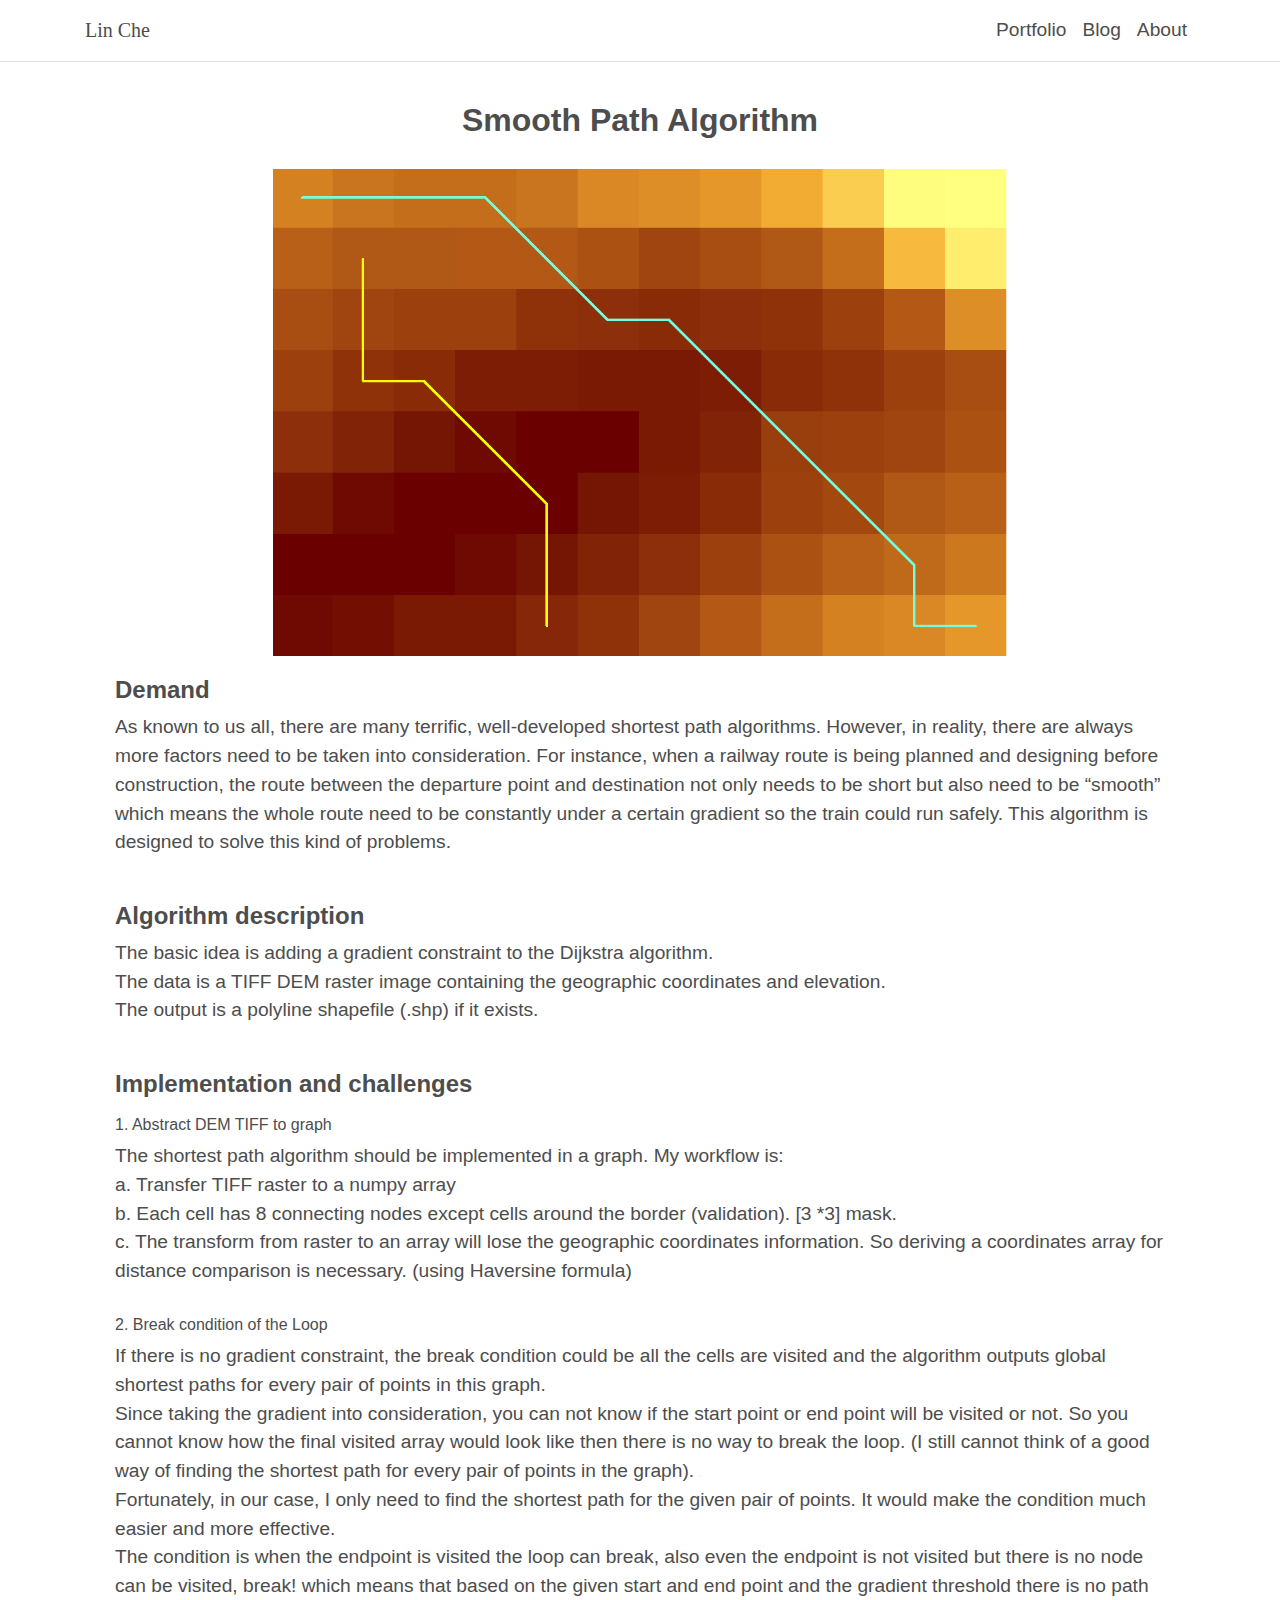
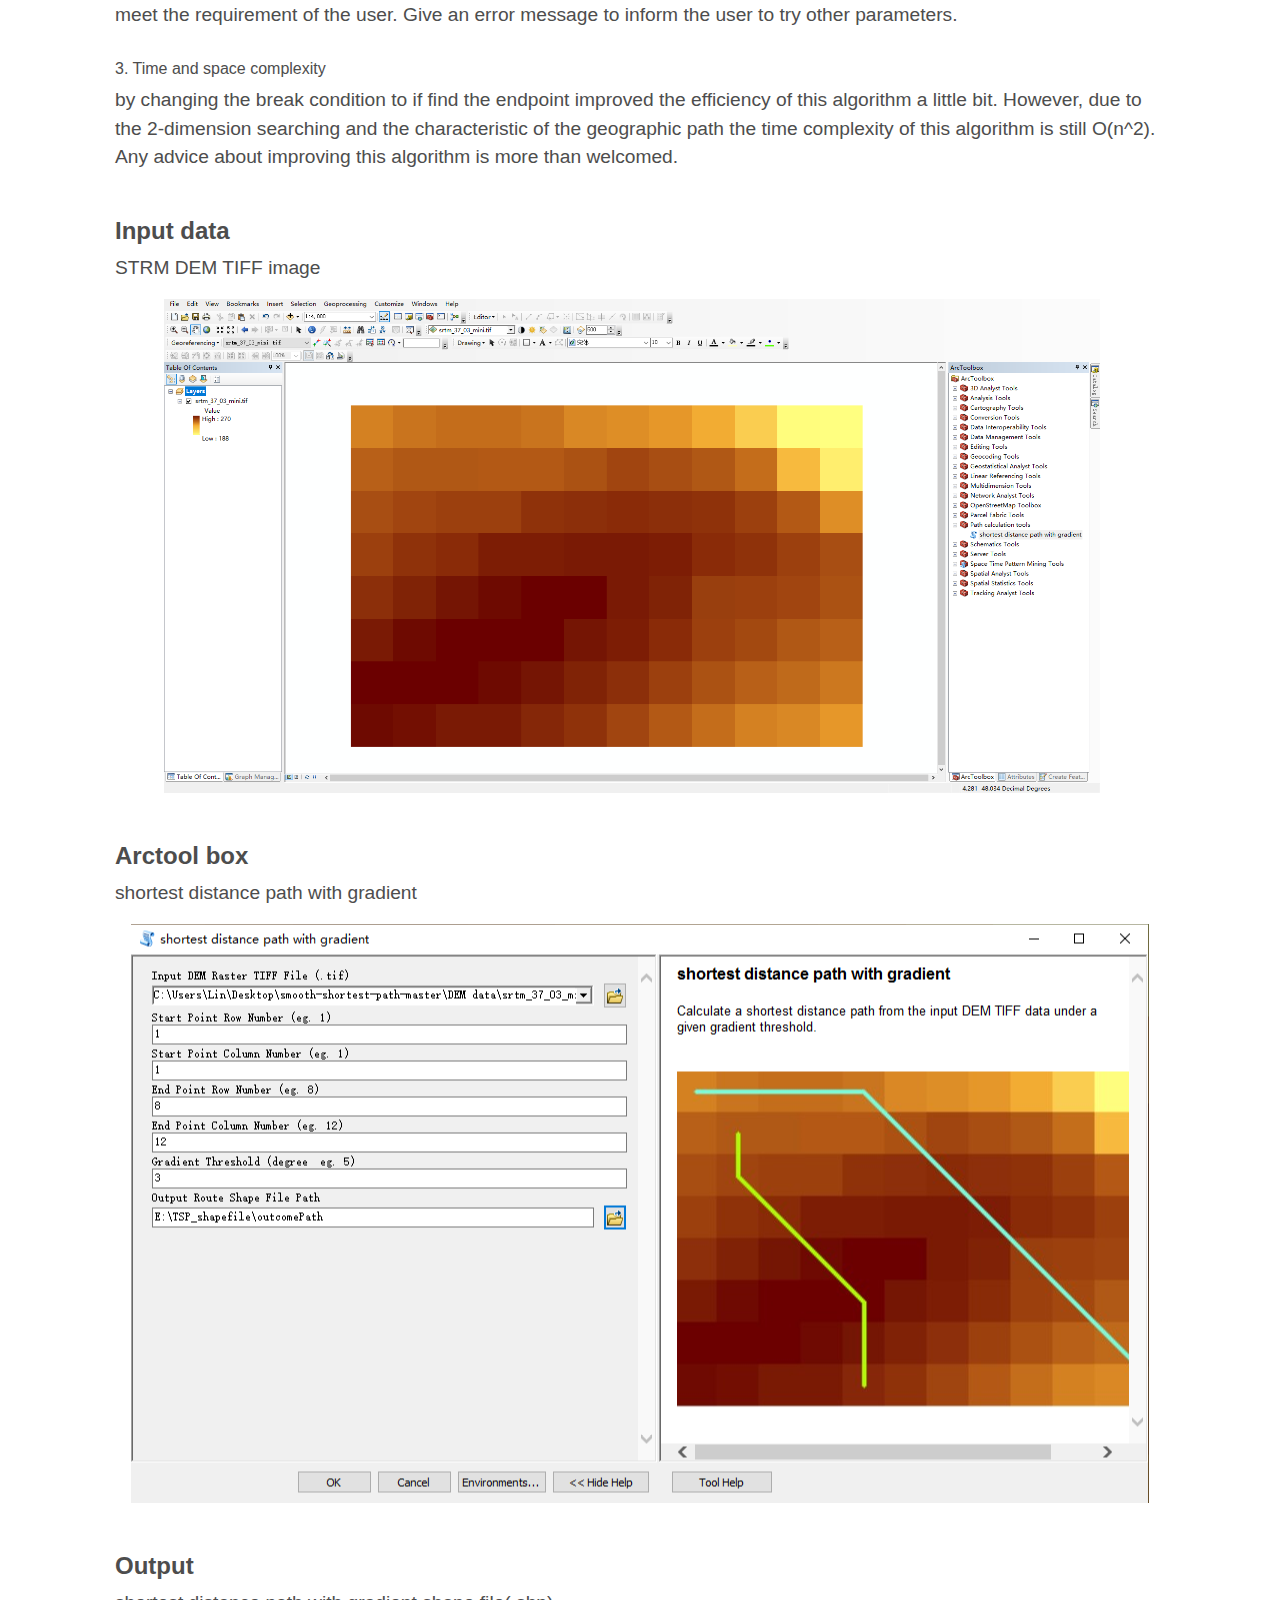
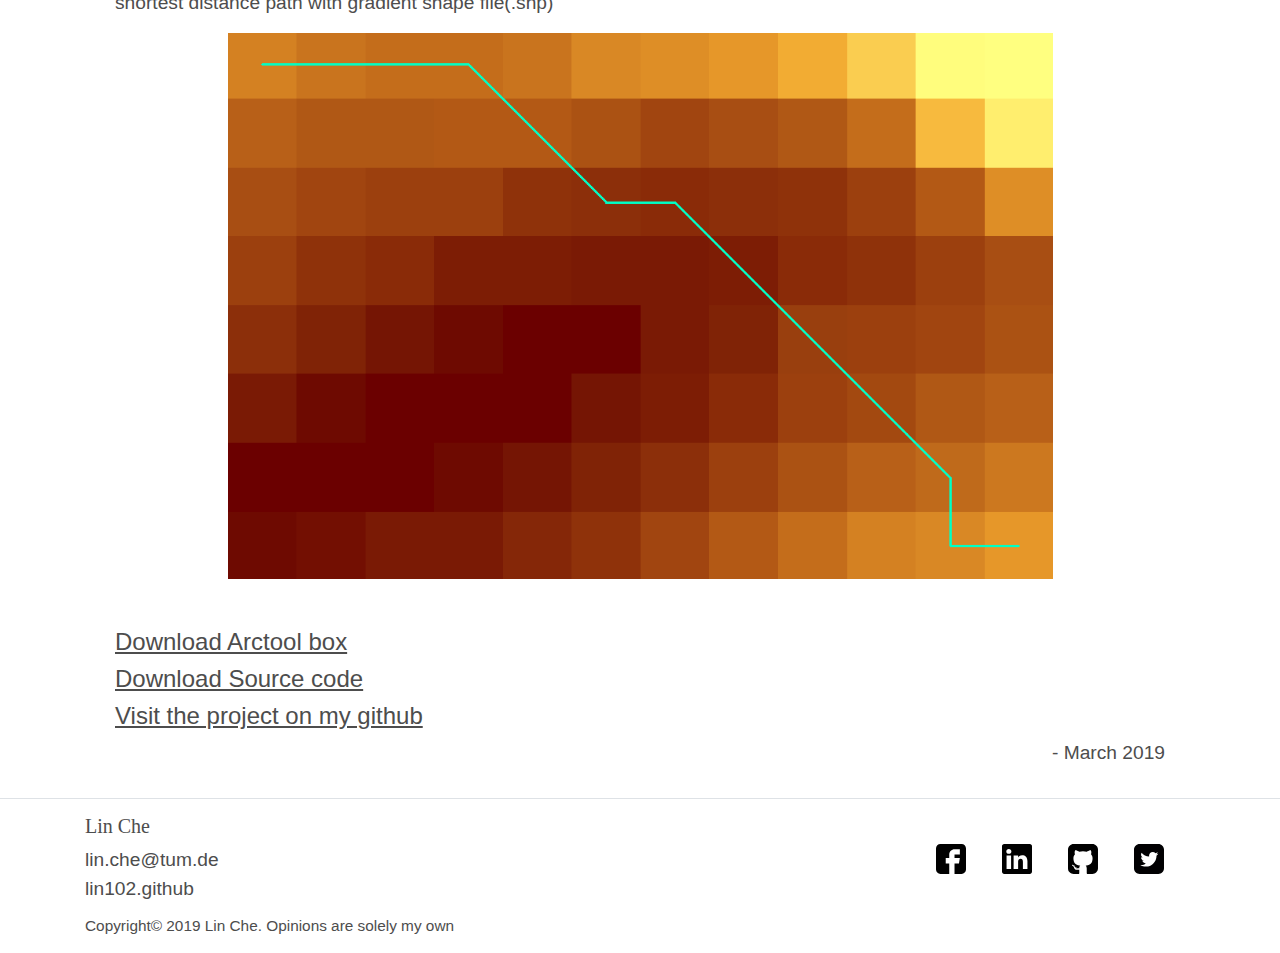
<file: projects/smoothpath/smoothpath.html>
<!doctype html>
<html lang="en">
  <head>
    <!-- Required meta tags -->
    <meta charset="utf-8">
    <meta name="viewport" content="width=device-width, initial-scale=1, shrink-to-fit=no">
    <link rel="icon" href="../../img/lin.png">
    <!-- Bootstrap CSS -->
    <link rel="stylesheet" href="https://stackpath.bootstrapcdn.com/bootstrap/4.3.1/css/bootstrap.min.css" integrity="sha384-ggOyR0iXCbMQv3Xipma34MD+dH/1fQ784/j6cY/iJTQUOhcWr7x9JvoRxT2MZw1T" crossorigin="anonymous">

    <title>Lin Che</title>
    <link rel="stylesheet" href="../../css/lin_website.css">
  </head>
  <body>
  	
	<div class="container">
	
	<!--Header fixed navigation bar-->
	<nav class="row navbar fixed-top navbar-expand-sm border-bottom">

	  <div class="container">
	  <a class="navbar-brand website-name" href="../../index.html">Lin Che</a>
	  
	  <!-- Toggler/collapsibe Button -->
      <button class="navbar-toggler" type="button" data-toggle="collapse" data-target="#navbarNav" aria-controls="navbarNav" aria-expanded="false" aria-label="Toggle navigation">
        <span class="navbar-toggler-icon"></span>
      </button>
      
      <!-- Navbar links -->
	  <div class="collapse navbar-collapse nav-links" id="navbarNav">
	    <ul class="navbar-nav">
	      <li class="nav-item active">
	        <a class="nav-link" href="../../index.html">Portfolio</a>
	      </li>
	      <li class="nav-item">
	        <a class="nav-link" href="#">Blog</a>
	      </li>
	      <li class="nav-item">
	        <a class="nav-link" href="../../about.html">About <span class="sr-only">(current)</span></a>
	      </li>
	    </ul>
	  </div>
	  </div>
	  
	</nav>
	
	
  	<!--main body part-->
  	<div class="container mainbody-container">
	  <div class="col-12 col-sm-12 col-md-12 col-lg-12 col-xl-12"> 
	  	<h2 class="text-center project-title" > 
	  		<a href="https://github.com/lin102/smooth-shortest-path" > Smooth Path Algorithm </a>
	  	</h2>
	  </div>	
	  <div class="col-12 col-sm-12 col-md-12 col-lg-12 col-xl-12"> 
	  	 <img src="smoothpath.png" alt="Smooth Path Algorithm" class="img-fluid center-block project-image">
	  	<h4 class="project-subtitle">Demand</h4>
	  	<p>As known to us all, there are many terrific, well-developed shortest path algorithms. However, in reality, there are always more factors need to be taken into consideration. For instance, when a railway route is being planned and designing before construction, the route between the departure point and destination not only needs to be short but also need to be “smooth” which means the whole route need to be constantly under a certain gradient so the train could run safely.
			This algorithm is designed to solve this kind of problems.
        </p>
        <br>
        
        <h4 class="project-subtitle">Algorithm description</h4>
        <p> 
			The basic idea is adding a gradient constraint to the Dijkstra algorithm.<br>
			The data is a TIFF DEM raster image containing the geographic coordinates and elevation.<br>
			The output is a polyline shapefile (.shp) if it exists.
         </p>
         <br>
         
         <h4 class="project-subtitle">Implementation and challenges</h4>
         <p>
			<h6>1. Abstract DEM TIFF to graph</h6>
			The shortest path algorithm should be implemented in a graph. My workflow is:<br>
			a.    Transfer TIFF raster to a numpy array<br>
			b.    Each cell has 8 connecting nodes except cells around the border (validation). [3 *3] mask.<br>
			c.    The transform from raster to an array will lose the geographic coordinates information. So deriving a coordinates array for distance comparison is necessary. (using Haversine formula)<br>
			<br>
			<h6>2. Break condition of the Loop</h6>
			If there is no gradient constraint, the break condition could be all the cells are visited and the algorithm outputs global shortest paths for every pair of points in this graph.<br>
			Since taking the gradient into consideration, you can not know if the start point or end point will be visited or not. So you cannot know how the final visited array would look like then there is no way to break the loop. (I still cannot think of a good way of finding the shortest path for every pair of points in the graph). <br>
			Fortunately, in our case, I only need to find the shortest path for the given pair of points. It would make the condition much easier and more effective. <br>
			The condition is when the endpoint is visited the loop can break, also even the endpoint is not visited but there is no node can be visited, break! which means that based on the given start and end point and the gradient threshold there is no path meet the requirement of the user. Give an error message to inform the user to try other parameters.<br>
			<br>
			<h6>3. Time and space complexity</h6>
			by changing the break condition to if find the endpoint improved the efficiency of this algorithm a little bit. However, due to the 2-dimension searching and the characteristic of the geographic path the time complexity of this algorithm is still O(n^2).<br>
			Any advice about improving this algorithm is more than welcomed.
         </p>
         <br>
         
         <h4 class="project-subtitle">Input data</h4>
         <p>STRM DEM TIFF image</p>
	  	 <img src="DEM.png" alt="DEM" class="img-fluid center-block project-image">
         <br>
         
         <h4 class="project-subtitle">Arctool box</h4>
         <p>shortest distance path with gradient</p>
	  	 <img src="arctoolbox.png" alt="arctool box" class="img-fluid center-block project-image"> 
         <br>
         
         <h4 class="project-subtitle">Output</h4>
         <p>shortest distance path with gradient shape file(.shp)</p>
         <img src="output.png" alt="output shapefile" class="img-fluid center-block project-image">
         <br>
         
         
         <a href="Path calculation tools.zip" class="downloadable"> 
         	<h4>Download Arctool box</h4>
         </a>	
         <a href="SSPath.zip" class="downloadable"> 
         	<h4>Download Source code</h4>
         </a>
         <a href="https://github.com/lin102/smooth-shortest-path" class="downloadable"> 
         	<h4>Visit the project on my github</h4>
         </a>
         <p class="text-right">- March 2019</p>
	  </div>
  	
  	</div>
  	

  	</div>
  	
  	
    <!--footer-->
  	<footer class="footer border-top">
  		<div class="container">
  		<div class="row">	
  		<div class="col-12 col-sm-12 col-md-12 col-lg-6 col-xl-6"> 
  		  <h5 class="website-name">Lin Che</h5>
  		  <a href="mailto:lin.che@tum.de">lin.che@tum.de</a>
  		  <br>
  		  <a href="https://github.com/lin102">lin102.github</a>
        </div>
       
        <div class="col-12 col-sm-12 col-md-12 col-lg-6 col-xl-6">    
	        <div class="social">			
						<ul>
						<li class="facebook"><a href="https://www.facebook.com/linche102">Facebook</a></li>
						<li class="linkedin"><a href="https://www.linkedin.com/in/linche/">LinkedIn</a></li>
						<li class="github"><a href="https://github.com/lin102">Github</a></li>
						<li class="twitter"><a href="https://twitter.com/linche102">Twitter</a></li>


						</ul>		
			    </div>
        </div>
        
        <div class="col-12 col-sm-12 col-md-12 col-lg-12 col-xl-12"> 
        	<p class="copyright">
        	 Copyright© 2019 Lin Che. Opinions are solely my own
        	</p>
        </div>	
        
       </div>
  		</div>
  	</footer>  	
  	
    <!-- Optional JavaScript -->
    <!-- jQuery first, then Popper.js, then Bootstrap JS -->
    <script src="https://code.jquery.com/jquery-3.3.1.slim.min.js" integrity="sha384-q8i/X+965DzO0rT7abK41JStQIAqVgRVzpbzo5smXKp4YfRvH+8abtTE1Pi6jizo" crossorigin="anonymous"></script>
    <script src="https://cdnjs.cloudflare.com/ajax/libs/popper.js/1.14.7/umd/popper.min.js" integrity="sha384-UO2eT0CpHqdSJQ6hJty5KVphtPhzWj9WO1clHTMGa3JDZwrnQq4sF86dIHNDz0W1" crossorigin="anonymous"></script>
    <script src="https://stackpath.bootstrapcdn.com/bootstrap/4.3.1/js/bootstrap.min.js" integrity="sha384-JjSmVgyd0p3pXB1rRibZUAYoIIy6OrQ6VrjIEaFf/nJGzIxFDsf4x0xIM+B07jRM" crossorigin="anonymous"></script>
  </body>
</html>
</file>
<file: css/lin_website.css>
body {
      font: "Helvetica Neue",Helvetica,Arial,sans-serif;
      color: #4d4d4d;
      font-size: 1.2rem;
    }
    a {
	    color: #4d4d4d;
	    background-color: transparent;
	}	
	a:hover{
		color: #999;
		text-decoration: none;
	}
	.website-name{
		font-family: romain_headlineregular,Times,serif;
	}
    .selector-for-some-widget {
         box-sizing: content-box;
     }
     .nav-container{
     	margin-left: auto;
     	margin-right: auto;
     }
     .navbar{
     	background: #fff;
     }
     .navbar-nav{
     	margin-left: auto;
     }
     .navbar-toggler{
     	margin-left: auto;
     }
     .thumbnails-container {
     	margin-top: 56px;
     	padding-top: 15px;
     	
     }
     .mainbody-container {
     	margin-top: 56px;
     	padding-top: 15px;
     	padding-bottom: 15px;
     }
     .thumb-img{
     	transition: opacity 0.7s;
     }
     .thumb-img:hover{
     	opacity: 0.7;
     }
     .center-block{
     	display: block;
     	margin-left: auto;
     	margin-right: auto;
     }
     .thumb-title{
	    font-family: romain_headlineregular,Times,serif;
	    font-size: 20px;
	    text-align: center;
	    margin-top: 10px;
	    margin-bottom: 50px;
	    color: rgba(70,70,70,1);
	    font-weight: 400;
     }

     .footer{
     	margin-left: 0px;
     	margin-right: 0px;
     	padding-top: 15px;
     }
     .navbar-brand{
     	display: flex;
     }
     .social{
      display: flex;
      justify-content: flex-end;
      margin-top: 30px;
     }
     .social ul {
	    margin: 0;
	    padding: 0;
      }
     .social li{
     	list-style:none; 
			margin: 0 1.6em 0 0;
			display: inline-block;
     }
     .social li a {
	    background-position: top left;
	    background-repeat: no-repeat;
	    display: block;
	    text-indent: -9999px;
	    transition: opacity 0.5s;
		}
	.social li a:hover{
    opacity:.6;
	}
	.social li.facebook a {
    width: 30px;
    height: 30px;
    background-image: url(../img/facebook_icon.svg);
    background-size:100% auto; 
	background-repeat: no-repeat; 
    }
    .social li.linkedin a {
	    width: 30px;
	    height: 30px;
	    background-image: url(../img/linkedin_icon.svg);
	    background-size: 100% auto; 
		background-repeat: no-repeat; 
    }
    .social li.github a {
	    width: 30px;
	    height: 30px;
	    background-image: url(../img/github_icon.svg);
	    background-size: 100% auto; 
		background-repeat: no-repeat; 
    }
    .social li.twitter a {
	    width: 30px;
	    height: 30px;
	    background-image: url(../img/twitter_icon.svg);
	    background-size: 100% auto; 
		background-repeat: no-repeat; 
    }
    .copyright{
    	margin-top: 10px;
    	font-size: 80%;
    }
    .profile-image{
    	opacity: 0.9;
    	max-width: 40%;
    }
    .project-title{
    	margin-top: 30px;
    	margin-bottom: 30px;
    	font-weight: 700;
    }
    .project-subtitle{
    	font-weight:700;
    }
   .project-image{
    	
    	margin-bottom: 20px;
    }
    .downloadable{
    	text-decoration: underline;
    }
    .downloadable:hover{
    	text-decoration: underline;
    }
    .about-text{
    	margin-top: 30px;
    	font-size: 1rem;
    	font-weight: 500;
    	color: #6c757d;
    }
    .about-link{
    	text-decoration: underline;
    	color: #6c757d;
    }
    @media only screen and (max-width:720px ) {
   	 .social{
	      display: flex;
	      justify-content: flex-start;
	      margin-top: 10px;
     }
 	   
    }
</file>
<file: projects/genderincome/income.css>
.map {
    width: 100%;
    min-height: 512px;
    border: 1px solid #dddddd;
    background-color:rgba(169,219,216,1);
}
.map path {
    cursor: pointer;
    stroke: #455A64;
    stroke-width: 0.8;
    stroke-linejoin: bevel;
}
.map path.active {
    stroke-width: 2.0;
    stroke: #F44336;
}
.map path.mouseover{
	fill:#FFEB3B;
}
.map circle {
    fill: none;
    pointer-events: none;
    stroke: #000000;
    stroke-width: 1;
    stroke-opacity: 0.5;
}
#legend {
    padding: 1.5em 0 0 1.5em;
}

li.key {
    border-top-width: 15px;
    border-top-style: solid;
    font-size: .75em;
    width: 10%;
    padding-left: 0;
    padding-right: 0;
}
</file>
